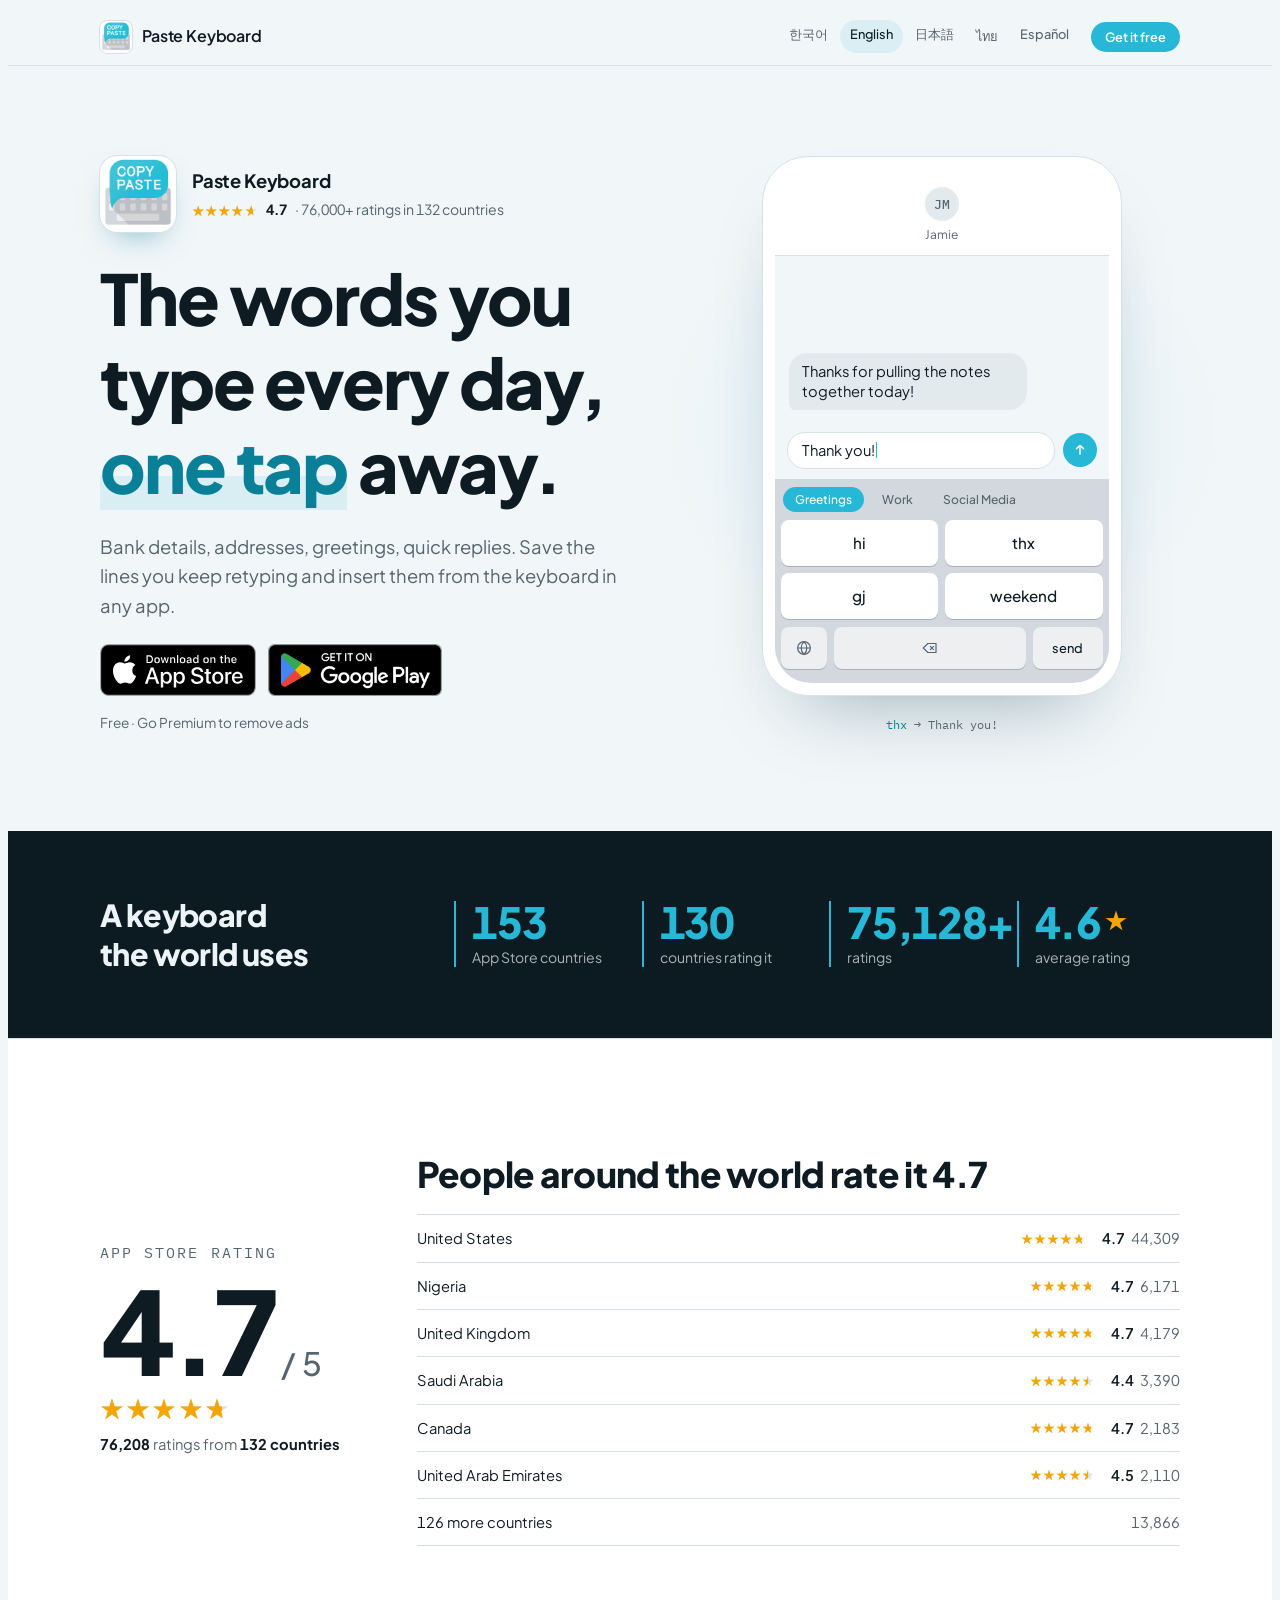
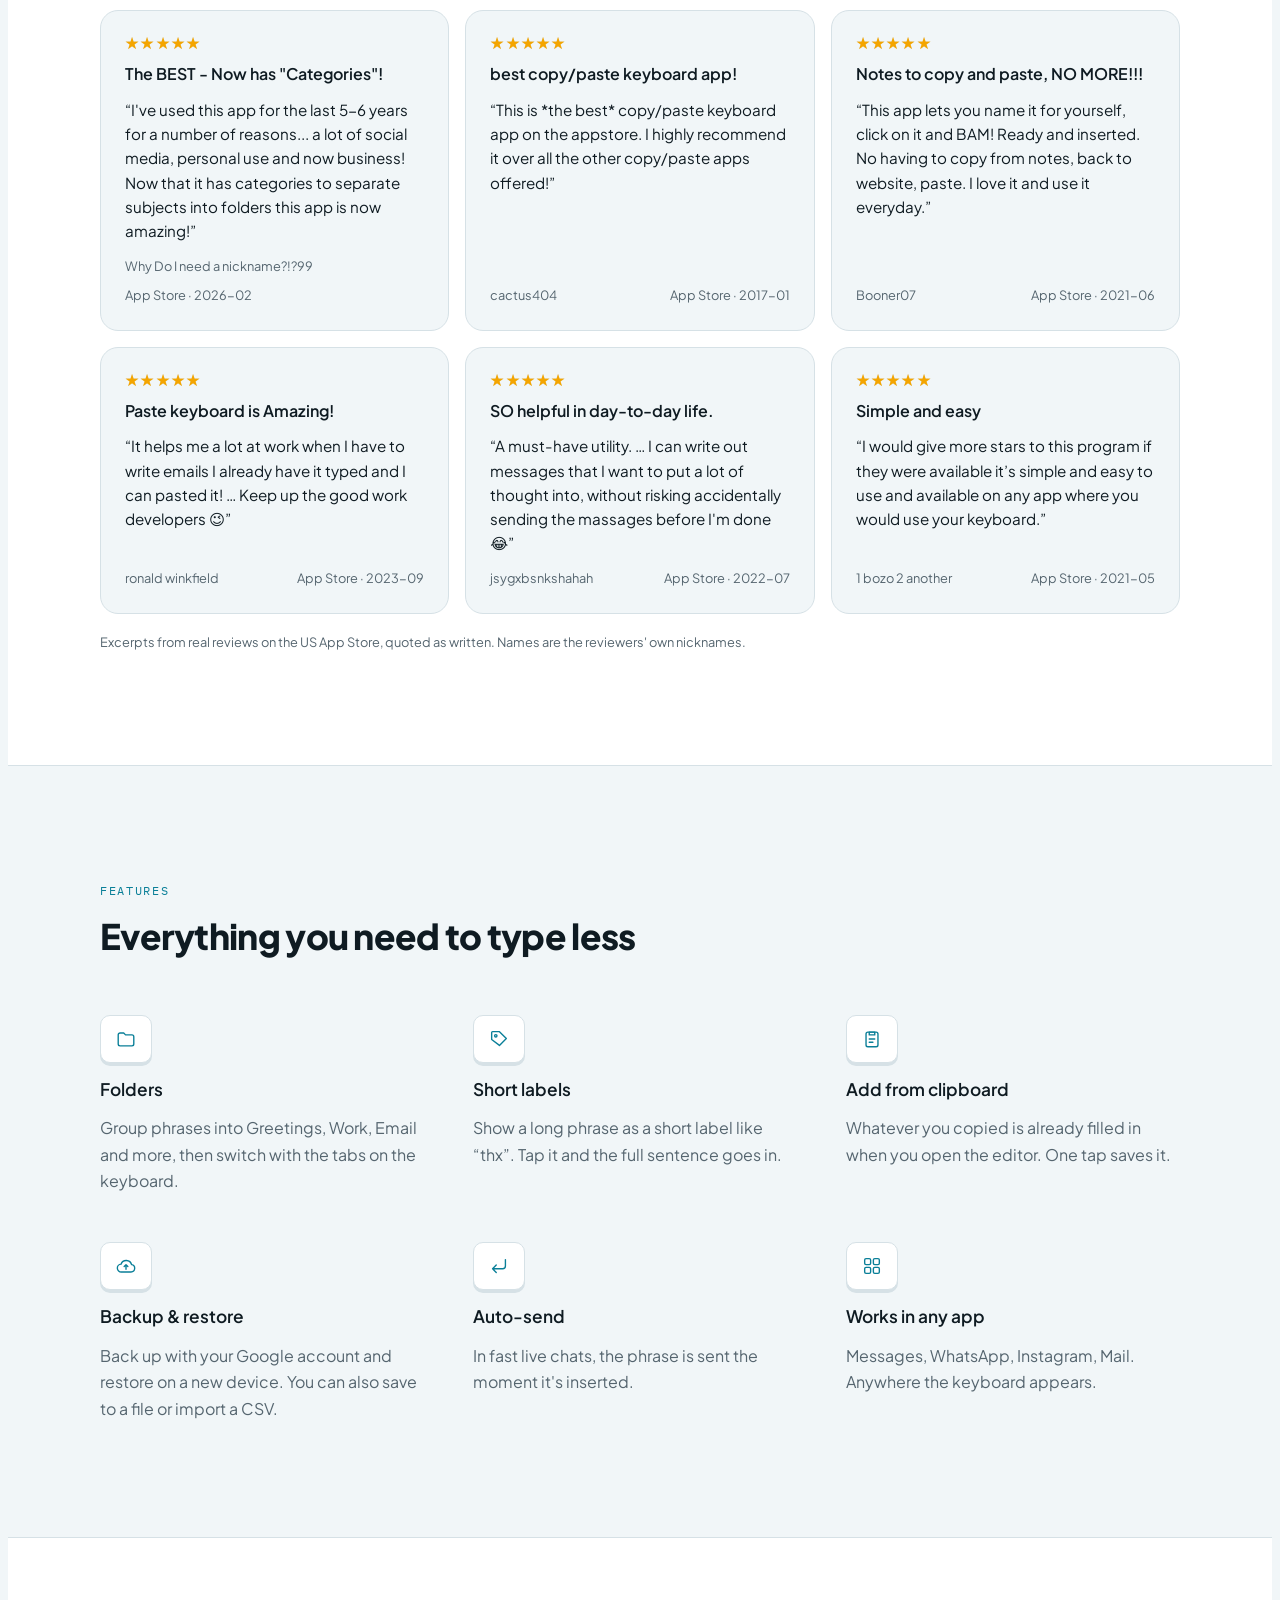
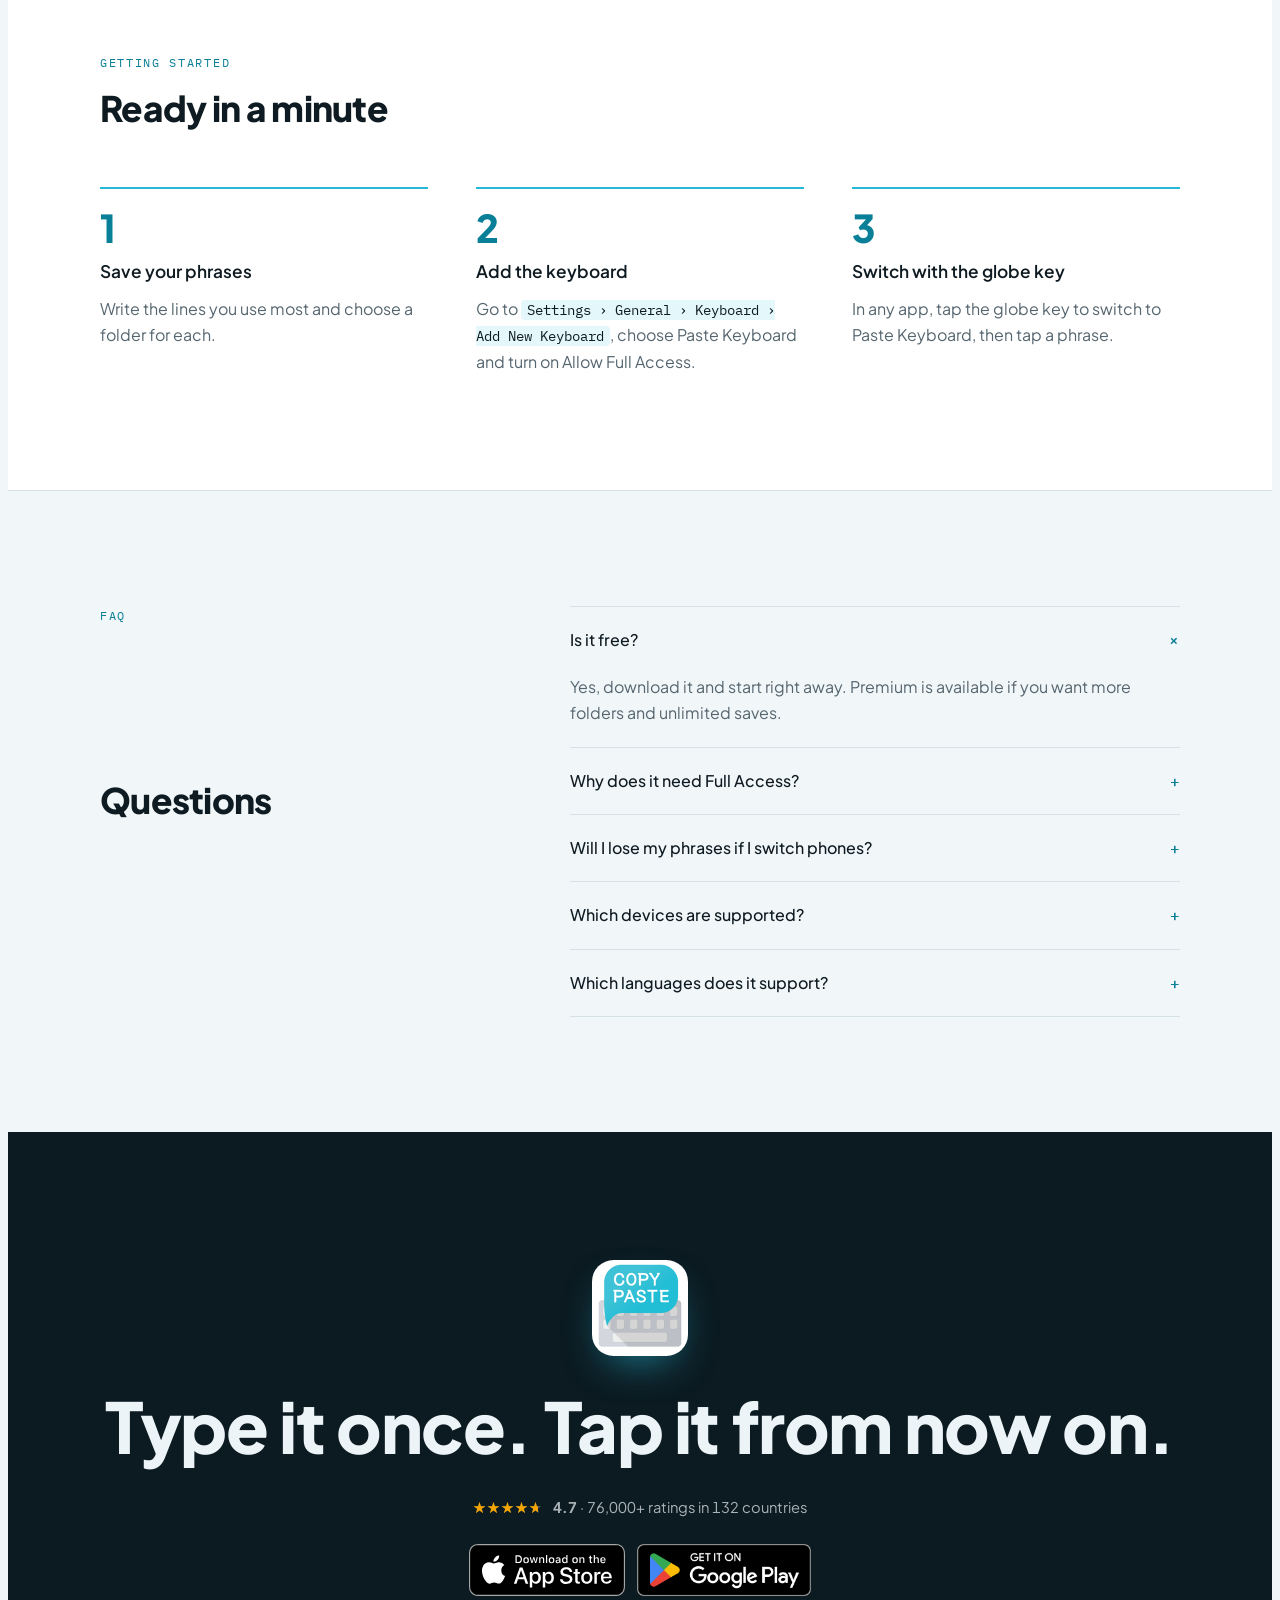
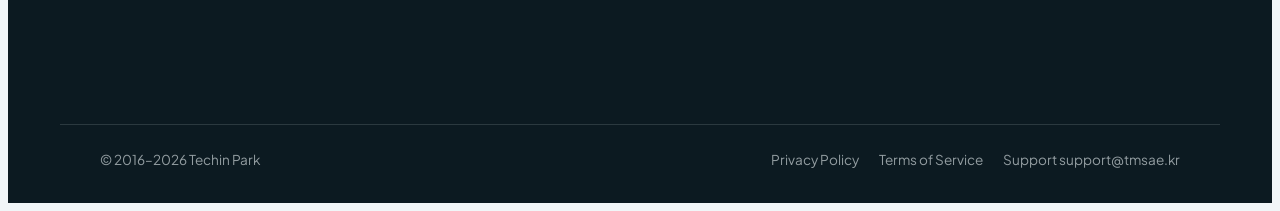
<file: index.html>
<!doctype html>
<html lang="en">
<head>
<meta charset="utf-8">
<meta name="viewport" content="width=device-width, initial-scale=1">
<title>Paste Keyboard | Insert saved phrases with one tap (iPhone &amp; Android)</title>
<meta name="description" content="Save the phrases you type every day and insert them from the keyboard in any app. Rated 4.7 from 76,000+ App Store ratings across 132 countries. Free.">
<link rel="alternate" hreflang="ko" href="https://pastekeyboard.com/ko/">
<link rel="alternate" hreflang="en" href="https://pastekeyboard.com/en/">
<link rel="alternate" hreflang="ja" href="https://pastekeyboard.com/ja/">
<link rel="alternate" hreflang="th" href="https://pastekeyboard.com/th/">
<link rel="alternate" hreflang="es" href="https://pastekeyboard.com/es/">
<link rel="alternate" hreflang="x-default" href="https://pastekeyboard.com/">
<link rel="icon" type="image/png" sizes="32x32" href="/assets/favicon-32.png">
<meta property="og:title" content="Paste Keyboard | Insert saved phrases with one tap (iPhone &amp; Android)">
<meta property="og:description" content="Save the phrases you type every day and insert them from the keyboard in any app. Rated 4.7 from 76,000+ App Store ratings across 132 countries. Free.">
<meta property="og:image" content="https://pastekeyboard.com/og/og-en.png">
<meta name="twitter:card" content="summary_large_image">
<script>
  (function () {
    var langs = ["ko","en","ja","th","es"];
    var pick = (navigator.languages || [navigator.language || "en"]).map(function (l) { return l.slice(0, 2).toLowerCase(); }).find(function (l) { return langs.indexOf(l) >= 0; });
    location.replace("/" + (pick || "en") + "/");
  })();
</script>
</head>
<body style="font-family: system-ui, sans-serif; padding: 40px 16px; text-align: center;">
<p><a href="/ko/" hreflang="ko" lang="ko">한국어</a> · <a href="/en/" hreflang="en" lang="en">English</a> · <a href="/ja/" hreflang="ja" lang="ja">日本語</a> · <a href="/th/" hreflang="th" lang="th">ไทย</a> · <a href="/es/" hreflang="es" lang="es">Español</a></p>
</body>
</html>
</file>
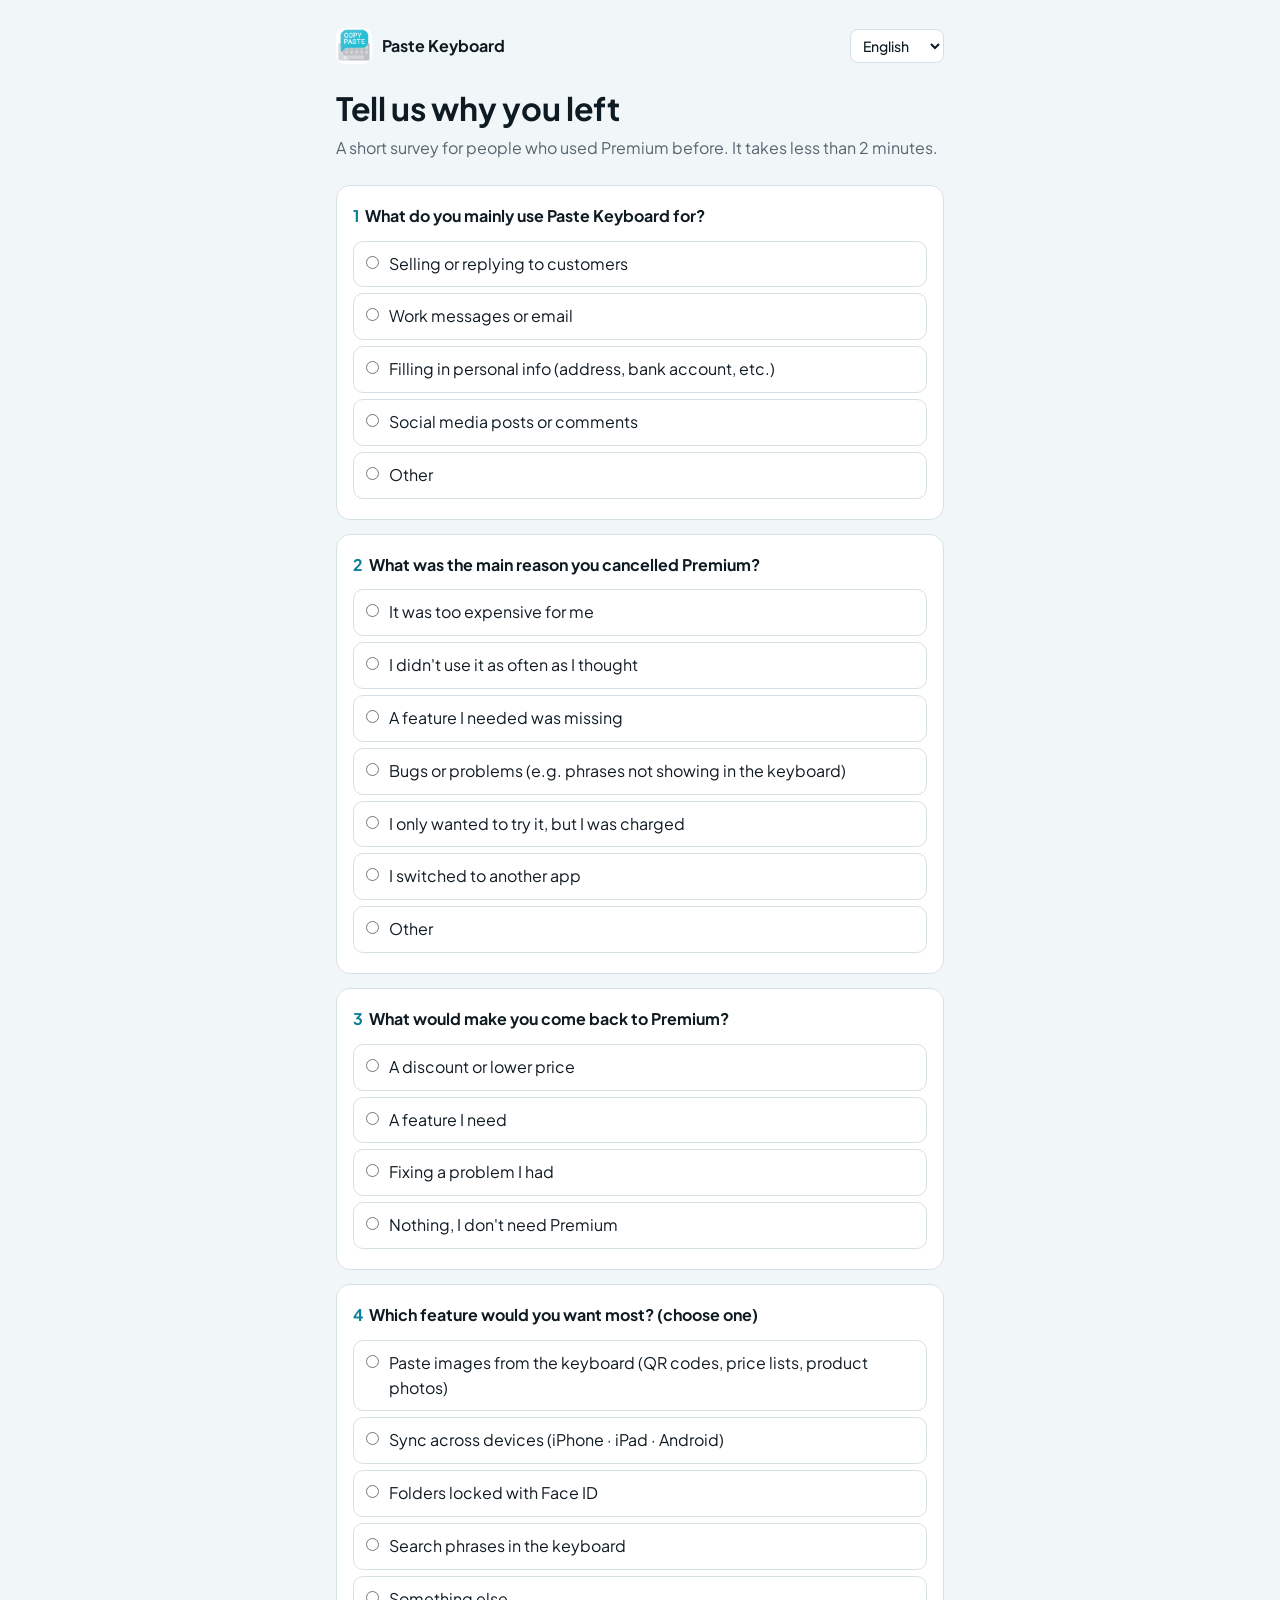
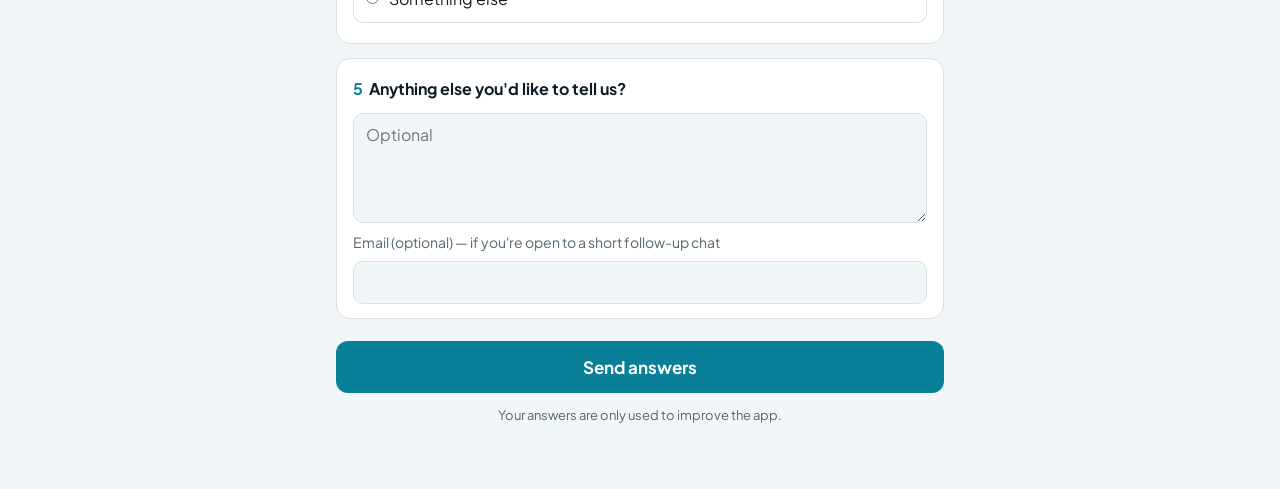
<file: churn-survey/index.html>
<!doctype html>
<html lang="en">
<head>
<meta charset="utf-8">
<meta name="viewport" content="width=device-width, initial-scale=1">
<meta name="robots" content="noindex">
<script async src="https://www.googletagmanager.com/gtag/js?id=G-1QGC8KQCWV"></script>
<script>window.dataLayer=window.dataLayer||[];function gtag(){dataLayer.push(arguments);}gtag("js",new Date());gtag("config","G-1QGC8KQCWV");</script>
<title>Paste Keyboard Survey</title>
<link rel="icon" href="/assets/favicon-32.png">
<link rel="preconnect" href="https://fonts.googleapis.com">
<link rel="preconnect" href="https://fonts.gstatic.com" crossorigin>
<link rel="stylesheet" href="https://fonts.googleapis.com/css2?family=Plus+Jakarta+Sans:wght@400;500;600;700;800&family=Noto+Sans+Thai:wght@400;500;700&display=swap">
<style>
:root {
  --paper: #F1F6F8;
  --surface: #FFFFFF;
  --ink: #0F1B22;
  --muted: #55656F;
  --line: #D6E1E6;
  --cyan: #26B8D6;
  --cyan-deep: #0A7F98;
  --cyan-wash: rgba(38, 184, 214, .12);
  --danger: #C2410C;
  --font: "Plus Jakarta Sans", "Noto Sans Thai", system-ui, -apple-system, "Apple SD Gothic Neo", "Hiragino Sans", "Segoe UI", sans-serif;
}
@media (prefers-color-scheme: dark) {
  :root:not([data-theme="light"]) {
    color-scheme: dark;
    --paper: #091217;
    --surface: #111D24;
    --ink: #E9F1F4;
    --muted: #93A6B0;
    --line: #20313A;
    --cyan: #3CC8E2;
    --cyan-deep: #62D4EA;
    --cyan-wash: rgba(60, 200, 226, .13);
    --danger: #FB923C;
  }
}
:root[data-theme="dark"] {
  color-scheme: dark;
  --paper: #091217;
  --surface: #111D24;
  --ink: #E9F1F4;
  --muted: #93A6B0;
  --line: #20313A;
  --cyan: #3CC8E2;
  --cyan-deep: #62D4EA;
  --cyan-wash: rgba(60, 200, 226, .13);
  --danger: #FB923C;
}
* { box-sizing: border-box; }
html { -webkit-text-size-adjust: 100%; }
body {
  margin: 0;
  background: var(--paper);
  color: var(--ink);
  font: 400 1rem/1.55 var(--font);
}
.wrap { max-width: 640px; margin: 0 auto; padding: 28px 16px 64px; }
header { display: flex; align-items: center; justify-content: space-between; gap: 12px; margin-bottom: 24px; }
.mark { display: flex; align-items: center; gap: 10px; font-weight: 700; }
.mark img { width: 36px; height: 36px; border-radius: 9px; }
select.lang {
  font: 500 .875rem var(--font); color: var(--ink); background: var(--surface);
  border: 1px solid var(--line); border-radius: 8px; padding: 6px 8px;
}
h1 { font-size: clamp(1.5rem, 1.2rem + 1.4vw, 2rem); line-height: 1.25; margin: 0 0 8px; letter-spacing: -.01em; }
.lead { color: var(--muted); margin: 0 0 24px; }
fieldset {
  border: 1px solid var(--line); border-radius: 14px; background: var(--surface);
  margin: 0 0 14px; padding: 18px 16px 14px;
}
legend { padding: 0; float: left; width: 100%; font-weight: 700; margin-bottom: 12px; }
legend .n { color: var(--cyan-deep); margin-right: 6px; }
legend + * { clear: both; }
.opt {
  display: flex; align-items: flex-start; gap: 10px; padding: 10px 12px; margin: 0 0 6px;
  border: 1px solid var(--line); border-radius: 10px; cursor: pointer;
}
.opt:has(input:checked) { border-color: var(--cyan); background: var(--cyan-wash); }
.opt input { margin: 4px 0 0; accent-color: var(--cyan-deep); flex: none; }
.scale { display: grid; grid-template-columns: repeat(5, 1fr); gap: 6px; }
.scale label {
  display: flex; align-items: center; justify-content: center; min-height: 44px;
  border: 1px solid var(--line); border-radius: 10px; font-weight: 700; cursor: pointer;
}
.scale label:has(input:checked) { border-color: var(--cyan); background: var(--cyan-wash); color: var(--cyan-deep); }
.scale input { position: absolute; opacity: 0; pointer-events: none; }
.scale label:has(input:focus-visible) { outline: 2px solid var(--cyan); outline-offset: 2px; }
.scale-ends { display: flex; justify-content: space-between; color: var(--muted); font-size: .8125rem; margin-top: 6px; gap: 12px; }
input[type="text"], input[type="email"], textarea {
  width: 100%; font: 400 1rem var(--font); color: var(--ink); background: var(--paper);
  border: 1px solid var(--line); border-radius: 10px; padding: 10px 12px;
}
textarea { min-height: 110px; resize: vertical; }
input:focus-visible, textarea:focus-visible, select:focus-visible, button:focus-visible { outline: 2px solid var(--cyan); outline-offset: 2px; }
.other-text { margin-top: 4px; }
.hint { color: var(--muted); font-size: .875rem; margin: 6px 0 0; }
.err { color: var(--danger); font-size: .875rem; margin: 6px 0 0; display: none; }
fieldset.invalid { border-color: var(--danger); }
fieldset.invalid .err { display: block; }
button[type="submit"] {
  width: 100%; min-height: 52px; border: 0; border-radius: 12px; cursor: pointer;
  background: var(--cyan-deep); color: #fff; font: 700 1.0625rem var(--font); margin-top: 8px;
}
:root[data-theme="dark"] button[type="submit"] { color: #062029; }
@media (prefers-color-scheme: dark) { :root:not([data-theme="light"]) button[type="submit"] { color: #062029; } }
button[disabled] { opacity: .6; cursor: default; }
.privacy { color: var(--muted); font-size: .8125rem; text-align: center; margin: 12px 0 0; }
.form-error { color: var(--danger); text-align: center; margin: 10px 0 0; display: none; }
.thanks { display: none; text-align: center; padding: 48px 8px; }
.thanks .check {
  width: 64px; height: 64px; border-radius: 50%; margin: 0 auto 16px; display: grid; place-items: center;
  background: var(--cyan-wash); color: var(--cyan-deep); font-size: 32px; font-weight: 800;
}
.hidden { display: none; }
</style>
</head>
<body>
<div class="wrap">
  <header>
    <div class="mark"><img src="/assets/icon-192.png" alt=""><span data-i18n="app">Paste Keyboard</span></div>
    <select class="lang" id="lang" aria-label="Language">
      <option value="en">English</option>
      <option value="th">ไทย</option>
      <option value="ko">한국어</option>
      <option value="ja">日本語</option>
      <option value="es">Español</option>
      <option value="zh-Hant">繁體中文</option>
    </select>
  </header>

  <main id="survey">
    <h1 data-i18n="title">Tell us why you left</h1>
    <p class="lead" data-i18n="lead">A short survey for people who used Premium before. It takes less than 2 minutes.</p>

    <form name="churn-survey" method="POST" data-netlify="true" netlify-honeypot="bot-field" novalidate>
      <input type="hidden" name="form-name" value="churn-survey">
      <input type="hidden" name="lang" value="en">
      <input type="hidden" name="src" value="">
      <p class="hidden"><label>Leave empty <input name="bot-field"></label></p>

      <fieldset data-required="usage">
        <legend><span class="n">1</span><span data-i18n="q1">What do you mainly use Paste Keyboard for?</span></legend>
        <label class="opt"><input type="radio" name="usage" value="selling"><span data-i18n="q1_selling">Selling or replying to customers</span></label>
        <label class="opt"><input type="radio" name="usage" value="work"><span data-i18n="q1_work">Work messages or email</span></label>
        <label class="opt"><input type="radio" name="usage" value="personal"><span data-i18n="q1_personal">Filling in personal info (address, bank account, etc.)</span></label>
        <label class="opt"><input type="radio" name="usage" value="social"><span data-i18n="q1_social">Social media posts or comments</span></label>
        <label class="opt"><input type="radio" name="usage" value="other"><span data-i18n="other">Other</span></label>
        <p class="err" data-i18n="required">Please answer this question.</p>
      </fieldset>

      <fieldset data-required="reason">
        <legend><span class="n">2</span><span data-i18n="q2">What was the main reason you cancelled Premium?</span></legend>
        <label class="opt"><input type="radio" name="reason" value="price"><span data-i18n="r_price">It was too expensive for me</span></label>
        <label class="opt"><input type="radio" name="reason" value="not_often"><span data-i18n="r_not_often">I didn't use it as often as I thought</span></label>
        <label class="opt"><input type="radio" name="reason" value="missing_feature"><span data-i18n="r_missing">A feature I needed was missing</span></label>
        <label class="opt"><input type="radio" name="reason" value="bug"><span data-i18n="r_bug">Bugs or problems (e.g. phrases not showing in the keyboard)</span></label>
        <label class="opt"><input type="radio" name="reason" value="trial_charge"><span data-i18n="r_trial">I only wanted to try it, but I was charged</span></label>
        <label class="opt"><input type="radio" name="reason" value="switched"><span data-i18n="r_switched">I switched to another app</span></label>
        <label class="opt"><input type="radio" name="reason" value="other"><span data-i18n="other">Other</span></label>
        <input class="other-text hidden" type="text" name="reason_other" disabled maxlength="200" data-i18n-placeholder="reason_other_ph" placeholder="What was the reason?">
        <p class="err" data-i18n="required">Please answer this question.</p>
      </fieldset>

      <fieldset data-required="comeback">
        <legend><span class="n">3</span><span data-i18n="q3c">What would make you come back to Premium?</span></legend>
        <label class="opt"><input type="radio" name="comeback" value="discount"><span data-i18n="c_discount">A discount or lower price</span></label>
        <label class="opt"><input type="radio" name="comeback" value="feature"><span data-i18n="c_feature">A feature I need</span></label>
        <label class="opt"><input type="radio" name="comeback" value="bug_fix"><span data-i18n="c_fix">Fixing a problem I had</span></label>
        <label class="opt"><input type="radio" name="comeback" value="nothing"><span data-i18n="c_nothing">Nothing, I don't need Premium</span></label>
        <p class="err" data-i18n="required">Please answer this question.</p>
      </fieldset>

      <fieldset data-required="feature">
        <legend><span class="n">4</span><span data-i18n="q3">Which feature would you want most? (choose one)</span></legend>
        <label class="opt"><input type="radio" name="feature" value="image_paste"><span data-i18n="q3_image">Paste images from the keyboard (QR codes, price lists, product photos)</span></label>
        <label class="opt"><input type="radio" name="feature" value="sync"><span data-i18n="q3_sync">Sync across devices (iPhone · iPad · Android)</span></label>
        <label class="opt"><input type="radio" name="feature" value="lock_folder"><span data-i18n="q3_lock">Folders locked with Face ID</span></label>
        <label class="opt"><input type="radio" name="feature" value="keyboard_search"><span data-i18n="q3_search">Search phrases in the keyboard</span></label>
        <label class="opt"><input type="radio" name="feature" value="other"><span data-i18n="q3_other">Something else</span></label>
        <input class="other-text hidden" type="text" name="feature_other" disabled maxlength="200" data-i18n-placeholder="q3_other_ph" placeholder="Which feature?">
        <p class="err" data-i18n="required">Please answer this question.</p>
      </fieldset>

      <fieldset>
        <legend><span class="n">5</span><span data-i18n="q5">Anything else you'd like to tell us?</span></legend>
        <textarea name="comment" maxlength="2000" data-i18n-placeholder="q5_ph" placeholder="Optional"></textarea>
        <label for="email" class="hint" data-i18n="email">Email (optional) — if you're open to a short follow-up chat</label>
        <input id="email" type="email" name="email" maxlength="200" autocomplete="email" style="margin-top:6px">
      </fieldset>

      <button type="submit" data-i18n="submit">Send answers</button>
      <p class="form-error" data-i18n="send_error">Couldn't send. Please try again.</p>
      <p class="privacy" data-i18n="privacy">Your answers are only used to improve the app.</p>
    </form>
  </main>

  <section class="thanks" id="thanks" aria-live="polite">
    <div class="check">✓</div>
    <h1 data-i18n="thanks_title">Thank you!</h1>
    <p class="lead" data-i18n="thanks_body">Your answers help us make Paste Keyboard better.</p>
  </section>
</div>

<script>
(function () {
  var T = {
    "en": {
      app: "Paste Keyboard",
      q1: "What do you mainly use Paste Keyboard for?",
      q1_selling: "Selling or replying to customers",
      q1_work: "Work messages or email",
      q1_personal: "Filling in personal info (address, bank account, etc.)",
      q1_social: "Social media posts or comments",
      other: "Other",
      q3: "Which feature would you want most? (choose one)",
      q3_image: "Paste images from the keyboard (QR codes, price lists, product photos)",
      q3_sync: "Sync across devices (iPhone · iPad · Android)",
      q3_lock: "Folders locked with Face ID",
      q3_search: "Search phrases in the keyboard",
      q3_other: "Something else",
      q3_other_ph: "Which feature?",
      q5_ph: "Optional",
      email: "Email (optional) — if you're open to a short follow-up chat",
      submit: "Send answers",
      sending: "Sending…",
      send_error: "Couldn't send. Please try again.",
      required: "Please answer this question.",
      privacy: "Your answers are only used to improve the app.",
      thanks_title: "Thank you!",
      title: "Tell us why you left",
      lead: "A short survey for people who used Premium before. It takes less than 2 minutes.",
      q2: "What was the main reason you cancelled Premium?",
      r_price: "It was too expensive for me",
      r_not_often: "I didn't use it as often as I thought",
      r_missing: "A feature I needed was missing",
      r_bug: "Bugs or problems (e.g. phrases not showing in the keyboard)",
      r_trial: "I only wanted to try it, but I was charged",
      r_switched: "I switched to another app",
      reason_other_ph: "What was the reason?",
      q3c: "What would make you come back to Premium?",
      c_discount: "A discount or lower price",
      c_feature: "A feature I need",
      c_fix: "Fixing a problem I had",
      c_nothing: "Nothing, I don't need Premium",
      q5: "Anything else you'd like to tell us?",
      thanks_body: "Your answers help us make Paste Keyboard better."
    },
    "th": {
      app: "Paste Keyboard",
      q1: "คุณใช้ Paste Keyboard ทำอะไรเป็นหลัก?",
      q1_selling: "ขายของ หรือตอบแชทลูกค้า",
      q1_work: "ข้อความหรืออีเมลเกี่ยวกับงาน",
      q1_personal: "กรอกข้อมูลส่วนตัว (ที่อยู่ เลขบัญชี ฯลฯ)",
      q1_social: "โพสต์หรือคอมเมนต์ในโซเชียล",
      other: "อื่น ๆ",
      q3: "ฟีเจอร์ไหนที่คุณอยากได้มากที่สุด? (เลือก 1 ข้อ)",
      q3_image: "วางรูปภาพจากคีย์บอร์ด (QR โค้ด ป้ายราคา รูปสินค้า)",
      q3_sync: "ซิงค์ข้ามอุปกรณ์ (iPhone · iPad · Android)",
      q3_lock: "โฟลเดอร์ที่ล็อกด้วย Face ID",
      q3_search: "ค้นหาข้อความในคีย์บอร์ด",
      q3_other: "อย่างอื่น",
      q3_other_ph: "ฟีเจอร์ที่อยากได้",
      q5_ph: "ไม่บังคับ",
      email: "อีเมล (ไม่บังคับ) หากยินดีให้เราติดต่อเพื่อพูดคุยสั้น ๆ",
      submit: "ส่งคำตอบ",
      sending: "กำลังส่ง…",
      send_error: "ส่งไม่สำเร็จ โปรดลองอีกครั้ง",
      required: "โปรดตอบคำถามนี้",
      privacy: "คำตอบของคุณจะใช้เพื่อปรับปรุงแอปเท่านั้น",
      thanks_title: "ขอบคุณมาก!",
      title: "บอกเราหน่อยว่าทำไมคุณถึงยกเลิก",
      lead: "แบบสอบถามสั้น ๆ สำหรับผู้ที่เคยใช้พรีเมียม ใช้เวลาไม่ถึง 2 นาที",
      q2: "เหตุผลหลักที่คุณยกเลิกพรีเมียมคืออะไร?",
      r_price: "ราคาแพงเกินไปสำหรับฉัน",
      r_not_often: "ไม่ได้ใช้บ่อยอย่างที่คิด",
      r_missing: "ไม่มีฟีเจอร์ที่ต้องการ",
      r_bug: "มีปัญหาหรือข้อผิดพลาด (เช่น ข้อความไม่แสดงในคีย์บอร์ด)",
      r_trial: "แค่อยากลองใช้ แต่ถูกเรียกเก็บเงิน",
      r_switched: "เปลี่ยนไปใช้แอปอื่น",
      reason_other_ph: "เหตุผลคืออะไร?",
      q3c: "อะไรจะทำให้คุณกลับมาใช้พรีเมียมอีกครั้ง?",
      c_discount: "ส่วนลดหรือราคาที่ถูกลง",
      c_feature: "ฟีเจอร์ที่ต้องการ",
      c_fix: "แก้ปัญหาที่เคยเจอ",
      c_nothing: "ไม่มี (ไม่ต้องการพรีเมียม)",
      q5: "มีอะไรอื่นที่อยากบอกเราไหม?",
      thanks_body: "คำตอบของคุณช่วยให้เราทำ Paste Keyboard ให้ดียิ่งขึ้น"
    },
    "ko": {
      app: "복붙키보드",
      q1: "복붙키보드를 주로 어디에 쓰시나요?",
      q1_selling: "판매나 고객 응대",
      q1_work: "업무 메시지나 메일",
      q1_personal: "개인 정보 입력 (주소, 계좌번호 등)",
      q1_social: "SNS 글이나 댓글",
      other: "기타",
      q3: "가장 갖고 싶은 기능 하나를 골라 주세요.",
      q3_image: "키보드에서 이미지 붙여넣기 (QR 코드, 가격표, 상품 사진)",
      q3_sync: "기기 간 동기화 (iPhone · iPad · Android)",
      q3_lock: "Face ID로 잠그는 폴더",
      q3_search: "키보드에서 문구 검색",
      q3_other: "다른 기능",
      q3_other_ph: "어떤 기능인가요?",
      q5_ph: "선택 사항",
      email: "이메일 (선택) — 짧은 인터뷰에 응해 주실 수 있다면",
      submit: "답변 보내기",
      sending: "보내는 중…",
      send_error: "보내지 못했습니다. 다시 시도해 주세요.",
      required: "이 질문에 답해 주세요.",
      privacy: "답변은 앱 개선에만 사용됩니다.",
      thanks_title: "감사합니다!",
      title: "구독을 그만두신 이유를 들려주세요",
      lead: "프리미엄을 이용해 주셨던 분들께 드리는 짧은 설문입니다. 2분이면 끝나요.",
      q2: "프리미엄 구독을 취소한 가장 큰 이유는 무엇인가요?",
      r_price: "가격이 부담돼서",
      r_not_often: "생각보다 자주 쓰지 않아서",
      r_missing: "필요한 기능이 없어서",
      r_bug: "오류나 불편 때문에 (예: 키보드에 문구가 안 보임)",
      r_trial: "무료 체험만 해보려 했는데 결제돼서",
      r_switched: "다른 앱으로 바꿔서",
      reason_other_ph: "어떤 이유인가요?",
      q3c: "무엇이 있으면 프리미엄을 다시 구독하시겠어요?",
      c_discount: "할인이나 더 낮은 가격",
      c_feature: "필요한 기능",
      c_fix: "겪었던 문제 해결",
      c_nothing: "없음 (프리미엄이 필요 없어요)",
      q5: "그 밖에 하고 싶은 말씀이 있다면 알려 주세요.",
      thanks_body: "보내 주신 답변으로 복붙키보드를 더 좋게 만들겠습니다."
    },
    "ja": {
      app: "コピペキーボード",
      q1: "コピペキーボードを主に何に使っていますか？",
      q1_selling: "販売やお客様への返信",
      q1_work: "仕事のメッセージやメール",
      q1_personal: "個人情報の入力（住所、口座番号など）",
      q1_social: "SNSの投稿やコメント",
      other: "その他",
      q3: "いちばん欲しい機能をひとつ選んでください。",
      q3_image: "キーボードから画像を貼り付け（QRコード、価格表、商品写真）",
      q3_sync: "デバイス間の同期（iPhone · iPad · Android）",
      q3_lock: "Face IDでロックできるフォルダ",
      q3_search: "キーボードで定型文を検索",
      q3_other: "その他の機能",
      q3_other_ph: "どんな機能ですか？",
      q5_ph: "任意",
      email: "メールアドレス（任意）— 短いインタビューにご協力いただける場合",
      submit: "回答を送信",
      sending: "送信中…",
      send_error: "送信できませんでした。もう一度お試しください。",
      required: "この質問に回答してください。",
      privacy: "回答はアプリの改善にのみ使用します。",
      thanks_title: "ありがとうございました！",
      title: "解約の理由を教えてください",
      lead: "以前プレミアムをご利用いただいた方への短いアンケートです。2分で終わります。",
      q2: "プレミアムを解約したいちばんの理由は？",
      r_price: "料金が高いと感じた",
      r_not_often: "思ったより使わなかった",
      r_missing: "必要な機能がなかった",
      r_bug: "不具合や使いにくさ（例：キーボードに定型文が表示されない）",
      r_trial: "お試しのつもりだったのに課金された",
      r_switched: "別のアプリに乗り換えた",
      reason_other_ph: "どんな理由ですか？",
      q3c: "何があればプレミアムを再開したいと思いますか？",
      c_discount: "割引やもっと安い料金",
      c_feature: "必要な機能",
      c_fix: "困っていた問題の解決",
      c_nothing: "特にない（プレミアムは必要ない）",
      q5: "そのほか、伝えたいことがあれば教えてください。",
      thanks_body: "いただいた回答をもとに、コピペキーボードをもっと良くしていきます。"
    },
    "es": {
      app: "Teclado de Pegar",
      q1: "¿Para qué usas principalmente Teclado de Pegar?",
      q1_selling: "Vender o responder a clientes",
      q1_work: "Mensajes o correos de trabajo",
      q1_personal: "Escribir datos personales (dirección, cuenta bancaria, etc.)",
      q1_social: "Publicaciones o comentarios en redes sociales",
      other: "Otro",
      q3: "¿Qué función te gustaría más? (elige una)",
      q3_image: "Pegar imágenes desde el teclado (códigos QR, listas de precios, fotos de productos)",
      q3_sync: "Sincronizar entre dispositivos (iPhone · iPad · Android)",
      q3_lock: "Carpetas bloqueadas con Face ID",
      q3_search: "Buscar frases desde el teclado",
      q3_other: "Otra cosa",
      q3_other_ph: "¿Qué función?",
      q5_ph: "Opcional",
      email: "Correo (opcional): si te parece bien una charla breve",
      submit: "Enviar respuestas",
      sending: "Enviando…",
      send_error: "No se pudo enviar. Inténtalo de nuevo.",
      required: "Responde esta pregunta.",
      privacy: "Tus respuestas solo se usan para mejorar la app.",
      thanks_title: "¡Gracias!",
      title: "Cuéntanos por qué te fuiste",
      lead: "Una encuesta breve para quienes usaron Premium. Toma menos de 2 minutos.",
      q2: "¿Cuál fue la razón principal para cancelar Premium?",
      r_price: "Era demasiado caro para mí",
      r_not_often: "No lo usaba tanto como pensaba",
      r_missing: "Faltaba una función que necesitaba",
      r_bug: "Errores o problemas (p. ej., las frases no aparecían en el teclado)",
      r_trial: "Solo quería probarlo, pero me cobraron",
      r_switched: "Me cambié a otra app",
      reason_other_ph: "¿Cuál fue la razón?",
      q3c: "¿Qué te haría volver a Premium?",
      c_discount: "Un descuento o un precio más bajo",
      c_feature: "Una función que necesito",
      c_fix: "Que se solucione un problema que tuve",
      c_nothing: "Nada, no necesito Premium",
      q5: "¿Hay algo más que quieras contarnos?",
      thanks_body: "Tus respuestas nos ayudan a mejorar Teclado de Pegar."
    },
    "zh-Hant": {
      app: "複製貼上鍵盤",
      title: "告訴我們您取消的原因",
      lead: "這是給曾經使用 Premium 的用戶的簡短問卷，不到 2 分鐘就能完成。",
      q1: "您主要用複製貼上鍵盤做什麼？",
      q1_selling: "銷售或回覆客人",
      q1_work: "工作訊息或電子郵件",
      q1_personal: "輸入個人資料（地址、銀行帳號等）",
      q1_social: "社群貼文或留言",
      other: "其他",
      q2: "您取消 Premium 的主要原因是什麼？",
      r_price: "價格對我來說太貴",
      r_not_often: "沒有想像中那麼常用",
      r_missing: "缺少我需要的功能",
      r_bug: "有錯誤或不便（例如：鍵盤裡沒有顯示常用語）",
      r_trial: "只想試用，卻被收費了",
      r_switched: "改用其他 App",
      reason_other_ph: "是什麼原因呢？",
      q3c: "有什麼能讓您重新訂閱 Premium？",
      c_discount: "折扣或更低的價格",
      c_feature: "我需要的功能",
      c_fix: "解決我遇到的問題",
      c_nothing: "沒有（我不需要 Premium）",
      q3: "您最想要哪個功能？（選一個）",
      q3_image: "從鍵盤貼上圖片（QR Code、價目表、商品照片）",
      q3_sync: "跨裝置同步（iPhone · iPad · Android）",
      q3_lock: "用 Face ID 鎖定的資料夾",
      q3_search: "在鍵盤中搜尋常用語",
      q3_other: "其他功能",
      q3_other_ph: "是什麼功能呢？",
      q5: "還有其他想告訴我們的嗎？",
      q5_ph: "選填",
      email: "電子郵件（選填）— 如果您願意接受簡短訪談",
      submit: "送出回答",
      sending: "傳送中…",
      send_error: "無法送出，請再試一次。",
      required: "請回答這個問題。",
      privacy: "您的回答僅用於改善 App。",
      thanks_title: "謝謝您！",
      thanks_body: "您的回答能幫助我們讓複製貼上鍵盤變得更好。"
    }
  };

  var params = new URLSearchParams(location.search);
  var form = document.querySelector("form");
  var select = document.getElementById("lang");

  // zh-TW·zh-HK·zh-Hant 는 번체, 간체(zh-CN·zh-Hans 등)는 영어
  function normalize(code) {
    code = String(code || "").toLowerCase();
    if (code.indexOf("zh") === 0) return /hant|tw|hk|mo/.test(code) ? "zh-Hant" : "";
    code = code.split("-")[0];
    return T[code] ? code : "";
  }

  function pickLang() {
    var q = normalize(params.get("lang"));
    if (q) return q;
    var langs = navigator.languages || [navigator.language || "en"];
    for (var i = 0; i < langs.length; i++) {
      var code = normalize(langs[i]);
      if (code) return code;
    }
    return "en";
  }

  function apply(lang) {
    var t = T[lang];
    document.documentElement.lang = lang;
    document.querySelectorAll("[data-i18n]").forEach(function (el) {
      var key = el.getAttribute("data-i18n");
      if (t[key]) el.textContent = t[key];
    });
    document.querySelectorAll("[data-i18n-placeholder]").forEach(function (el) {
      var key = el.getAttribute("data-i18n-placeholder");
      if (t[key]) el.placeholder = t[key];
    });
    document.title = t.title;
    form.elements.lang.value = lang;
    select.value = lang;
  }

  var current = pickLang();
  apply(current);
  form.elements.src.value = (params.get("src") || "").slice(0, 60);

  select.addEventListener("change", function () {
    current = select.value;
    apply(current);
  });

  // "기타"를 고르면 직접 입력란을 보여 줌 (질문 이름 → 입력란 이름)
  var OTHER_TEXT = { reason: "reason_other", feature: "feature_other" };
  form.addEventListener("change", function (e) {
    var textName = OTHER_TEXT[e.target.name];
    if (textName) {
      var otherText = form.elements[textName];
      var isOther = e.target.value === "other";
      otherText.classList.toggle("hidden", !isOther);
      // 숨긴 입력도 FormData 에 들어가므로 비우고 비활성화 (disabled 는 제출되지 않음)
      otherText.disabled = !isOther;
      if (isOther) {
        otherText.focus();
      } else {
        otherText.value = "";
      }
    }
    var fs = e.target.closest("fieldset");
    if (fs) fs.classList.remove("invalid");
  });

  form.addEventListener("submit", function (e) {
    e.preventDefault();
    var firstInvalid = null;
    form.querySelectorAll("fieldset[data-required]").forEach(function (fs) {
      var name = fs.getAttribute("data-required");
      var ok = !!form.querySelector('input[name="' + name + '"]:checked');
      fs.classList.toggle("invalid", !ok);
      if (!ok && !firstInvalid) firstInvalid = fs;
    });
    if (firstInvalid) {
      firstInvalid.scrollIntoView({ behavior: "smooth", block: "center" });
      return;
    }

    var button = form.querySelector('button[type="submit"]');
    var errorLine = form.querySelector(".form-error");
    button.disabled = true;
    button.textContent = T[current].sending;
    errorLine.style.display = "none";

    fetch("/churn-survey/", {
      method: "POST",
      headers: { "Content-Type": "application/x-www-form-urlencoded" },
      body: new URLSearchParams(new FormData(form)).toString()
    }).then(function (res) {
      if (!res.ok) throw new Error(String(res.status));
      if (typeof gtag === "function") gtag("event", "churn_survey_submitted", { lang: current });
      document.getElementById("survey").style.display = "none";
      var thanks = document.getElementById("thanks");
      thanks.style.display = "block";
      window.scrollTo(0, 0);
    }).catch(function () {
      button.disabled = false;
      button.textContent = T[current].submit;
      errorLine.style.display = "block";
    });
  });
})();
</script>
</body>
</html>
</file>
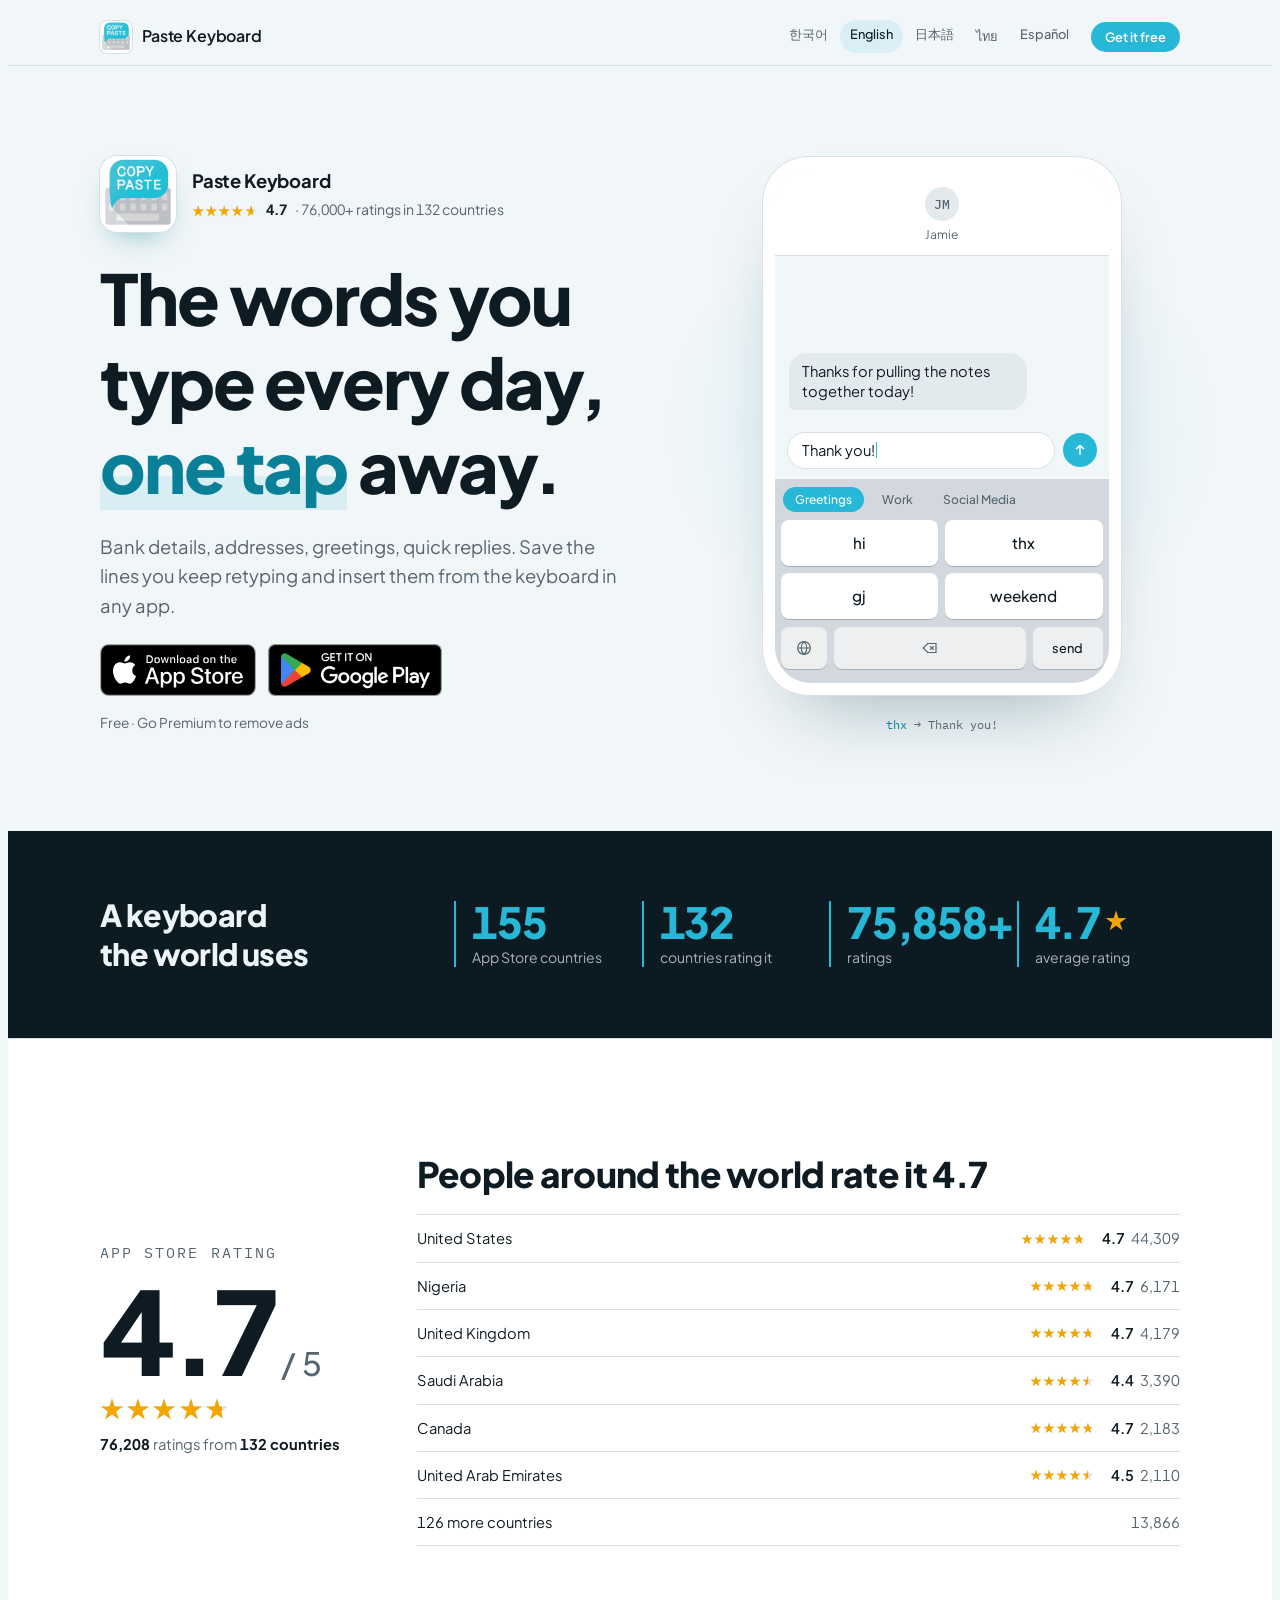
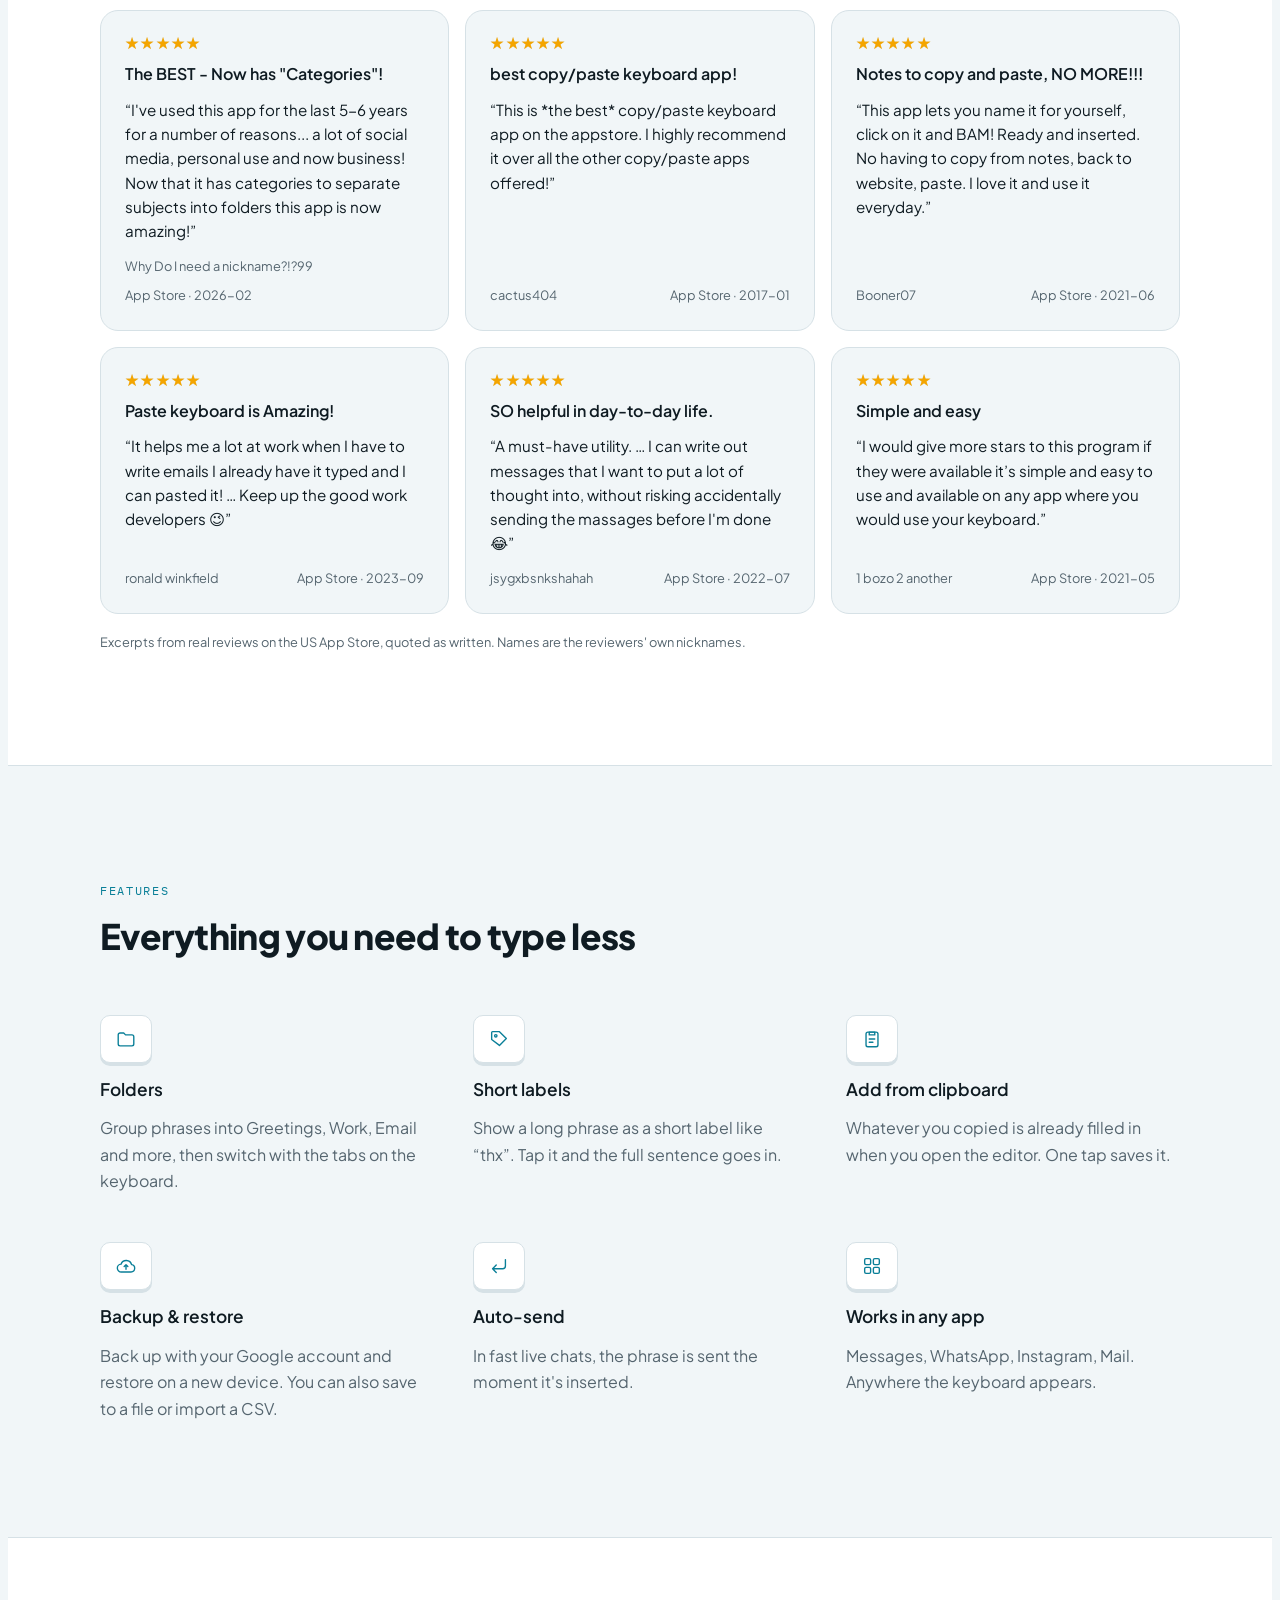
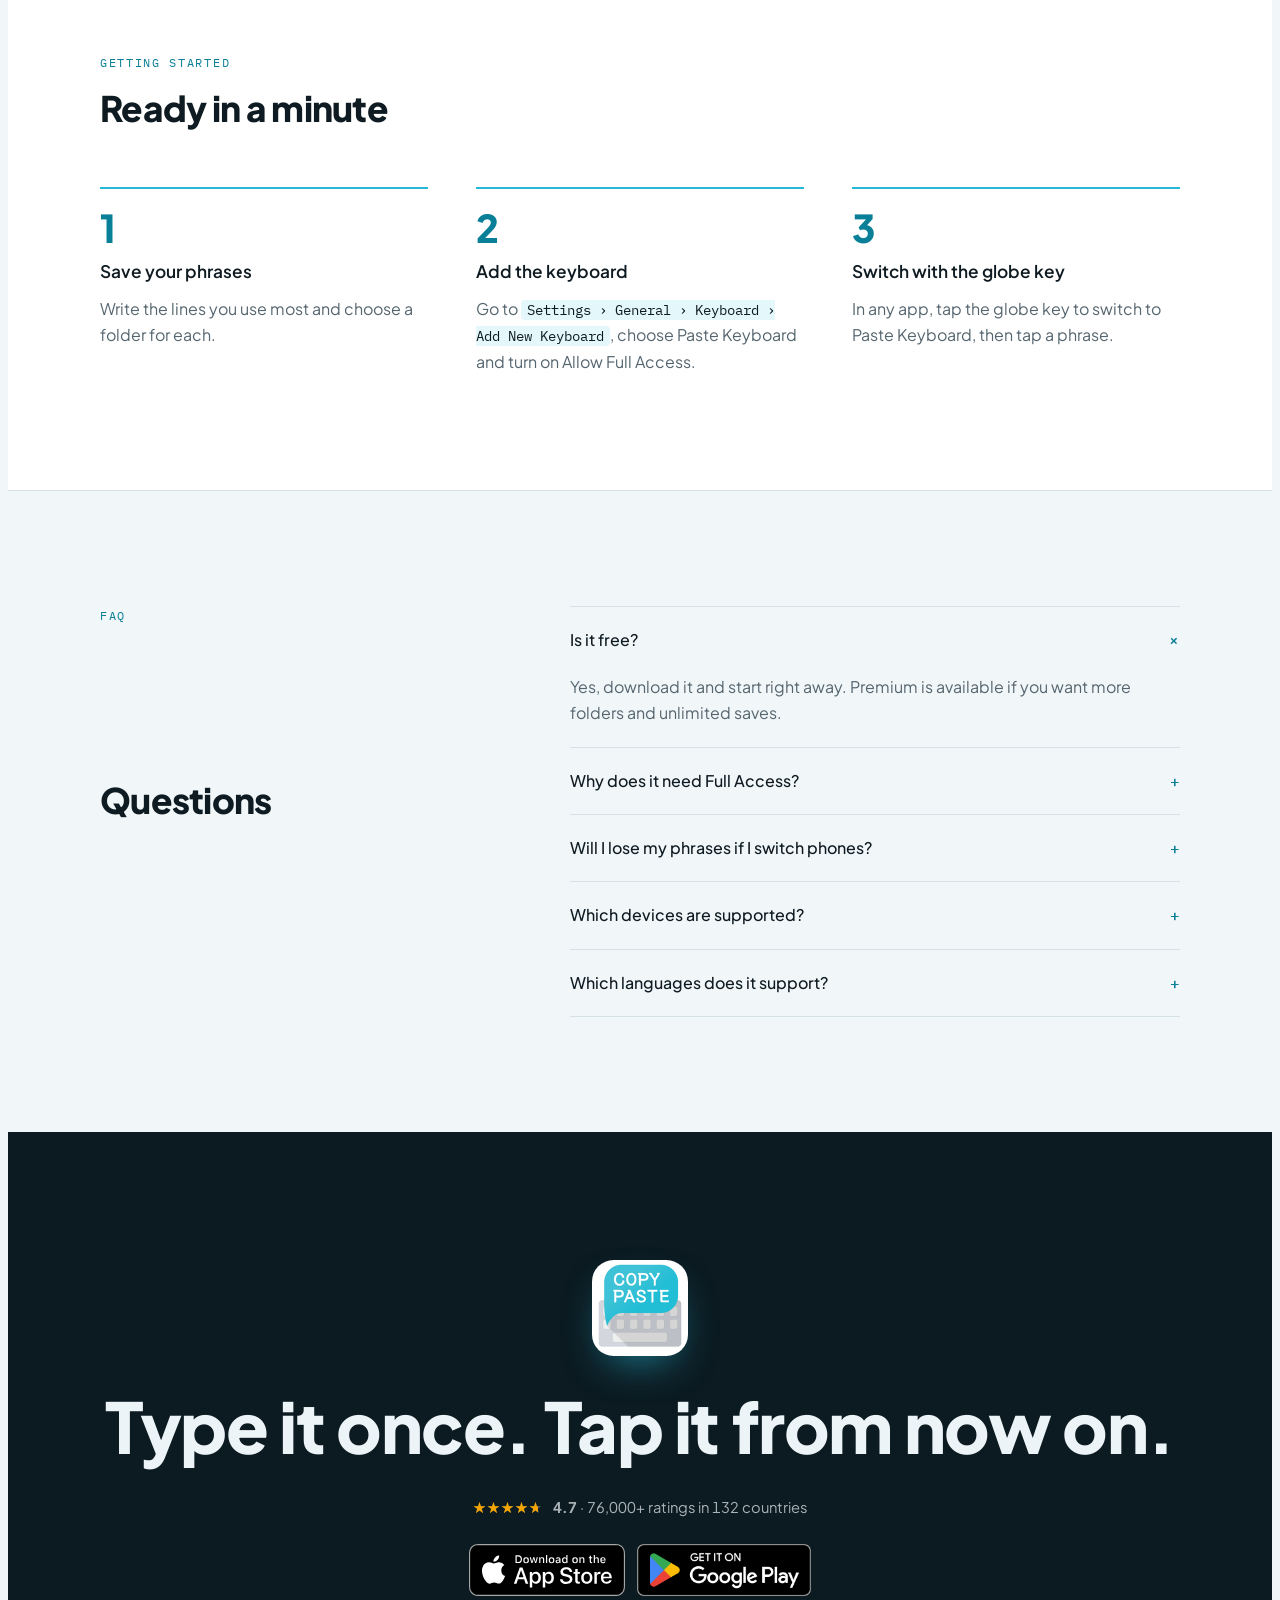
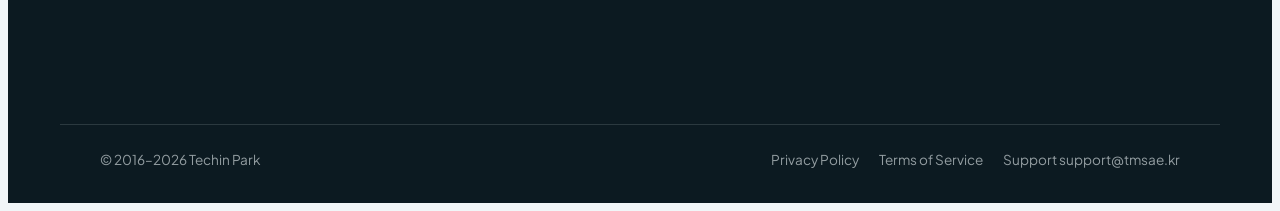
<file: en/index.html>
<!doctype html>
<html lang="en">
<head>
<meta charset="utf-8">
<meta name="viewport" content="width=device-width, initial-scale=1, viewport-fit=cover">
<title>Paste Keyboard | Insert saved phrases with one tap (iPhone &amp; Android)</title>
<meta name="description" content="Save the phrases you type every day and insert them from the keyboard in any app. Rated 4.7 from 76,000+ App Store ratings across 132 countries. Free.">
<link rel="canonical" href="https://pastekeyboard.com/en/">
<link rel="alternate" hreflang="ko" href="https://pastekeyboard.com/ko/">
<link rel="alternate" hreflang="en" href="https://pastekeyboard.com/en/">
<link rel="alternate" hreflang="ja" href="https://pastekeyboard.com/ja/">
<link rel="alternate" hreflang="th" href="https://pastekeyboard.com/th/">
<link rel="alternate" hreflang="es" href="https://pastekeyboard.com/es/">
<link rel="alternate" hreflang="x-default" href="https://pastekeyboard.com/">
<meta name="theme-color" content="#F1F6F8" media="(prefers-color-scheme: light)">
<meta name="theme-color" content="#091217" media="(prefers-color-scheme: dark)">
<meta name="apple-itunes-app" content="app-id=1066723174">
<link rel="icon" type="image/png" sizes="32x32" href="/assets/favicon-32.png">
<link rel="apple-touch-icon" href="/assets/apple-touch-icon.png">
<meta property="og:type" content="website">
<meta property="og:site_name" content="Paste Keyboard">
<meta property="og:title" content="Paste Keyboard | Insert saved phrases with one tap (iPhone &amp; Android)">
<meta property="og:description" content="Save the phrases you type every day and insert them from the keyboard in any app. Rated 4.7 from 76,000+ App Store ratings across 132 countries. Free.">
<meta property="og:url" content="https://pastekeyboard.com/en/">
<meta property="og:image" content="https://pastekeyboard.com/og/og-en.png">
<meta property="og:image:type" content="image/png">
<meta property="og:image:width" content="1200">
<meta property="og:image:height" content="630">
<meta property="og:image:alt" content="Paste Keyboard · The words you type every day, one tap away.">
<meta property="og:locale" content="en_US">
<meta property="og:locale:alternate" content="ko_KR">
<meta property="og:locale:alternate" content="ja_JP">
<meta property="og:locale:alternate" content="th_TH">
<meta property="og:locale:alternate" content="es_ES">
<meta name="twitter:card" content="summary_large_image">
<meta name="twitter:title" content="Paste Keyboard | Insert saved phrases with one tap (iPhone &amp; Android)">
<meta name="twitter:description" content="Save the phrases you type every day and insert them from the keyboard in any app. Rated 4.7 from 76,000+ App Store ratings across 132 countries. Free.">
<meta name="twitter:image" content="https://pastekeyboard.com/og/og-en.png">
<link rel="preconnect" href="https://fonts.googleapis.com">
<link rel="preconnect" href="https://fonts.gstatic.com" crossorigin>
<link rel="stylesheet" href="https://fonts.googleapis.com/css2?family=IBM+Plex+Mono:wght@500&family=Plus+Jakarta+Sans:wght@400;500;600;700;800&display=swap">
<link rel="stylesheet" href="/assets/site.css">
<script type="application/ld+json">{"@context":"https://schema.org","@type":"MobileApplication","name":"Paste Keyboard","alternateName":["복붙키보드","コピペキーボード","Teclado de Pegar"],"description":"Save the phrases you type every day and insert them from the keyboard in any app. Rated 4.7 from 76,000+ App Store ratings across 132 countries. Free.","url":"https://pastekeyboard.com/en/","image":"https://pastekeyboard.com/assets/icon-512.png","operatingSystem":"iOS 15.0+, Android","applicationCategory":"UtilitiesApplication","inLanguage":"en","offers":{"@type":"Offer","price":"0","priceCurrency":"USD"},"aggregateRating":{"@type":"AggregateRating","ratingValue":"4.7","ratingCount":"76208","bestRating":"5"},"installUrl":"https://apps.apple.com/us/app/id1066723174","sameAs":["https://apps.apple.com/app/id1066723174","https://play.google.com/store/apps/details?id=com.tmsaeapp.copypastekeyboard&hl=en"],"author":{"@type":"Person","name":"Techin Park"}}</script>
<script type="application/ld+json">{"@context":"https://schema.org","@type":"FAQPage","mainEntity":[{"@type":"Question","name":"Is it free?","acceptedAnswer":{"@type":"Answer","text":"Yes, download it and start right away. Premium is available if you want more folders and unlimited saves."}},{"@type":"Question","name":"Why does it need Full Access?","acceptedAnswer":{"@type":"Answer","text":"Full Access lets the keyboard load the phrases you saved in the app and paste them. Paste Keyboard has no letter keys, so it never receives what you type in other apps."}},{"@type":"Question","name":"Will I lose my phrases if I switch phones?","acceptedAnswer":{"@type":"Answer","text":"Back up with your Google account and sign in on the new device to restore them. You can also move them with a file."}},{"@type":"Question","name":"Which devices are supported?","acceptedAnswer":{"@type":"Answer","text":"iPhone and iPad with iOS 15.0 or later on the App Store, and Android phones on Google Play."}},{"@type":"Question","name":"Which languages does it support?","acceptedAnswer":{"@type":"Answer","text":"English, Korean, Japanese, Thai and Spanish."}}]}</script>
<script async src="https://www.googletagmanager.com/gtag/js?id=G-1QGC8KQCWV"></script>
<script>window.dataLayer=window.dataLayer||[];function gtag(){dataLayer.push(arguments);}gtag("js",new Date());gtag("config","G-1QGC8KQCWV");</script>
</head>
<body>
<header class="top">
  <div class="wrap">
    <a class="mark" href="/en/"><span class="appicon" aria-hidden="true"></span><span>Paste Keyboard</span></a>
    <div class="top-right">
      <nav class="langs" aria-label="Language"><a href="/ko/" hreflang="ko" lang="ko">한국어</a><a href="/en/" hreflang="en" lang="en" aria-current="page">English</a><a href="/ja/" hreflang="ja" lang="ja">日本語</a><a href="/th/" hreflang="th" lang="th">ไทย</a><a href="/es/" hreflang="es" lang="es">Español</a></nav>
      <a class="mini-cta" data-best href="https://apps.apple.com/us/app/id1066723174">Get it free</a>
    </div>
  </div>
</header>

<main id="top">
  <section class="hero">
    <div class="wrap">
      <div class="hero-copy">
        <div class="app-id">
          <img class="appicon" src="/assets/icon-192.png" alt="Paste Keyboard app icon" width="76" height="76">
          <div>
            <strong>Paste Keyboard</strong>
            <span class="rating-line"><span class="stars" style="--fill:93%" aria-hidden="true"></span><b>4.7</b><span>· 76,000+ ratings in 132 countries</span></span>
          </div>
        </div>
        <h1>The words you type every day,<br><em>one tap</em> away.</h1>
        <p class="lede">Bank details, addresses, greetings, quick replies. Save the lines you keep retyping and insert them from the keyboard in any app.</p>
        <div class="stores">
          <a class="badge badge-ios" href="https://apps.apple.com/us/app/id1066723174" rel="noopener"><img src="/assets/badges/app-store.svg" alt="Download on the App Store" width="156" height="52"></a>
          <a class="badge badge-play" href="https://play.google.com/store/apps/details?id=com.tmsaeapp.copypastekeyboard&hl=en" rel="noopener"><img src="/assets/badges/google-play-en.png" alt="Get it on Google Play" width="175" height="52"></a>
        </div>
        <p class="free">Free · Go Premium to remove ads</p>
      </div>

      <div class="stage">
        <div class="phone" aria-label="Keyboard demo">
          <div class="screen">
            <div class="chat-head"><span class="avatar" aria-hidden="true">JM</span><span class="chat-name">Jamie</span></div>
            <div class="thread" id="thread"><div class="bubble in">Thanks for pulling the notes together today!</div></div>
            <div class="composer">
              <div class="field" id="field" aria-live="polite" data-placeholder="Message"></div>
              <button class="send" type="button" id="send" aria-label="Send"><svg viewBox="0 0 24 24"><path d="M12 19V5m0 0-6 6m6-6 6 6"/></svg></button>
            </div>
            <div class="kb">
              <div class="tabs" id="tabs" role="group"></div>
              <div class="keys" id="keys"></div>
              <div class="fnrow">
                <button class="fn" type="button" id="globe" aria-label="Next keyboard"><svg viewBox="0 0 24 24"><circle cx="12" cy="12" r="8.5"/><path d="M3.5 12h17M12 3.5c2.6 2.4 3.8 5.2 3.8 8.5s-1.2 6.1-3.8 8.5c-2.6-2.4-3.8-5.2-3.8-8.5S9.4 5.9 12 3.5"/></svg></button>
                <button class="fn" type="button" id="del" aria-label="Delete"><svg viewBox="0 0 24 24"><path d="M9 6h11v12H9l-6-6z"/><path d="m12 9.5 5 5m0-5-5 5"/></svg></button>
                <button class="fn ret" type="button" id="ret">send</button>
              </div>
            </div>
          </div>
        </div>
        <p class="note" id="note">Tap a key</p>
      </div>
    </div>
  </section>

  <section class="globe" aria-labelledby="g-title">
    <div class="wrap">
      <h2 id="g-title">A keyboard the world uses</h2>
      <dl class="gstats"><div><dt>App Store countries</dt><dd>155</dd></div><div><dt>countries rating it</dt><dd>132</dd></div><div><dt>ratings</dt><dd>76,000+</dd></div><div><dt>average rating</dt><dd>4.7</dd></div></dl>
    </div>
  </section>

  <section class="proofsec" id="reviews">
    <div class="wrap">
      <div class="score">
        <div class="big-score">
          <p class="eyebrow">App Store rating</p>
          <div class="num">4.7<small>/ 5</small></div>
          <span class="stars" style="--fill:93%" aria-hidden="true"></span>
          <p><b>76,208</b> ratings from <b>132 countries</b></p>
        </div>
        <div class="score-side">
          <h2>People around the world rate it 4.7</h2>
          <ul class="markets">
          <li><span>United States</span><span class="stars" style="--fill:94.0%" aria-hidden="true"></span><span class="val"><b>4.7</b>44,309</span></li>
          <li><span>Nigeria</span><span class="stars" style="--fill:93.2%" aria-hidden="true"></span><span class="val"><b>4.7</b>6,171</span></li>
          <li><span>United Kingdom</span><span class="stars" style="--fill:93.8%" aria-hidden="true"></span><span class="val"><b>4.7</b>4,179</span></li>
          <li><span>Saudi Arabia</span><span class="stars" style="--fill:88.6%" aria-hidden="true"></span><span class="val"><b>4.4</b>3,390</span></li>
          <li><span>Canada</span><span class="stars" style="--fill:93.2%" aria-hidden="true"></span><span class="val"><b>4.7</b>2,183</span></li>
          <li><span>United Arab Emirates</span><span class="stars" style="--fill:89.2%" aria-hidden="true"></span><span class="val"><b>4.5</b>2,110</span></li>
          <li><span>126 more countries</span><span></span><span class="val">13,866</span></li>
          </ul>
        </div>
      </div>
      <div class="reviews">
        <figure class="review">
          <span class="stars" role="img" aria-label="5/5"></span>
          <h3 lang="en">The BEST - Now has &quot;Categories&quot;!</h3>
          <blockquote lang="en">“I've used this app for the last 5-6 years for a number of reasons... a lot of social media, personal use and now business! Now that it has categories to separate subjects into folders this app is now amazing!”</blockquote>
          <figcaption><span>Why Do I need a nickname?!?99</span><span>App Store · 2026-02</span></figcaption>
        </figure>
        <figure class="review">
          <span class="stars" role="img" aria-label="5/5"></span>
          <h3 lang="en">best copy/paste keyboard app!</h3>
          <blockquote lang="en">“This is *the best* copy/paste keyboard app on the appstore. I highly recommend it over all the other copy/paste apps offered!”</blockquote>
          <figcaption><span>cactus404</span><span>App Store · 2017-01</span></figcaption>
        </figure>
        <figure class="review">
          <span class="stars" role="img" aria-label="5/5"></span>
          <h3 lang="en">Notes to copy and paste, NO MORE!!!</h3>
          <blockquote lang="en">“This app lets you name it for yourself, click on it and BAM! Ready and inserted. No having to copy from notes, back to website, paste. I love it and use it everyday.”</blockquote>
          <figcaption><span>Booner07</span><span>App Store · 2021-06</span></figcaption>
        </figure>
        <figure class="review">
          <span class="stars" role="img" aria-label="5/5"></span>
          <h3 lang="en">Paste keyboard is Amazing!</h3>
          <blockquote lang="en">“It helps me a lot at work when I have to write emails I already have it typed and I can pasted it! … Keep up the good work developers 😉”</blockquote>
          <figcaption><span>ronald winkfield</span><span>App Store · 2023-09</span></figcaption>
        </figure>
        <figure class="review">
          <span class="stars" role="img" aria-label="5/5"></span>
          <h3 lang="en">SO helpful in day-to-day life.</h3>
          <blockquote lang="en">“A must-have utility. … I can write out messages that I want to put a lot of thought into, without risking accidentally sending the massages before I'm done😂”</blockquote>
          <figcaption><span>jsygxbsnkshahah</span><span>App Store · 2022-07</span></figcaption>
        </figure>
        <figure class="review">
          <span class="stars" role="img" aria-label="5/5"></span>
          <h3 lang="en">Simple and easy</h3>
          <blockquote lang="en">“I would give more stars to this program if they were available it’s simple and easy to use and available on any app where you would use your keyboard.”</blockquote>
          <figcaption><span>1 bozo 2 another</span><span>App Store · 2021-05</span></figcaption>
        </figure>
      </div>
      <p class="reviews-note">Excerpts from real reviews on the US App Store, quoted as written. Names are the reviewers' own nicknames.</p>
    </div>
  </section>

  <section class="features">
    <div class="wrap">
      <div class="sec-head">
        <p class="eyebrow">Features</p>
        <h2>Everything you need to type less</h2>
      </div>
      <div class="grid">
        <article class="feat">
          <span class="cap"><svg viewBox="0 0 24 24" aria-hidden="true"><path d="M3.5 7.5a2 2 0 0 1 2-2h4l2 2h7a2 2 0 0 1 2 2v8a2 2 0 0 1-2 2h-13a2 2 0 0 1-2-2z"/></svg></span>
          <h3>Folders</h3><p>Group phrases into Greetings, Work, Email and more, then switch with the tabs on the keyboard.</p>
        </article>
        <article class="feat">
          <span class="cap"><svg viewBox="0 0 24 24" aria-hidden="true"><path d="M4 12.5V5a1 1 0 0 1 1-1h7.5L20 11.5 12.5 19z"/><circle cx="8.5" cy="8.5" r="1.3"/></svg></span>
          <h3>Short labels</h3><p>Show a long phrase as a short label like “thx”. Tap it and the full sentence goes in.</p>
        </article>
        <article class="feat">
          <span class="cap"><svg viewBox="0 0 24 24" aria-hidden="true"><rect x="5.5" y="4.5" width="13" height="16" rx="2"/><path d="M9 4.5h6v3H9zM9 12h6M9 15.5h4"/></svg></span>
          <h3>Add from clipboard</h3><p>Whatever you copied is already filled in when you open the editor. One tap saves it.</p>
        </article>
        <article class="feat">
          <span class="cap"><svg viewBox="0 0 24 24" aria-hidden="true"><path d="M7 18.5h10.5a4 4 0 0 0 .6-7.95A6 6 0 0 0 6.6 10 4.25 4.25 0 0 0 7 18.5z"/><path d="M12 15.5v-5m0 0-2 2m2-2 2 2"/></svg></span>
          <h3>Backup &amp; restore</h3><p>Back up with your Google account and restore on a new device. You can also save to a file or import a CSV.</p>
        </article>
        <article class="feat">
          <span class="cap"><svg viewBox="0 0 24 24" aria-hidden="true"><path d="M19 5v7a3 3 0 0 1-3 3H5m0 0 4-4m-4 4 4 4"/></svg></span>
          <h3>Auto-send</h3><p>In fast live chats, the phrase is sent the moment it's inserted.</p>
        </article>
        <article class="feat">
          <span class="cap"><svg viewBox="0 0 24 24" aria-hidden="true"><rect x="4" y="4" width="6.5" height="6.5" rx="1.5"/><rect x="13.5" y="4" width="6.5" height="6.5" rx="1.5"/><rect x="4" y="13.5" width="6.5" height="6.5" rx="1.5"/><rect x="13.5" y="13.5" width="6.5" height="6.5" rx="1.5"/></svg></span>
          <h3>Works in any app</h3><p>Messages, WhatsApp, Instagram, Mail. Anywhere the keyboard appears.</p>
        </article>
      </div>
    </div>
  </section>

  <section class="setup">
    <div class="wrap">
      <div class="sec-head">
        <p class="eyebrow">Getting started</p>
        <h2>Ready in a minute</h2>
      </div>
      <ol class="steps">
        <li><h3>Save your phrases</h3><p>Write the lines you use most and choose a folder for each.</p></li>
        <li><h3>Add the keyboard</h3><p>Go to <span class="path">Settings › General › Keyboard › Add New Keyboard</span>, choose Paste Keyboard and turn on Allow Full Access.</p></li>
        <li><h3>Switch with the globe key</h3><p>In any app, tap the globe key to switch to Paste Keyboard, then tap a phrase.</p></li>
      </ol>
    </div>
  </section>

  <section class="faq">
    <div class="wrap">
      <div class="sec-head">
        <p class="eyebrow">FAQ</p>
        <h2>Questions</h2>
      </div>
      <div>
        <details open><summary>Is it free?</summary><p>Yes, download it and start right away. Premium is available if you want more folders and unlimited saves.</p></details>
        <details><summary>Why does it need Full Access?</summary><p>Full Access lets the keyboard load the phrases you saved in the app and paste them. Paste Keyboard has no letter keys, so it never receives what you type in other apps.</p></details>
        <details><summary>Will I lose my phrases if I switch phones?</summary><p>Back up with your Google account and sign in on the new device to restore them. You can also move them with a file.</p></details>
        <details><summary>Which devices are supported?</summary><p>iPhone and iPad with iOS 15.0 or later on the App Store, and Android phones on Google Play.</p></details>
        <details><summary>Which languages does it support?</summary><p>English, Korean, Japanese, Thai and Spanish.</p></details>
      </div>
    </div>
  </section>

  <section class="end">
    <div class="wrap">
      <img class="appicon" src="/assets/icon-192.png" alt="Paste Keyboard app icon" width="96" height="96">
      <h2>Type it once. Tap it from now on.</h2>
      <div class="end-rating"><span class="stars" style="--fill:93%" aria-hidden="true"></span><span><b>4.7</b> · 76,000+ ratings in 132 countries</span></div>
      <div class="stores">
          <a class="badge badge-ios" href="https://apps.apple.com/us/app/id1066723174" rel="noopener"><img src="/assets/badges/app-store.svg" alt="Download on the App Store" width="156" height="52"></a>
          <a class="badge badge-play" href="https://play.google.com/store/apps/details?id=com.tmsaeapp.copypastekeyboard&hl=en" rel="noopener"><img src="/assets/badges/google-play-en.png" alt="Get it on Google Play" width="175" height="52"></a>
        </div>
    </div>
  </section>
</main>

<footer>
  <div class="wrap">
    <span>© 2016–2026 Techin Park</span>
    <nav>
      <a href="/privacy.html">Privacy Policy</a>
      <a href="https://bit.ly/46kz9p6">Terms of Service</a>
      <span>Support support@tmsae.kr</span>
    </nav>
  </div>
</footer>

<div class="install-bar">
  <span class="appicon" aria-hidden="true"></span>
  <div><strong>Paste Keyboard</strong><small><span class="stars" style="--fill:93%" aria-hidden="true"></span>4.7 · Free</small></div>
  <a data-best href="https://apps.apple.com/us/app/id1066723174">Get it free</a>
</div>

<script type="application/json" id="demo-data">{"cats":[["Greetings",[["hi","Hello!"],["thx","Thank you!"],["gj","Great job!"],["weekend","Have a great weekend!"]]],["Work",[["review","Please review the attached document"],["meeting","Let's schedule a meeting to discuss this"],["getback","I'll get back to you shortly"],["cooperation","Thank you for your cooperation"]]],["Social Media",[["looksgreat","Looks great! 👍"],["sharing","Thanks for sharing! 🙏"],["congrats","Congratulations! 🎉"],["dm","Check your DM please"]]]],"play":"https://play.google.com/store/apps/details?id=com.tmsaeapp.copypastekeyboard&hl=en"}</script>
<script src="/assets/site.js" defer></script>
</body>
</html>
</file>
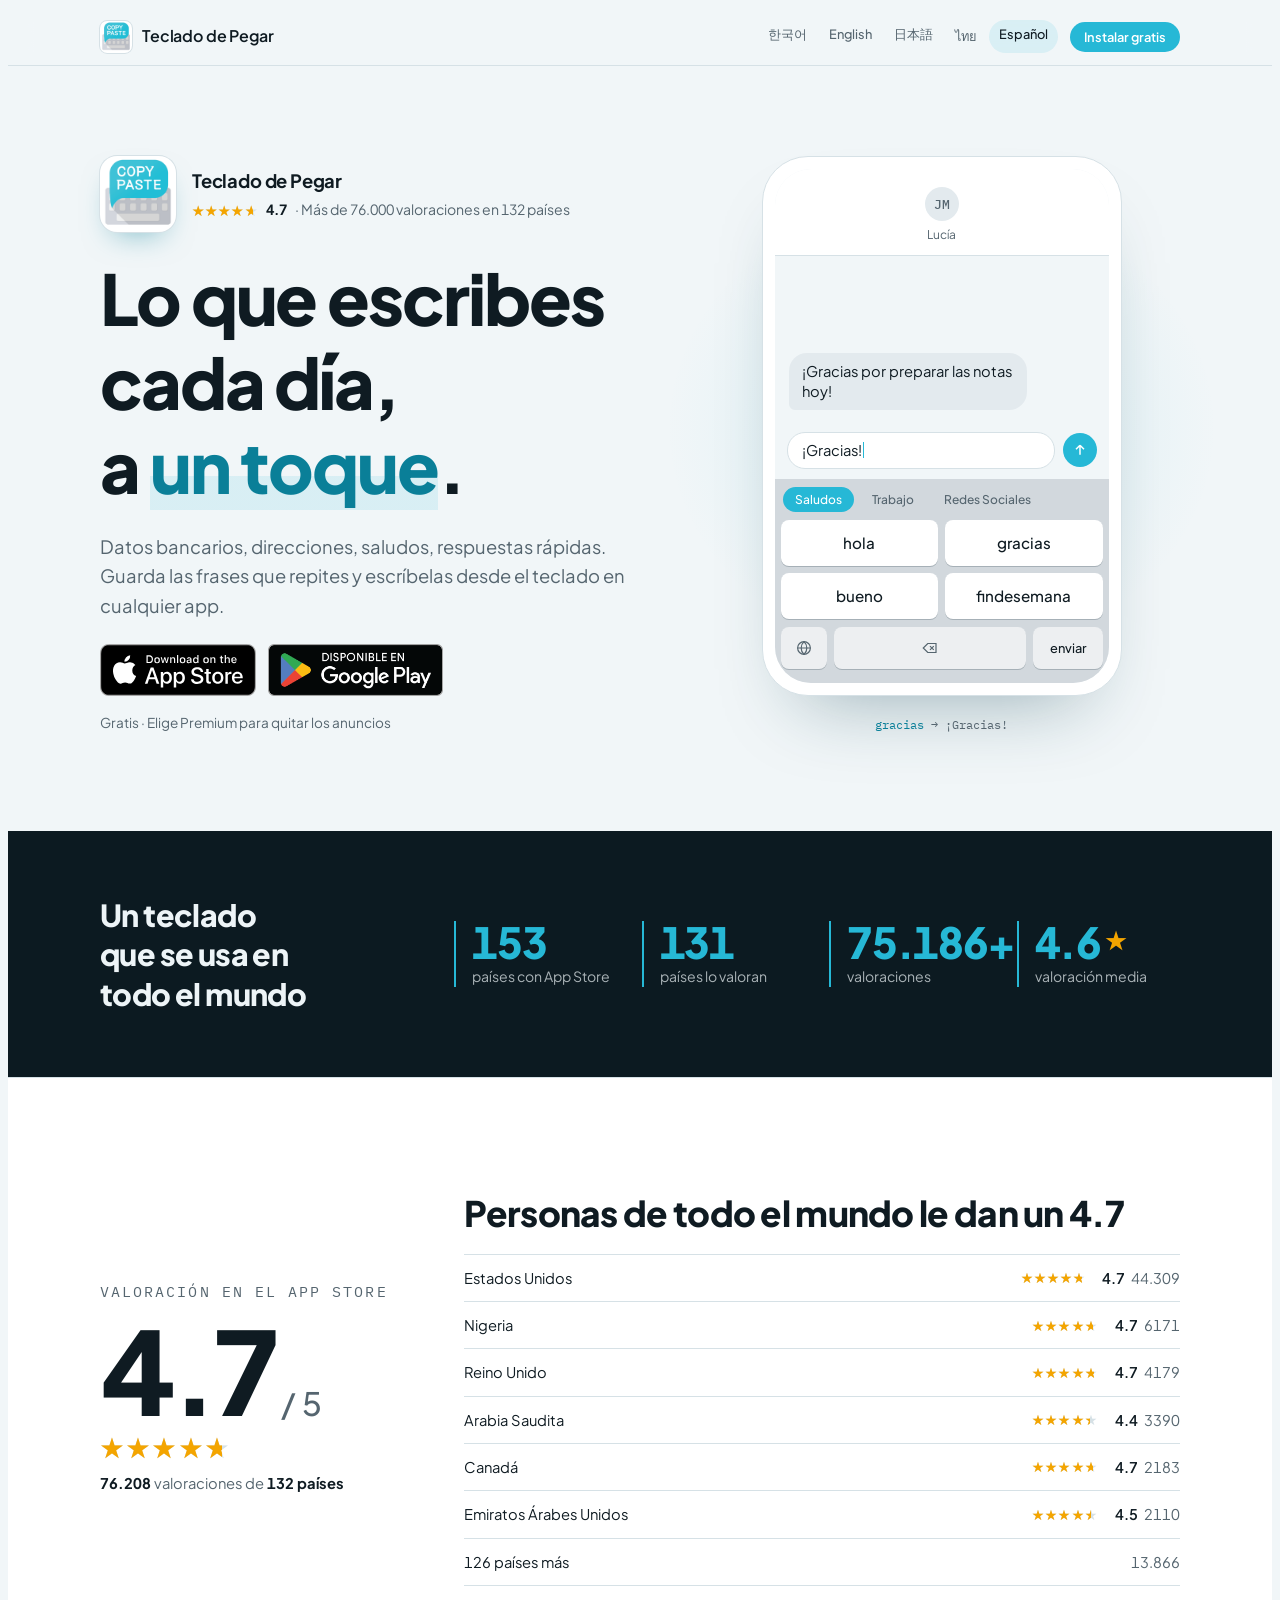
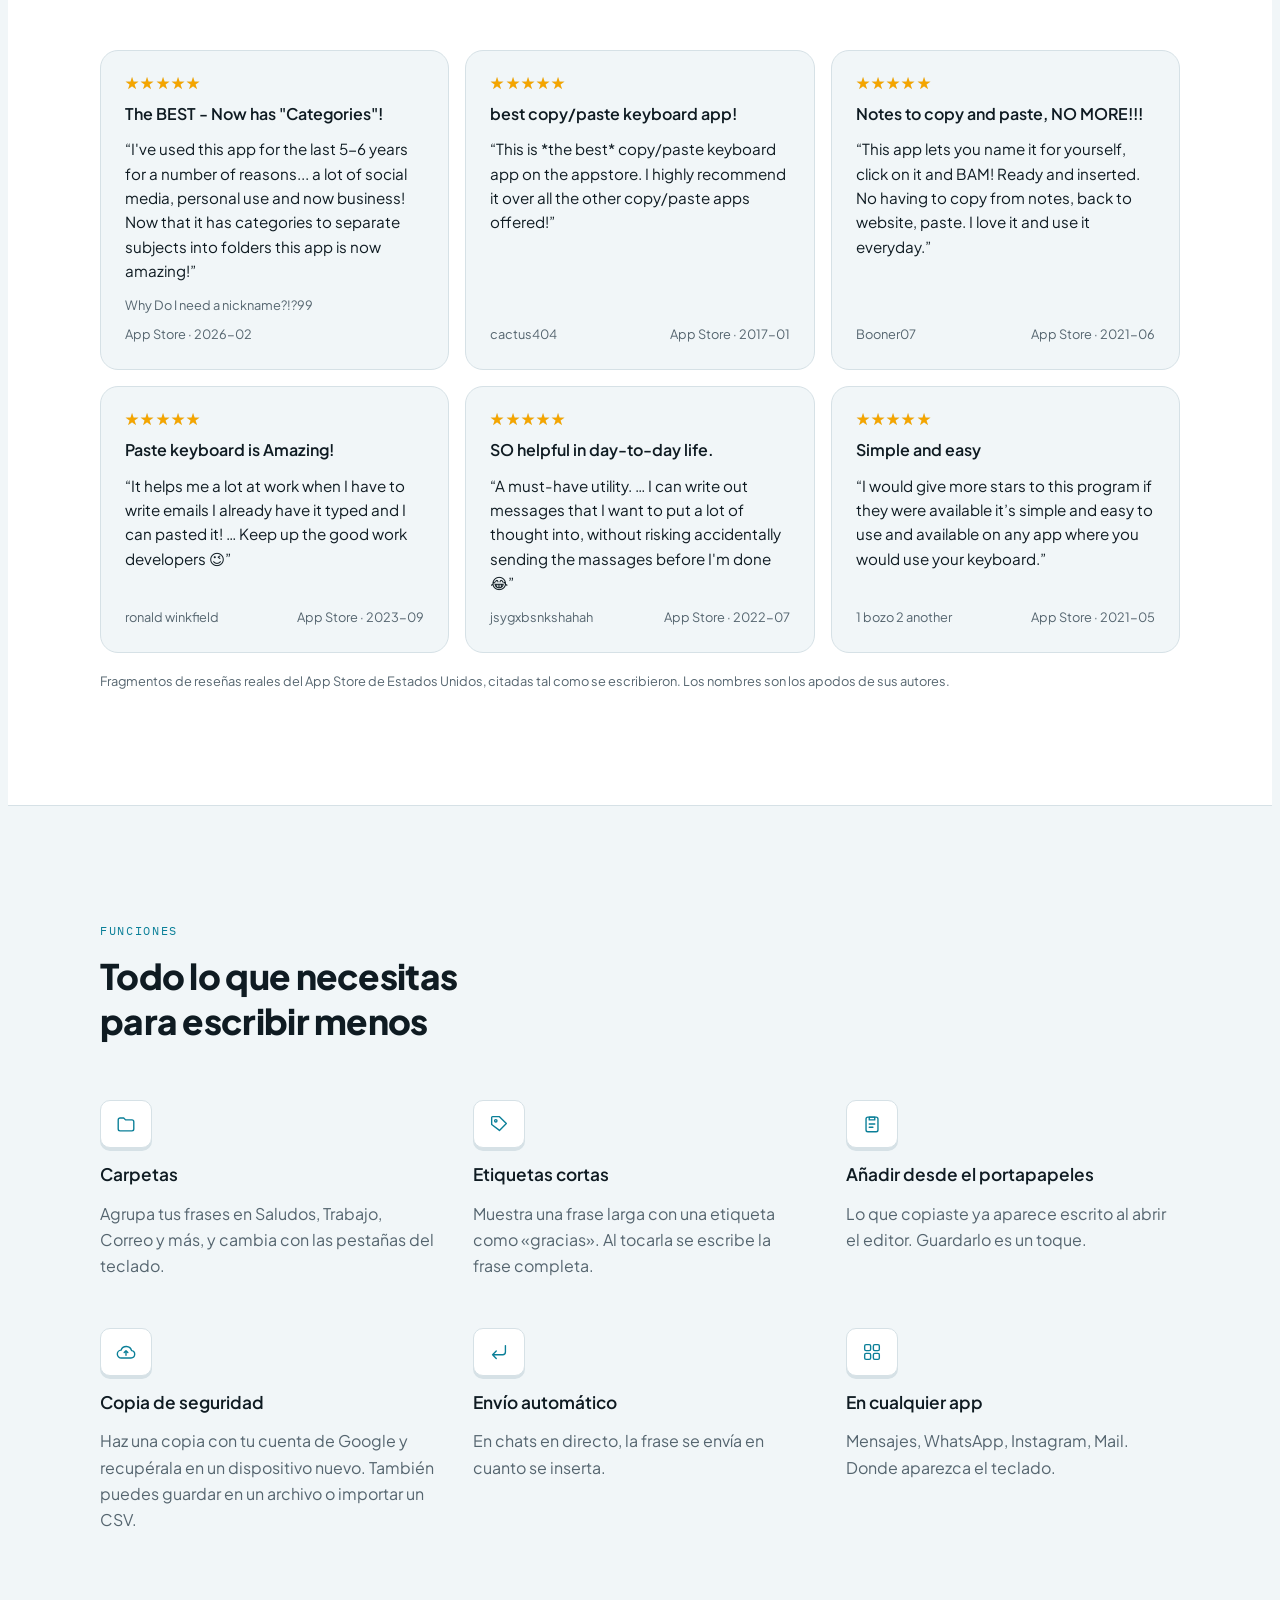
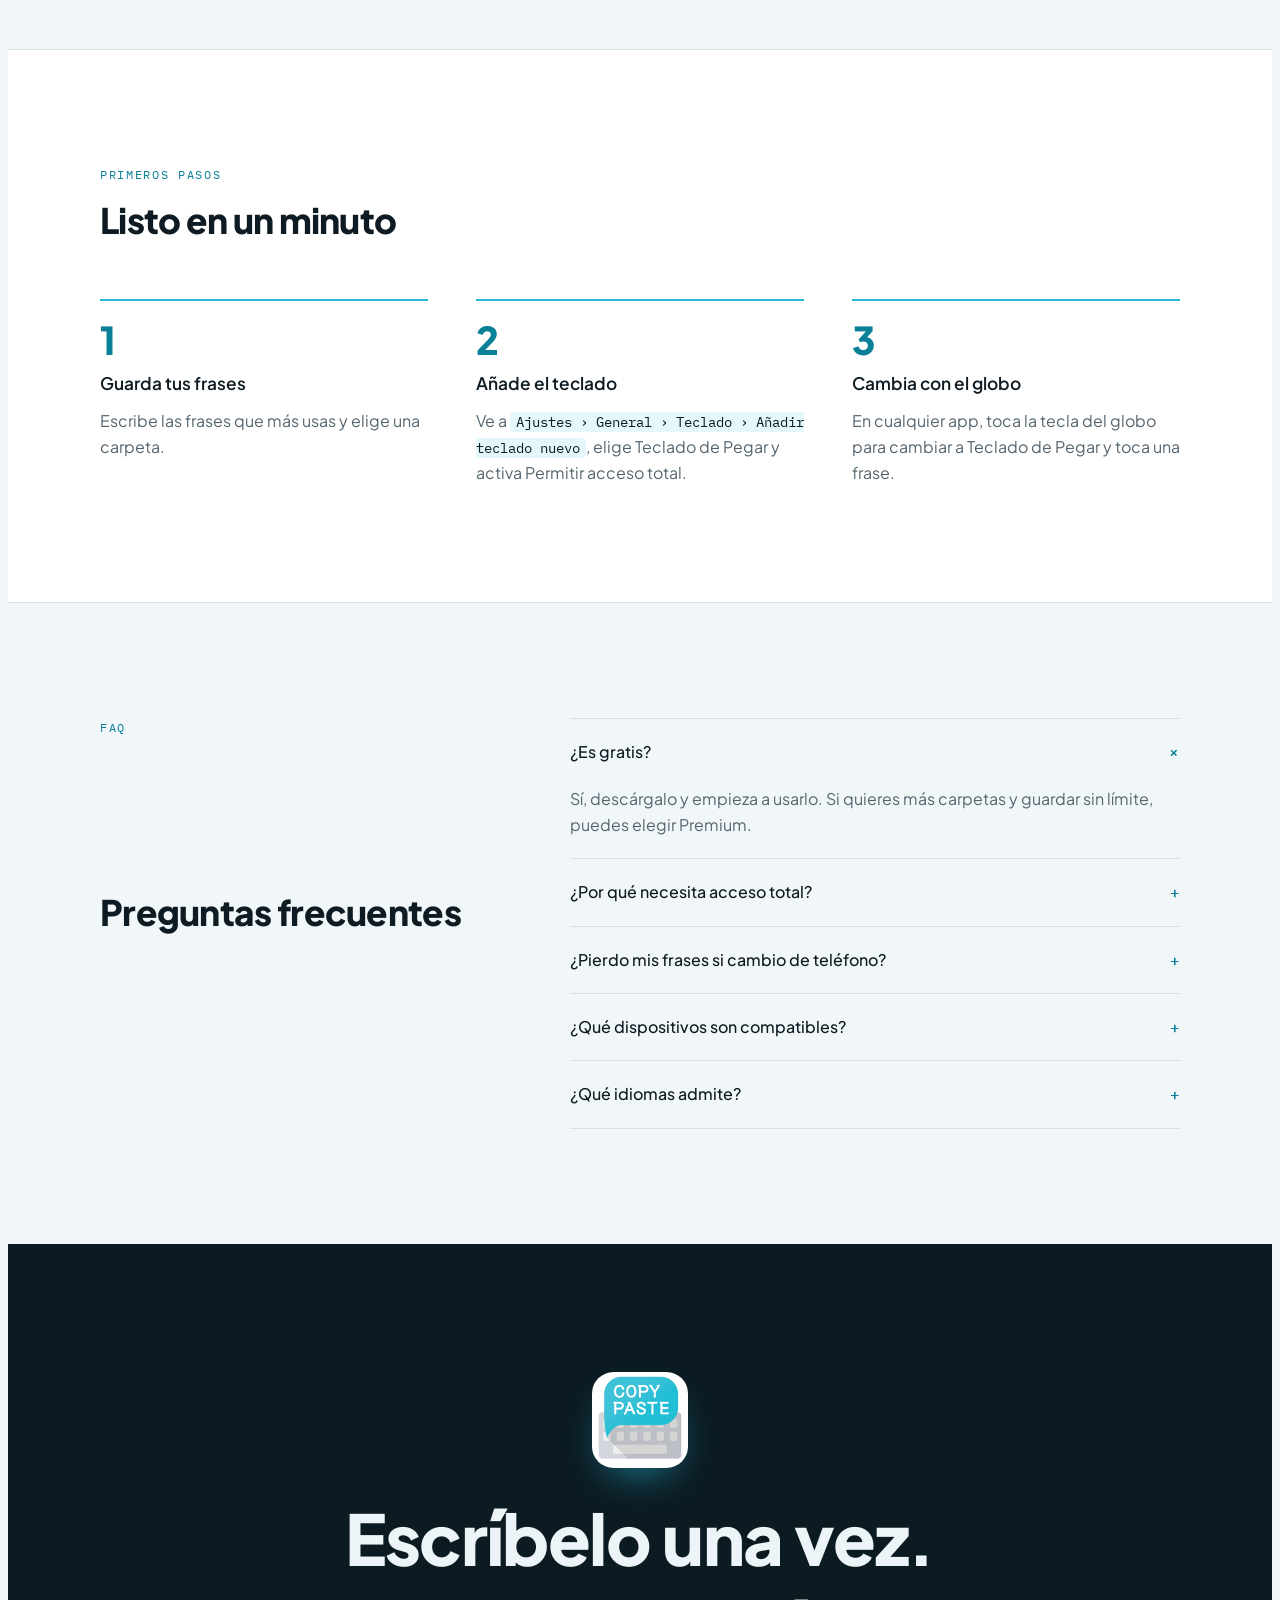
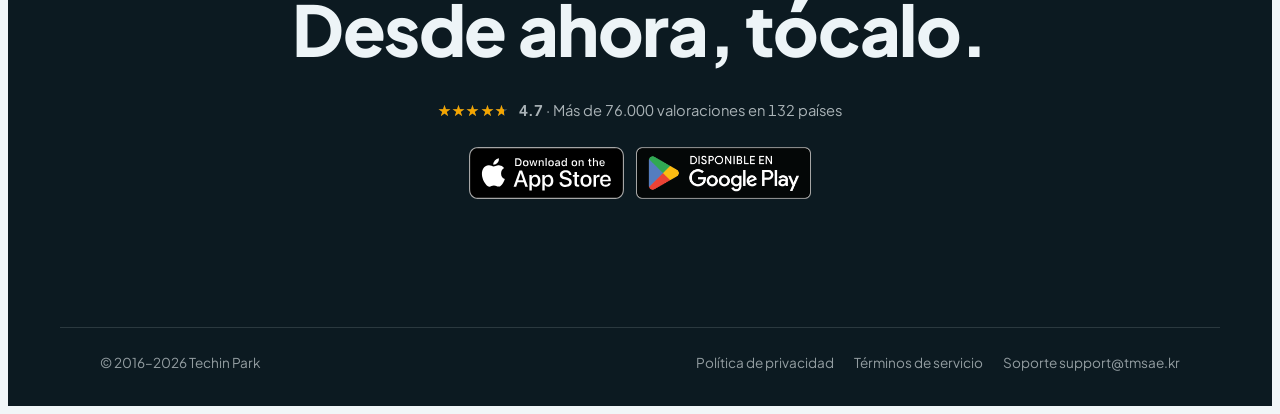
<file: es/index.html>
<!doctype html>
<html lang="es">
<head>
<meta charset="utf-8">
<meta name="viewport" content="width=device-width, initial-scale=1, viewport-fit=cover">
<title>Teclado de Pegar | Tus frases guardadas con un toque (iPhone y Android)</title>
<meta name="description" content="Guarda las frases que escribes cada día e insértalas desde el teclado en cualquier app. Un 4.7 con más de 76.000 valoraciones en 132 países. Gratis.">
<link rel="canonical" href="https://pastekeyboard.com/es/">
<link rel="alternate" hreflang="ko" href="https://pastekeyboard.com/ko/">
<link rel="alternate" hreflang="en" href="https://pastekeyboard.com/en/">
<link rel="alternate" hreflang="ja" href="https://pastekeyboard.com/ja/">
<link rel="alternate" hreflang="th" href="https://pastekeyboard.com/th/">
<link rel="alternate" hreflang="es" href="https://pastekeyboard.com/es/">
<link rel="alternate" hreflang="x-default" href="https://pastekeyboard.com/">
<meta name="theme-color" content="#F1F6F8" media="(prefers-color-scheme: light)">
<meta name="theme-color" content="#091217" media="(prefers-color-scheme: dark)">
<meta name="apple-itunes-app" content="app-id=1066723174">
<link rel="icon" type="image/png" sizes="32x32" href="/assets/favicon-32.png">
<link rel="apple-touch-icon" href="/assets/apple-touch-icon.png">
<meta property="og:type" content="website">
<meta property="og:site_name" content="Teclado de Pegar">
<meta property="og:title" content="Teclado de Pegar | Tus frases guardadas con un toque (iPhone y Android)">
<meta property="og:description" content="Guarda las frases que escribes cada día e insértalas desde el teclado en cualquier app. Un 4.7 con más de 76.000 valoraciones en 132 países. Gratis.">
<meta property="og:url" content="https://pastekeyboard.com/es/">
<meta property="og:image" content="https://pastekeyboard.com/og/og-es.png">
<meta property="og:image:type" content="image/png">
<meta property="og:image:width" content="1200">
<meta property="og:image:height" content="630">
<meta property="og:image:alt" content="Teclado de Pegar · Lo que escribes cada día, a un toque.">
<meta property="og:locale" content="es_ES">
<meta property="og:locale:alternate" content="ko_KR">
<meta property="og:locale:alternate" content="en_US">
<meta property="og:locale:alternate" content="ja_JP">
<meta property="og:locale:alternate" content="th_TH">
<meta name="twitter:card" content="summary_large_image">
<meta name="twitter:title" content="Teclado de Pegar | Tus frases guardadas con un toque (iPhone y Android)">
<meta name="twitter:description" content="Guarda las frases que escribes cada día e insértalas desde el teclado en cualquier app. Un 4.7 con más de 76.000 valoraciones en 132 países. Gratis.">
<meta name="twitter:image" content="https://pastekeyboard.com/og/og-es.png">
<link rel="preconnect" href="https://fonts.googleapis.com">
<link rel="preconnect" href="https://fonts.gstatic.com" crossorigin>
<link rel="stylesheet" href="https://fonts.googleapis.com/css2?family=IBM+Plex+Mono:wght@500&family=Plus+Jakarta+Sans:wght@400;500;600;700;800&display=swap">
<link rel="stylesheet" href="/assets/site.css">
<script type="application/ld+json">{"@context":"https://schema.org","@type":"MobileApplication","name":"Teclado de Pegar","alternateName":["복붙키보드","Paste Keyboard","コピペキーボード"],"description":"Guarda las frases que escribes cada día e insértalas desde el teclado en cualquier app. Un 4.7 con más de 76.000 valoraciones en 132 países. Gratis.","url":"https://pastekeyboard.com/es/","image":"https://pastekeyboard.com/assets/icon-512.png","operatingSystem":"iOS 15.0+, Android","applicationCategory":"UtilitiesApplication","inLanguage":"es","offers":{"@type":"Offer","price":"0","priceCurrency":"USD"},"aggregateRating":{"@type":"AggregateRating","ratingValue":"4.7","ratingCount":"76208","bestRating":"5"},"installUrl":"https://apps.apple.com/es/app/id1066723174","sameAs":["https://apps.apple.com/app/id1066723174","https://play.google.com/store/apps/details?id=com.tmsaeapp.copypastekeyboard&hl=es"],"author":{"@type":"Person","name":"Techin Park"}}</script>
<script type="application/ld+json">{"@context":"https://schema.org","@type":"FAQPage","mainEntity":[{"@type":"Question","name":"¿Es gratis?","acceptedAnswer":{"@type":"Answer","text":"Sí, descárgalo y empieza a usarlo. Si quieres más carpetas y guardar sin límite, puedes elegir Premium."}},{"@type":"Question","name":"¿Por qué necesita acceso total?","acceptedAnswer":{"@type":"Answer","text":"Para que el teclado cargue las frases que guardaste en la app y las pegue. Teclado de Pegar no tiene teclas de letras, así que no recibe lo que escribes en otras apps."}},{"@type":"Question","name":"¿Pierdo mis frases si cambio de teléfono?","acceptedAnswer":{"@type":"Answer","text":"Haz una copia con tu cuenta de Google e inicia sesión en el nuevo dispositivo para recuperarlas. También puedes moverlas con un archivo."}},{"@type":"Question","name":"¿Qué dispositivos son compatibles?","acceptedAnswer":{"@type":"Answer","text":"iPhone y iPad con iOS 15.0 o posterior desde el App Store, y teléfonos Android desde Google Play."}},{"@type":"Question","name":"¿Qué idiomas admite?","acceptedAnswer":{"@type":"Answer","text":"Español, inglés, coreano, japonés y tailandés."}}]}</script>
<script async src="https://www.googletagmanager.com/gtag/js?id=G-1QGC8KQCWV"></script>
<script>window.dataLayer=window.dataLayer||[];function gtag(){dataLayer.push(arguments);}gtag("js",new Date());gtag("config","G-1QGC8KQCWV");</script>
</head>
<body>
<header class="top">
  <div class="wrap">
    <a class="mark" href="/es/"><span class="appicon" aria-hidden="true"></span><span>Teclado de Pegar</span></a>
    <div class="top-right">
      <nav class="langs" aria-label="Language"><a href="/ko/" hreflang="ko" lang="ko">한국어</a><a href="/en/" hreflang="en" lang="en">English</a><a href="/ja/" hreflang="ja" lang="ja">日本語</a><a href="/th/" hreflang="th" lang="th">ไทย</a><a href="/es/" hreflang="es" lang="es" aria-current="page">Español</a></nav>
      <a class="mini-cta" data-best href="https://apps.apple.com/es/app/id1066723174">Instalar gratis</a>
    </div>
  </div>
</header>

<main id="top">
  <section class="hero">
    <div class="wrap">
      <div class="hero-copy">
        <div class="app-id">
          <img class="appicon" src="/assets/icon-192.png" alt="Icono de la app Teclado de Pegar" width="76" height="76">
          <div>
            <strong>Teclado de Pegar</strong>
            <span class="rating-line"><span class="stars" style="--fill:93%" aria-hidden="true"></span><b>4.7</b><span>· Más de 76.000 valoraciones en 132 países</span></span>
          </div>
        </div>
        <h1>Lo que escribes cada día,<br>a <em>un toque</em>.</h1>
        <p class="lede">Datos bancarios, direcciones, saludos, respuestas rápidas. Guarda las frases que repites y escríbelas desde el teclado en cualquier app.</p>
        <div class="stores">
          <a class="badge badge-ios" href="https://apps.apple.com/es/app/id1066723174" rel="noopener"><img src="/assets/badges/app-store.svg" alt="Descárgalo en el App Store" width="156" height="52"></a>
          <a class="badge badge-play" href="https://play.google.com/store/apps/details?id=com.tmsaeapp.copypastekeyboard&hl=es" rel="noopener"><img src="/assets/badges/google-play-es.png" alt="Disponible en Google Play" width="175" height="52"></a>
        </div>
        <p class="free">Gratis · Elige Premium para quitar los anuncios</p>
      </div>

      <div class="stage">
        <div class="phone" aria-label="Keyboard demo">
          <div class="screen">
            <div class="chat-head"><span class="avatar" aria-hidden="true">JM</span><span class="chat-name">Lucía</span></div>
            <div class="thread" id="thread"><div class="bubble in">¡Gracias por preparar las notas hoy!</div></div>
            <div class="composer">
              <div class="field" id="field" aria-live="polite" data-placeholder="Mensaje"></div>
              <button class="send" type="button" id="send" aria-label="Send"><svg viewBox="0 0 24 24"><path d="M12 19V5m0 0-6 6m6-6 6 6"/></svg></button>
            </div>
            <div class="kb">
              <div class="tabs" id="tabs" role="group"></div>
              <div class="keys" id="keys"></div>
              <div class="fnrow">
                <button class="fn" type="button" id="globe" aria-label="Next keyboard"><svg viewBox="0 0 24 24"><circle cx="12" cy="12" r="8.5"/><path d="M3.5 12h17M12 3.5c2.6 2.4 3.8 5.2 3.8 8.5s-1.2 6.1-3.8 8.5c-2.6-2.4-3.8-5.2-3.8-8.5S9.4 5.9 12 3.5"/></svg></button>
                <button class="fn" type="button" id="del" aria-label="Delete"><svg viewBox="0 0 24 24"><path d="M9 6h11v12H9l-6-6z"/><path d="m12 9.5 5 5m0-5-5 5"/></svg></button>
                <button class="fn ret" type="button" id="ret">enviar</button>
              </div>
            </div>
          </div>
        </div>
        <p class="note" id="note">Toca una tecla</p>
      </div>
    </div>
  </section>

  <section class="globe" aria-labelledby="g-title">
    <div class="wrap">
      <h2 id="g-title">Un teclado que se usa en todo el mundo</h2>
      <dl class="gstats"><div><dt>países con App Store</dt><dd>155</dd></div><div><dt>países lo valoran</dt><dd>132</dd></div><div><dt>valoraciones</dt><dd>76.000+</dd></div><div><dt>valoración media</dt><dd>4.7</dd></div></dl>
    </div>
  </section>

  <section class="proofsec" id="reviews">
    <div class="wrap">
      <div class="score">
        <div class="big-score">
          <p class="eyebrow">Valoración en el App Store</p>
          <div class="num">4.7<small>/ 5</small></div>
          <span class="stars" style="--fill:93%" aria-hidden="true"></span>
          <p><b>76.208</b> valoraciones de <b>132 países</b></p>
        </div>
        <div class="score-side">
          <h2>Personas de todo el mundo le dan un 4.7</h2>
          <ul class="markets">
          <li><span>Estados Unidos</span><span class="stars" style="--fill:94.0%" aria-hidden="true"></span><span class="val"><b>4.7</b>44.309</span></li>
          <li><span>Nigeria</span><span class="stars" style="--fill:93.2%" aria-hidden="true"></span><span class="val"><b>4.7</b>6171</span></li>
          <li><span>Reino Unido</span><span class="stars" style="--fill:93.8%" aria-hidden="true"></span><span class="val"><b>4.7</b>4179</span></li>
          <li><span>Arabia Saudita</span><span class="stars" style="--fill:88.6%" aria-hidden="true"></span><span class="val"><b>4.4</b>3390</span></li>
          <li><span>Canadá</span><span class="stars" style="--fill:93.2%" aria-hidden="true"></span><span class="val"><b>4.7</b>2183</span></li>
          <li><span>Emiratos Árabes Unidos</span><span class="stars" style="--fill:89.2%" aria-hidden="true"></span><span class="val"><b>4.5</b>2110</span></li>
          <li><span>126 países más</span><span></span><span class="val">13.866</span></li>
          </ul>
        </div>
      </div>
      <div class="reviews">
        <figure class="review">
          <span class="stars" role="img" aria-label="5/5"></span>
          <h3 lang="en">The BEST - Now has &quot;Categories&quot;!</h3>
          <blockquote lang="en">“I've used this app for the last 5-6 years for a number of reasons... a lot of social media, personal use and now business! Now that it has categories to separate subjects into folders this app is now amazing!”</blockquote>
          <figcaption><span>Why Do I need a nickname?!?99</span><span>App Store · 2026-02</span></figcaption>
        </figure>
        <figure class="review">
          <span class="stars" role="img" aria-label="5/5"></span>
          <h3 lang="en">best copy/paste keyboard app!</h3>
          <blockquote lang="en">“This is *the best* copy/paste keyboard app on the appstore. I highly recommend it over all the other copy/paste apps offered!”</blockquote>
          <figcaption><span>cactus404</span><span>App Store · 2017-01</span></figcaption>
        </figure>
        <figure class="review">
          <span class="stars" role="img" aria-label="5/5"></span>
          <h3 lang="en">Notes to copy and paste, NO MORE!!!</h3>
          <blockquote lang="en">“This app lets you name it for yourself, click on it and BAM! Ready and inserted. No having to copy from notes, back to website, paste. I love it and use it everyday.”</blockquote>
          <figcaption><span>Booner07</span><span>App Store · 2021-06</span></figcaption>
        </figure>
        <figure class="review">
          <span class="stars" role="img" aria-label="5/5"></span>
          <h3 lang="en">Paste keyboard is Amazing!</h3>
          <blockquote lang="en">“It helps me a lot at work when I have to write emails I already have it typed and I can pasted it! … Keep up the good work developers 😉”</blockquote>
          <figcaption><span>ronald winkfield</span><span>App Store · 2023-09</span></figcaption>
        </figure>
        <figure class="review">
          <span class="stars" role="img" aria-label="5/5"></span>
          <h3 lang="en">SO helpful in day-to-day life.</h3>
          <blockquote lang="en">“A must-have utility. … I can write out messages that I want to put a lot of thought into, without risking accidentally sending the massages before I'm done😂”</blockquote>
          <figcaption><span>jsygxbsnkshahah</span><span>App Store · 2022-07</span></figcaption>
        </figure>
        <figure class="review">
          <span class="stars" role="img" aria-label="5/5"></span>
          <h3 lang="en">Simple and easy</h3>
          <blockquote lang="en">“I would give more stars to this program if they were available it’s simple and easy to use and available on any app where you would use your keyboard.”</blockquote>
          <figcaption><span>1 bozo 2 another</span><span>App Store · 2021-05</span></figcaption>
        </figure>
      </div>
      <p class="reviews-note">Fragmentos de reseñas reales del App Store de Estados Unidos, citadas tal como se escribieron. Los nombres son los apodos de sus autores.</p>
    </div>
  </section>

  <section class="features">
    <div class="wrap">
      <div class="sec-head">
        <p class="eyebrow">Funciones</p>
        <h2>Todo lo que necesitas para escribir menos</h2>
      </div>
      <div class="grid">
        <article class="feat">
          <span class="cap"><svg viewBox="0 0 24 24" aria-hidden="true"><path d="M3.5 7.5a2 2 0 0 1 2-2h4l2 2h7a2 2 0 0 1 2 2v8a2 2 0 0 1-2 2h-13a2 2 0 0 1-2-2z"/></svg></span>
          <h3>Carpetas</h3><p>Agrupa tus frases en Saludos, Trabajo, Correo y más, y cambia con las pestañas del teclado.</p>
        </article>
        <article class="feat">
          <span class="cap"><svg viewBox="0 0 24 24" aria-hidden="true"><path d="M4 12.5V5a1 1 0 0 1 1-1h7.5L20 11.5 12.5 19z"/><circle cx="8.5" cy="8.5" r="1.3"/></svg></span>
          <h3>Etiquetas cortas</h3><p>Muestra una frase larga con una etiqueta como «gracias». Al tocarla se escribe la frase completa.</p>
        </article>
        <article class="feat">
          <span class="cap"><svg viewBox="0 0 24 24" aria-hidden="true"><rect x="5.5" y="4.5" width="13" height="16" rx="2"/><path d="M9 4.5h6v3H9zM9 12h6M9 15.5h4"/></svg></span>
          <h3>Añadir desde el portapapeles</h3><p>Lo que copiaste ya aparece escrito al abrir el editor. Guardarlo es un toque.</p>
        </article>
        <article class="feat">
          <span class="cap"><svg viewBox="0 0 24 24" aria-hidden="true"><path d="M7 18.5h10.5a4 4 0 0 0 .6-7.95A6 6 0 0 0 6.6 10 4.25 4.25 0 0 0 7 18.5z"/><path d="M12 15.5v-5m0 0-2 2m2-2 2 2"/></svg></span>
          <h3>Copia de seguridad</h3><p>Haz una copia con tu cuenta de Google y recupérala en un dispositivo nuevo. También puedes guardar en un archivo o importar un CSV.</p>
        </article>
        <article class="feat">
          <span class="cap"><svg viewBox="0 0 24 24" aria-hidden="true"><path d="M19 5v7a3 3 0 0 1-3 3H5m0 0 4-4m-4 4 4 4"/></svg></span>
          <h3>Envío automático</h3><p>En chats en directo, la frase se envía en cuanto se inserta.</p>
        </article>
        <article class="feat">
          <span class="cap"><svg viewBox="0 0 24 24" aria-hidden="true"><rect x="4" y="4" width="6.5" height="6.5" rx="1.5"/><rect x="13.5" y="4" width="6.5" height="6.5" rx="1.5"/><rect x="4" y="13.5" width="6.5" height="6.5" rx="1.5"/><rect x="13.5" y="13.5" width="6.5" height="6.5" rx="1.5"/></svg></span>
          <h3>En cualquier app</h3><p>Mensajes, WhatsApp, Instagram, Mail. Donde aparezca el teclado.</p>
        </article>
      </div>
    </div>
  </section>

  <section class="setup">
    <div class="wrap">
      <div class="sec-head">
        <p class="eyebrow">Primeros pasos</p>
        <h2>Listo en un minuto</h2>
      </div>
      <ol class="steps">
        <li><h3>Guarda tus frases</h3><p>Escribe las frases que más usas y elige una carpeta.</p></li>
        <li><h3>Añade el teclado</h3><p>Ve a <span class="path">Ajustes › General › Teclado › Añadir teclado nuevo</span>, elige Teclado de Pegar y activa Permitir acceso total.</p></li>
        <li><h3>Cambia con el globo</h3><p>En cualquier app, toca la tecla del globo para cambiar a Teclado de Pegar y toca una frase.</p></li>
      </ol>
    </div>
  </section>

  <section class="faq">
    <div class="wrap">
      <div class="sec-head">
        <p class="eyebrow">FAQ</p>
        <h2>Preguntas frecuentes</h2>
      </div>
      <div>
        <details open><summary>¿Es gratis?</summary><p>Sí, descárgalo y empieza a usarlo. Si quieres más carpetas y guardar sin límite, puedes elegir Premium.</p></details>
        <details><summary>¿Por qué necesita acceso total?</summary><p>Para que el teclado cargue las frases que guardaste en la app y las pegue. Teclado de Pegar no tiene teclas de letras, así que no recibe lo que escribes en otras apps.</p></details>
        <details><summary>¿Pierdo mis frases si cambio de teléfono?</summary><p>Haz una copia con tu cuenta de Google e inicia sesión en el nuevo dispositivo para recuperarlas. También puedes moverlas con un archivo.</p></details>
        <details><summary>¿Qué dispositivos son compatibles?</summary><p>iPhone y iPad con iOS 15.0 o posterior desde el App Store, y teléfonos Android desde Google Play.</p></details>
        <details><summary>¿Qué idiomas admite?</summary><p>Español, inglés, coreano, japonés y tailandés.</p></details>
      </div>
    </div>
  </section>

  <section class="end">
    <div class="wrap">
      <img class="appicon" src="/assets/icon-192.png" alt="Icono de la app Teclado de Pegar" width="96" height="96">
      <h2>Escríbelo una vez. Desde ahora, tócalo.</h2>
      <div class="end-rating"><span class="stars" style="--fill:93%" aria-hidden="true"></span><span><b>4.7</b> · Más de 76.000 valoraciones en 132 países</span></div>
      <div class="stores">
          <a class="badge badge-ios" href="https://apps.apple.com/es/app/id1066723174" rel="noopener"><img src="/assets/badges/app-store.svg" alt="Descárgalo en el App Store" width="156" height="52"></a>
          <a class="badge badge-play" href="https://play.google.com/store/apps/details?id=com.tmsaeapp.copypastekeyboard&hl=es" rel="noopener"><img src="/assets/badges/google-play-es.png" alt="Disponible en Google Play" width="175" height="52"></a>
        </div>
    </div>
  </section>
</main>

<footer>
  <div class="wrap">
    <span>© 2016–2026 Techin Park</span>
    <nav>
      <a href="/privacy.html">Política de privacidad</a>
      <a href="https://bit.ly/46kz9p6">Términos de servicio</a>
      <span>Soporte support@tmsae.kr</span>
    </nav>
  </div>
</footer>

<div class="install-bar">
  <span class="appicon" aria-hidden="true"></span>
  <div><strong>Teclado de Pegar</strong><small><span class="stars" style="--fill:93%" aria-hidden="true"></span>4.7 · Gratis</small></div>
  <a data-best href="https://apps.apple.com/es/app/id1066723174">Instalar gratis</a>
</div>

<script type="application/json" id="demo-data">{"cats":[["Saludos",[["hola","¡Hola!"],["gracias","¡Gracias!"],["bueno","¡Buen trabajo!"],["findesemana","¡Feliz fin de semana!"]]],["Trabajo",[["revisar","Por favor, revise el documento adjunto"],["reunion","Programemos una reunión para discutir esto"],["responder","Te responderé en breve"],["colaboracion","Gracias por tu colaboración"]]],["Redes Sociales",[["genial","¡Se ve genial! 👍"],["compartir","¡Gracias por compartir! 🙏"],["felicidades","¡Felicidades! 🎉"],["dm","Revisa tu DM por favor"]]]],"play":"https://play.google.com/store/apps/details?id=com.tmsaeapp.copypastekeyboard&hl=es"}</script>
<script src="/assets/site.js" defer></script>
</body>
</html>
</file>
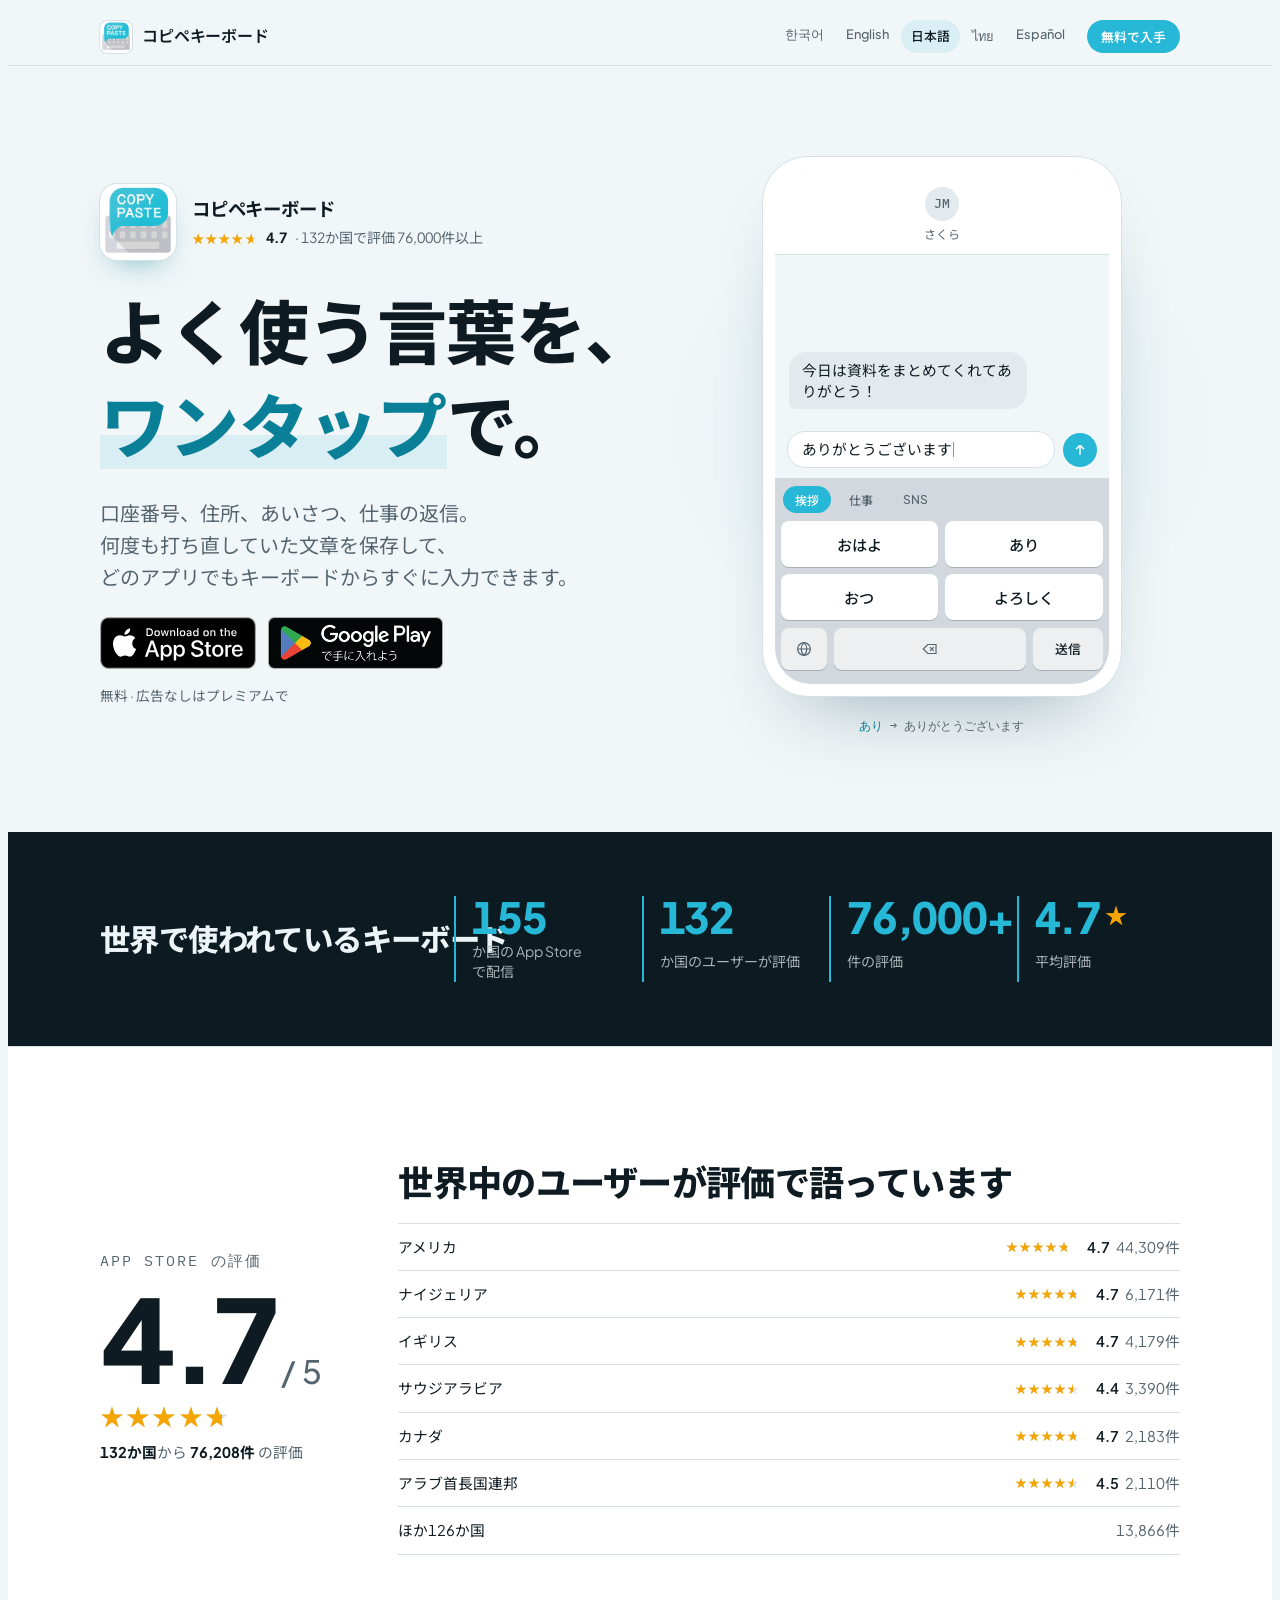
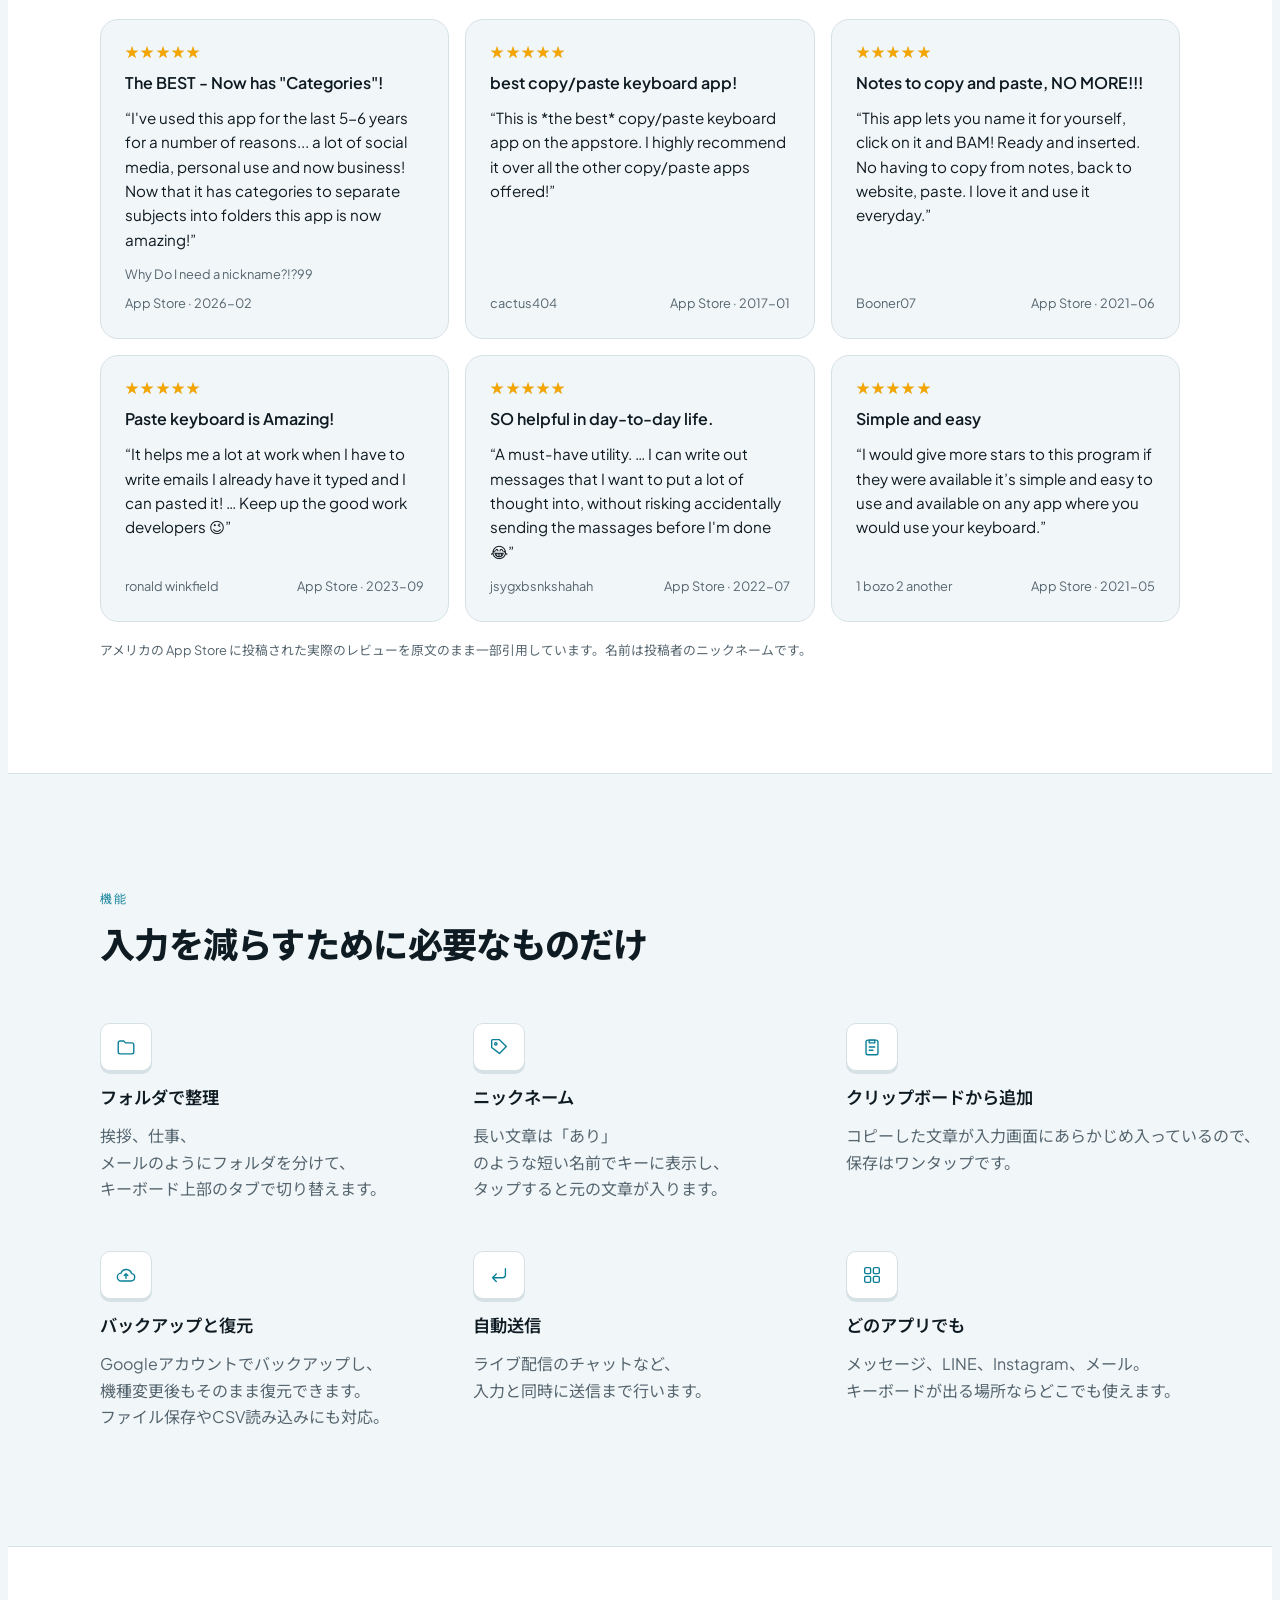
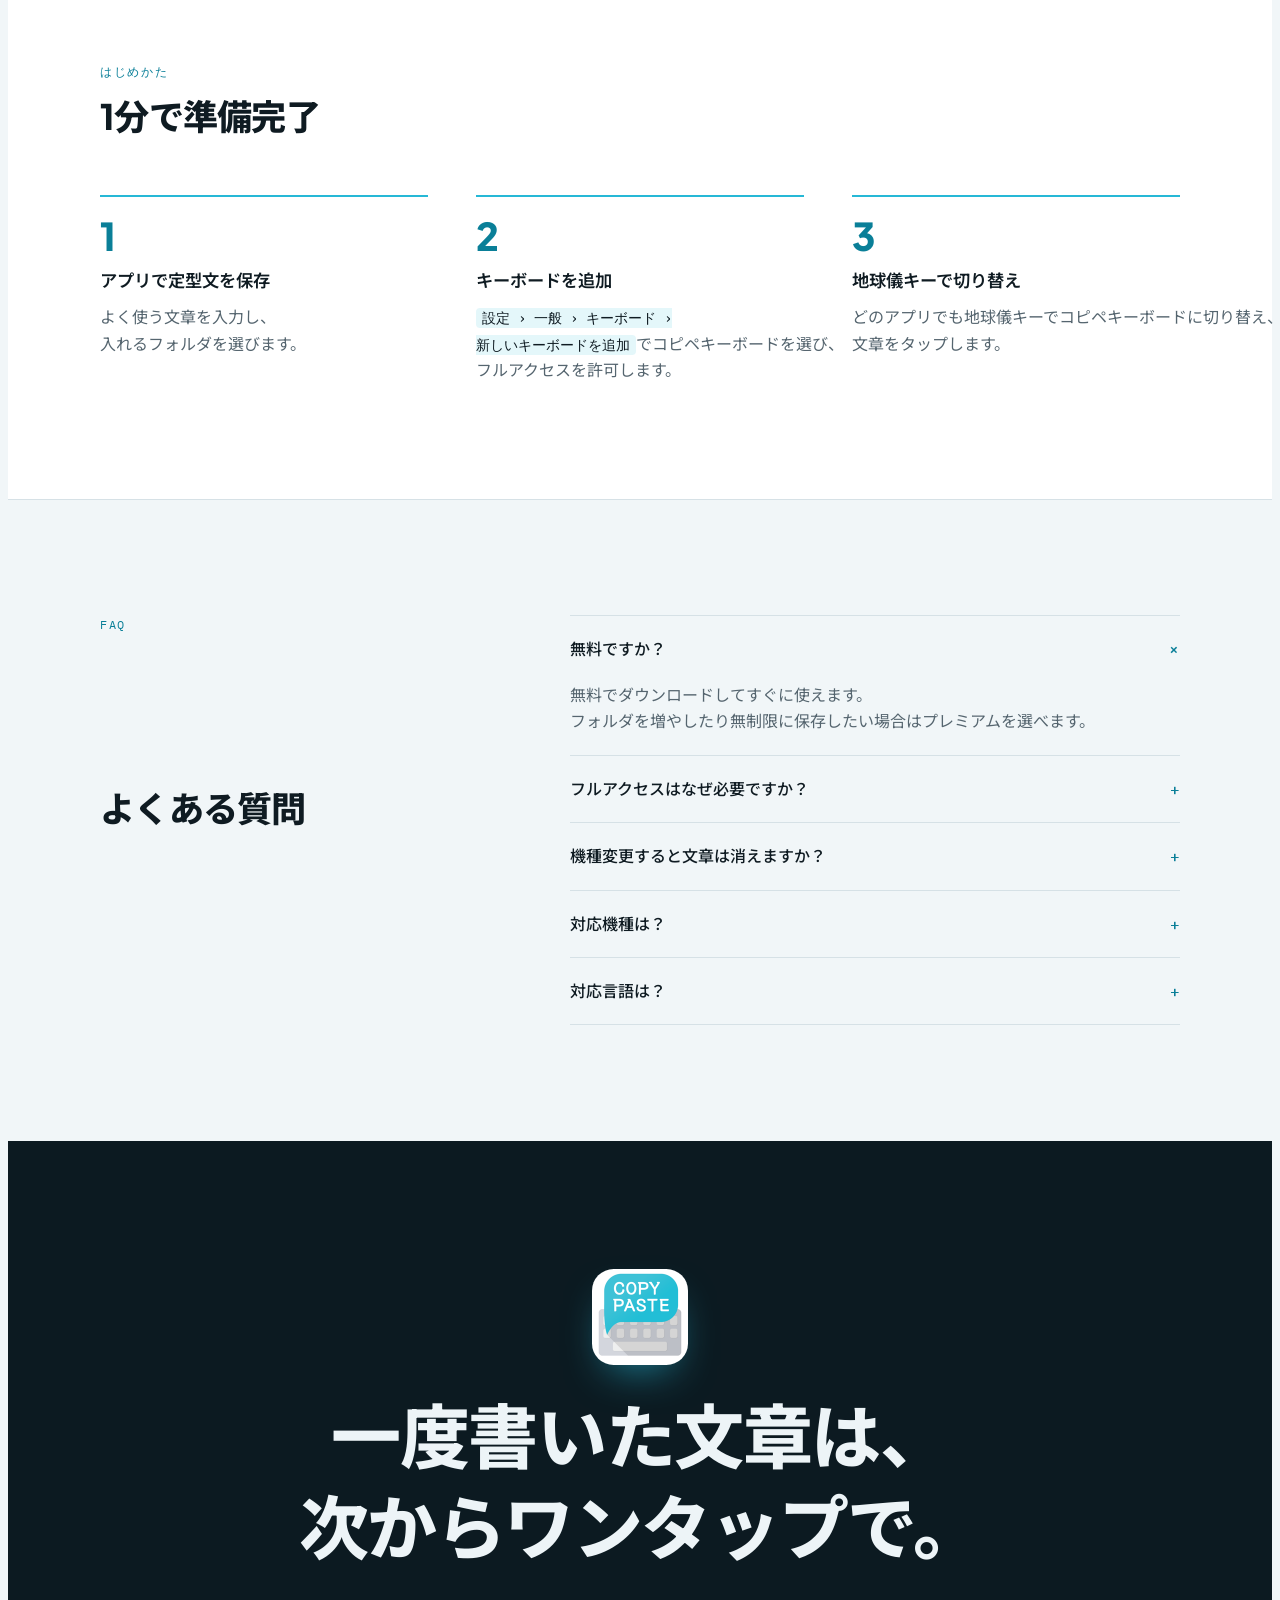
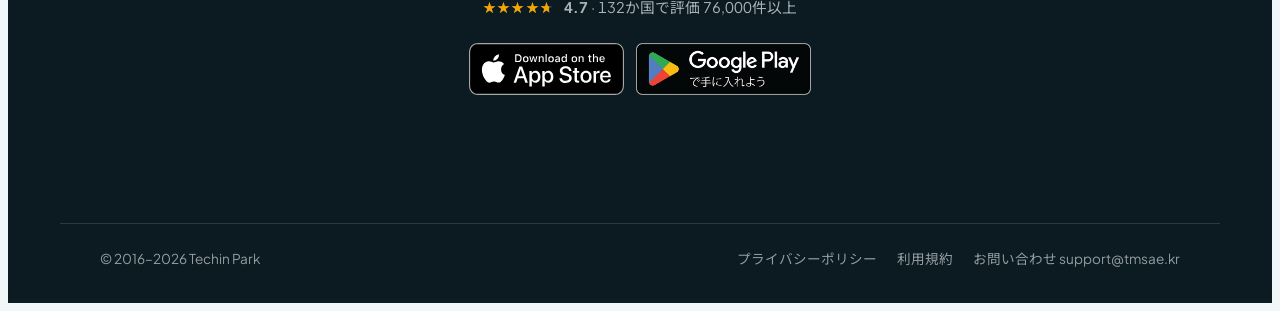
<file: ja/index.html>
<!doctype html>
<html lang="ja">
<head>
<meta charset="utf-8">
<meta name="viewport" content="width=device-width, initial-scale=1, viewport-fit=cover">
<title>コピペキーボード | よく使う定型文をワンタップで入力（iPhone・Android）</title>
<meta name="description" content="口座番号や住所、あいさつなどよく使う文章を保存して、どのアプリでもキーボードからワンタップで入力。世界132か国で76,000件以上の評価、平均4.7。無料。">
<link rel="canonical" href="https://pastekeyboard.com/ja/">
<link rel="alternate" hreflang="ko" href="https://pastekeyboard.com/ko/">
<link rel="alternate" hreflang="en" href="https://pastekeyboard.com/en/">
<link rel="alternate" hreflang="ja" href="https://pastekeyboard.com/ja/">
<link rel="alternate" hreflang="th" href="https://pastekeyboard.com/th/">
<link rel="alternate" hreflang="es" href="https://pastekeyboard.com/es/">
<link rel="alternate" hreflang="x-default" href="https://pastekeyboard.com/">
<meta name="theme-color" content="#F1F6F8" media="(prefers-color-scheme: light)">
<meta name="theme-color" content="#091217" media="(prefers-color-scheme: dark)">
<meta name="apple-itunes-app" content="app-id=1066723174">
<link rel="icon" type="image/png" sizes="32x32" href="/assets/favicon-32.png">
<link rel="apple-touch-icon" href="/assets/apple-touch-icon.png">
<meta property="og:type" content="website">
<meta property="og:site_name" content="コピペキーボード">
<meta property="og:title" content="コピペキーボード | よく使う定型文をワンタップで入力（iPhone・Android）">
<meta property="og:description" content="口座番号や住所、あいさつなどよく使う文章を保存して、どのアプリでもキーボードからワンタップで入力。世界132か国で76,000件以上の評価、平均4.7。無料。">
<meta property="og:url" content="https://pastekeyboard.com/ja/">
<meta property="og:image" content="https://pastekeyboard.com/og/og-ja.png">
<meta property="og:image:type" content="image/png">
<meta property="og:image:width" content="1200">
<meta property="og:image:height" content="630">
<meta property="og:image:alt" content="コピペキーボード · よく使う言葉を、 ワンタップで。">
<meta property="og:locale" content="ja_JP">
<meta property="og:locale:alternate" content="ko_KR">
<meta property="og:locale:alternate" content="en_US">
<meta property="og:locale:alternate" content="th_TH">
<meta property="og:locale:alternate" content="es_ES">
<meta name="twitter:card" content="summary_large_image">
<meta name="twitter:title" content="コピペキーボード | よく使う定型文をワンタップで入力（iPhone・Android）">
<meta name="twitter:description" content="口座番号や住所、あいさつなどよく使う文章を保存して、どのアプリでもキーボードからワンタップで入力。世界132か国で76,000件以上の評価、平均4.7。無料。">
<meta name="twitter:image" content="https://pastekeyboard.com/og/og-ja.png">
<link rel="preconnect" href="https://fonts.googleapis.com">
<link rel="preconnect" href="https://fonts.gstatic.com" crossorigin>
<link rel="stylesheet" href="https://fonts.googleapis.com/css2?family=IBM+Plex+Mono:wght@500&family=Plus+Jakarta+Sans:wght@400;500;600;700;800&family=Noto+Sans+JP:wght@400;500;700;800&display=swap">
<link rel="stylesheet" href="/assets/site.css">
<script type="application/ld+json">{"@context":"https://schema.org","@type":"MobileApplication","name":"コピペキーボード","alternateName":["복붙키보드","Paste Keyboard","Teclado de Pegar"],"description":"口座番号や住所、あいさつなどよく使う文章を保存して、どのアプリでもキーボードからワンタップで入力。世界132か国で76,000件以上の評価、平均4.7。無料。","url":"https://pastekeyboard.com/ja/","image":"https://pastekeyboard.com/assets/icon-512.png","operatingSystem":"iOS 15.0+, Android","applicationCategory":"UtilitiesApplication","inLanguage":"ja","offers":{"@type":"Offer","price":"0","priceCurrency":"USD"},"aggregateRating":{"@type":"AggregateRating","ratingValue":"4.7","ratingCount":"76208","bestRating":"5"},"installUrl":"https://apps.apple.com/jp/app/id1066723174","sameAs":["https://apps.apple.com/app/id1066723174","https://play.google.com/store/apps/details?id=com.tmsaeapp.copypastekeyboard&hl=ja"],"author":{"@type":"Person","name":"Techin Park"}}</script>
<script type="application/ld+json">{"@context":"https://schema.org","@type":"FAQPage","mainEntity":[{"@type":"Question","name":"無料ですか？","acceptedAnswer":{"@type":"Answer","text":"無料でダウンロードしてすぐに使えます。フォルダを増やしたり無制限に保存したい場合はプレミアムを選べます。"}},{"@type":"Question","name":"フルアクセスはなぜ必要ですか？","acceptedAnswer":{"@type":"Answer","text":"アプリに保存した文章をキーボードで読み込み、貼り付けるために必要です。コピペキーボードには文字キーがないため、他のアプリで入力した内容を受け取りません。"}},{"@type":"Question","name":"機種変更すると文章は消えますか？","acceptedAnswer":{"@type":"Answer","text":"Googleアカウントでバックアップしておけば、新しい端末でログインしてそのまま復元できます。ファイルで移すこともできます。"}},{"@type":"Question","name":"対応機種は？","acceptedAnswer":{"@type":"Answer","text":"iOS 15.0以降のiPhone・iPadはApp Storeから、AndroidスマートフォンはGoogle Playから入手できます。"}},{"@type":"Question","name":"対応言語は？","acceptedAnswer":{"@type":"Answer","text":"日本語、英語、韓国語、タイ語、スペイン語に対応しています。"}}]}</script>
<script async src="https://www.googletagmanager.com/gtag/js?id=G-1QGC8KQCWV"></script>
<script>window.dataLayer=window.dataLayer||[];function gtag(){dataLayer.push(arguments);}gtag("js",new Date());gtag("config","G-1QGC8KQCWV");</script>
</head>
<body>
<header class="top">
  <div class="wrap">
    <a class="mark" href="/ja/"><span class="appicon" aria-hidden="true"></span><span>コピペキーボード</span></a>
    <div class="top-right">
      <nav class="langs" aria-label="Language"><a href="/ko/" hreflang="ko" lang="ko">한국어</a><a href="/en/" hreflang="en" lang="en">English</a><a href="/ja/" hreflang="ja" lang="ja" aria-current="page">日本語</a><a href="/th/" hreflang="th" lang="th">ไทย</a><a href="/es/" hreflang="es" lang="es">Español</a></nav>
      <a class="mini-cta" data-best href="https://apps.apple.com/jp/app/id1066723174">無料で入手</a>
    </div>
  </div>
</header>

<main id="top">
  <section class="hero">
    <div class="wrap">
      <div class="hero-copy">
        <div class="app-id">
          <img class="appicon" src="/assets/icon-192.png" alt="コピペキーボードのアプリアイコン" width="76" height="76">
          <div>
            <strong>コピペキーボード</strong>
            <span class="rating-line"><span class="stars" style="--fill:93%" aria-hidden="true"></span><b>4.7</b><span>· 132か国で評価 76,000件以上</span></span>
          </div>
        </div>
        <h1>よく使う言葉を、<br><em>ワンタップ</em>で。</h1>
        <p class="lede">口座番号、住所、あいさつ、仕事の返信。何度も打ち直していた文章を保存して、どのアプリでもキーボードからすぐに入力できます。</p>
        <div class="stores">
          <a class="badge badge-ios" href="https://apps.apple.com/jp/app/id1066723174" rel="noopener"><img src="/assets/badges/app-store.svg" alt="ダウンロード App Store" width="156" height="52"></a>
          <a class="badge badge-play" href="https://play.google.com/store/apps/details?id=com.tmsaeapp.copypastekeyboard&hl=ja" rel="noopener"><img src="/assets/badges/google-play-ja.png" alt="ダウンロード Google Play" width="175" height="52"></a>
        </div>
        <p class="free">無料 · 広告なしはプレミアムで</p>
      </div>

      <div class="stage">
        <div class="phone" aria-label="Keyboard demo">
          <div class="screen">
            <div class="chat-head"><span class="avatar" aria-hidden="true">JM</span><span class="chat-name">さくら</span></div>
            <div class="thread" id="thread"><div class="bubble in">今日は資料をまとめてくれてありがとう！</div></div>
            <div class="composer">
              <div class="field" id="field" aria-live="polite" data-placeholder="メッセージ"></div>
              <button class="send" type="button" id="send" aria-label="Send"><svg viewBox="0 0 24 24"><path d="M12 19V5m0 0-6 6m6-6 6 6"/></svg></button>
            </div>
            <div class="kb">
              <div class="tabs" id="tabs" role="group"></div>
              <div class="keys" id="keys"></div>
              <div class="fnrow">
                <button class="fn" type="button" id="globe" aria-label="Next keyboard"><svg viewBox="0 0 24 24"><circle cx="12" cy="12" r="8.5"/><path d="M3.5 12h17M12 3.5c2.6 2.4 3.8 5.2 3.8 8.5s-1.2 6.1-3.8 8.5c-2.6-2.4-3.8-5.2-3.8-8.5S9.4 5.9 12 3.5"/></svg></button>
                <button class="fn" type="button" id="del" aria-label="Delete"><svg viewBox="0 0 24 24"><path d="M9 6h11v12H9l-6-6z"/><path d="m12 9.5 5 5m0-5-5 5"/></svg></button>
                <button class="fn ret" type="button" id="ret">送信</button>
              </div>
            </div>
          </div>
        </div>
        <p class="note" id="note">キーをタップしてみてください</p>
      </div>
    </div>
  </section>

  <section class="globe" aria-labelledby="g-title">
    <div class="wrap">
      <h2 id="g-title">世界で使われているキーボード</h2>
      <dl class="gstats"><div><dt>か国の App Store で配信</dt><dd>155</dd></div><div><dt>か国のユーザーが評価</dt><dd>132</dd></div><div><dt>件の評価</dt><dd>76,000+</dd></div><div><dt>平均評価</dt><dd>4.7</dd></div></dl>
    </div>
  </section>

  <section class="proofsec" id="reviews">
    <div class="wrap">
      <div class="score">
        <div class="big-score">
          <p class="eyebrow">App Store の評価</p>
          <div class="num">4.7<small>/ 5</small></div>
          <span class="stars" style="--fill:93%" aria-hidden="true"></span>
          <p><b>132か国</b>から <b>76,208件</b> の評価</p>
        </div>
        <div class="score-side">
          <h2>世界中のユーザーが評価で語っています</h2>
          <ul class="markets">
          <li><span>アメリカ</span><span class="stars" style="--fill:94.0%" aria-hidden="true"></span><span class="val"><b>4.7</b>44,309件</span></li>
          <li><span>ナイジェリア</span><span class="stars" style="--fill:93.2%" aria-hidden="true"></span><span class="val"><b>4.7</b>6,171件</span></li>
          <li><span>イギリス</span><span class="stars" style="--fill:93.8%" aria-hidden="true"></span><span class="val"><b>4.7</b>4,179件</span></li>
          <li><span>サウジアラビア</span><span class="stars" style="--fill:88.6%" aria-hidden="true"></span><span class="val"><b>4.4</b>3,390件</span></li>
          <li><span>カナダ</span><span class="stars" style="--fill:93.2%" aria-hidden="true"></span><span class="val"><b>4.7</b>2,183件</span></li>
          <li><span>アラブ首長国連邦</span><span class="stars" style="--fill:89.2%" aria-hidden="true"></span><span class="val"><b>4.5</b>2,110件</span></li>
          <li><span>ほか126か国</span><span></span><span class="val">13,866件</span></li>
          </ul>
        </div>
      </div>
      <div class="reviews">
        <figure class="review">
          <span class="stars" role="img" aria-label="5/5"></span>
          <h3 lang="en">The BEST - Now has &quot;Categories&quot;!</h3>
          <blockquote lang="en">“I've used this app for the last 5-6 years for a number of reasons... a lot of social media, personal use and now business! Now that it has categories to separate subjects into folders this app is now amazing!”</blockquote>
          <figcaption><span>Why Do I need a nickname?!?99</span><span>App Store · 2026-02</span></figcaption>
        </figure>
        <figure class="review">
          <span class="stars" role="img" aria-label="5/5"></span>
          <h3 lang="en">best copy/paste keyboard app!</h3>
          <blockquote lang="en">“This is *the best* copy/paste keyboard app on the appstore. I highly recommend it over all the other copy/paste apps offered!”</blockquote>
          <figcaption><span>cactus404</span><span>App Store · 2017-01</span></figcaption>
        </figure>
        <figure class="review">
          <span class="stars" role="img" aria-label="5/5"></span>
          <h3 lang="en">Notes to copy and paste, NO MORE!!!</h3>
          <blockquote lang="en">“This app lets you name it for yourself, click on it and BAM! Ready and inserted. No having to copy from notes, back to website, paste. I love it and use it everyday.”</blockquote>
          <figcaption><span>Booner07</span><span>App Store · 2021-06</span></figcaption>
        </figure>
        <figure class="review">
          <span class="stars" role="img" aria-label="5/5"></span>
          <h3 lang="en">Paste keyboard is Amazing!</h3>
          <blockquote lang="en">“It helps me a lot at work when I have to write emails I already have it typed and I can pasted it! … Keep up the good work developers 😉”</blockquote>
          <figcaption><span>ronald winkfield</span><span>App Store · 2023-09</span></figcaption>
        </figure>
        <figure class="review">
          <span class="stars" role="img" aria-label="5/5"></span>
          <h3 lang="en">SO helpful in day-to-day life.</h3>
          <blockquote lang="en">“A must-have utility. … I can write out messages that I want to put a lot of thought into, without risking accidentally sending the massages before I'm done😂”</blockquote>
          <figcaption><span>jsygxbsnkshahah</span><span>App Store · 2022-07</span></figcaption>
        </figure>
        <figure class="review">
          <span class="stars" role="img" aria-label="5/5"></span>
          <h3 lang="en">Simple and easy</h3>
          <blockquote lang="en">“I would give more stars to this program if they were available it’s simple and easy to use and available on any app where you would use your keyboard.”</blockquote>
          <figcaption><span>1 bozo 2 another</span><span>App Store · 2021-05</span></figcaption>
        </figure>
      </div>
      <p class="reviews-note">アメリカの App Store に投稿された実際のレビューを原文のまま一部引用しています。名前は投稿者のニックネームです。</p>
    </div>
  </section>

  <section class="features">
    <div class="wrap">
      <div class="sec-head">
        <p class="eyebrow">機能</p>
        <h2>入力を減らすために必要なものだけ</h2>
      </div>
      <div class="grid">
        <article class="feat">
          <span class="cap"><svg viewBox="0 0 24 24" aria-hidden="true"><path d="M3.5 7.5a2 2 0 0 1 2-2h4l2 2h7a2 2 0 0 1 2 2v8a2 2 0 0 1-2 2h-13a2 2 0 0 1-2-2z"/></svg></span>
          <h3>フォルダで整理</h3><p>挨拶、仕事、メールのようにフォルダを分けて、キーボード上部のタブで切り替えます。</p>
        </article>
        <article class="feat">
          <span class="cap"><svg viewBox="0 0 24 24" aria-hidden="true"><path d="M4 12.5V5a1 1 0 0 1 1-1h7.5L20 11.5 12.5 19z"/><circle cx="8.5" cy="8.5" r="1.3"/></svg></span>
          <h3>ニックネーム</h3><p>長い文章は「あり」のような短い名前でキーに表示し、タップすると元の文章が入ります。</p>
        </article>
        <article class="feat">
          <span class="cap"><svg viewBox="0 0 24 24" aria-hidden="true"><rect x="5.5" y="4.5" width="13" height="16" rx="2"/><path d="M9 4.5h6v3H9zM9 12h6M9 15.5h4"/></svg></span>
          <h3>クリップボードから追加</h3><p>コピーした文章が入力画面にあらかじめ入っているので、保存はワンタップです。</p>
        </article>
        <article class="feat">
          <span class="cap"><svg viewBox="0 0 24 24" aria-hidden="true"><path d="M7 18.5h10.5a4 4 0 0 0 .6-7.95A6 6 0 0 0 6.6 10 4.25 4.25 0 0 0 7 18.5z"/><path d="M12 15.5v-5m0 0-2 2m2-2 2 2"/></svg></span>
          <h3>バックアップと復元</h3><p>Googleアカウントでバックアップし、機種変更後もそのまま復元できます。ファイル保存やCSV読み込みにも対応。</p>
        </article>
        <article class="feat">
          <span class="cap"><svg viewBox="0 0 24 24" aria-hidden="true"><path d="M19 5v7a3 3 0 0 1-3 3H5m0 0 4-4m-4 4 4 4"/></svg></span>
          <h3>自動送信</h3><p>ライブ配信のチャットなど、入力と同時に送信まで行います。</p>
        </article>
        <article class="feat">
          <span class="cap"><svg viewBox="0 0 24 24" aria-hidden="true"><rect x="4" y="4" width="6.5" height="6.5" rx="1.5"/><rect x="13.5" y="4" width="6.5" height="6.5" rx="1.5"/><rect x="4" y="13.5" width="6.5" height="6.5" rx="1.5"/><rect x="13.5" y="13.5" width="6.5" height="6.5" rx="1.5"/></svg></span>
          <h3>どのアプリでも</h3><p>メッセージ、LINE、Instagram、メール。キーボードが出る場所ならどこでも使えます。</p>
        </article>
      </div>
    </div>
  </section>

  <section class="setup">
    <div class="wrap">
      <div class="sec-head">
        <p class="eyebrow">はじめかた</p>
        <h2>1分で準備完了</h2>
      </div>
      <ol class="steps">
        <li><h3>アプリで定型文を保存</h3><p>よく使う文章を入力し、入れるフォルダを選びます。</p></li>
        <li><h3>キーボードを追加</h3><p><span class="path">設定 › 一般 › キーボード › 新しいキーボードを追加</span>でコピペキーボードを選び、フルアクセスを許可します。</p></li>
        <li><h3>地球儀キーで切り替え</h3><p>どのアプリでも地球儀キーでコピペキーボードに切り替え、文章をタップします。</p></li>
      </ol>
    </div>
  </section>

  <section class="faq">
    <div class="wrap">
      <div class="sec-head">
        <p class="eyebrow">FAQ</p>
        <h2>よくある質問</h2>
      </div>
      <div>
        <details open><summary>無料ですか？</summary><p>無料でダウンロードしてすぐに使えます。フォルダを増やしたり無制限に保存したい場合はプレミアムを選べます。</p></details>
        <details><summary>フルアクセスはなぜ必要ですか？</summary><p>アプリに保存した文章をキーボードで読み込み、貼り付けるために必要です。コピペキーボードには文字キーがないため、他のアプリで入力した内容を受け取りません。</p></details>
        <details><summary>機種変更すると文章は消えますか？</summary><p>Googleアカウントでバックアップしておけば、新しい端末でログインしてそのまま復元できます。ファイルで移すこともできます。</p></details>
        <details><summary>対応機種は？</summary><p>iOS 15.0以降のiPhone・iPadはApp Storeから、AndroidスマートフォンはGoogle Playから入手できます。</p></details>
        <details><summary>対応言語は？</summary><p>日本語、英語、韓国語、タイ語、スペイン語に対応しています。</p></details>
      </div>
    </div>
  </section>

  <section class="end">
    <div class="wrap">
      <img class="appicon" src="/assets/icon-192.png" alt="コピペキーボードのアプリアイコン" width="96" height="96">
      <h2>一度書いた文章は、次からワンタップで。</h2>
      <div class="end-rating"><span class="stars" style="--fill:93%" aria-hidden="true"></span><span><b>4.7</b> · 132か国で評価 76,000件以上</span></div>
      <div class="stores">
          <a class="badge badge-ios" href="https://apps.apple.com/jp/app/id1066723174" rel="noopener"><img src="/assets/badges/app-store.svg" alt="ダウンロード App Store" width="156" height="52"></a>
          <a class="badge badge-play" href="https://play.google.com/store/apps/details?id=com.tmsaeapp.copypastekeyboard&hl=ja" rel="noopener"><img src="/assets/badges/google-play-ja.png" alt="ダウンロード Google Play" width="175" height="52"></a>
        </div>
    </div>
  </section>
</main>

<footer>
  <div class="wrap">
    <span>© 2016–2026 Techin Park</span>
    <nav>
      <a href="/privacy.html">プライバシーポリシー</a>
      <a href="https://bit.ly/46kz9p6">利用規約</a>
      <span>お問い合わせ support@tmsae.kr</span>
    </nav>
  </div>
</footer>

<div class="install-bar">
  <span class="appicon" aria-hidden="true"></span>
  <div><strong>コピペキーボード</strong><small><span class="stars" style="--fill:93%" aria-hidden="true"></span>4.7 · 無料</small></div>
  <a data-best href="https://apps.apple.com/jp/app/id1066723174">無料で入手</a>
</div>

<script type="application/json" id="demo-data">{"cats":[["挨拶",[["おはよ","おはようございます"],["あり","ありがとうございます"],["おつ","お疲れ様でした"],["よろしく","よろしくお願いいたします"]]],["仕事",[["会議確認","会議の日程をご確認ください"],["確認返信","ご確認の上、ご返信ください"],["添付確認","添付ファイルをご確認ください"],["協力感謝","ご協力ありがとうございます"]]],["SNS",[["いいね","いいね！ 👍"],["シェア感謝","シェアありがとうございます 🙏"],["おめでとう","おめでとうございます！ 🎉"],["DM確認","DMをご確認ください"]]]],"play":"https://play.google.com/store/apps/details?id=com.tmsaeapp.copypastekeyboard&hl=ja"}</script>
<script src="/assets/site.js" defer></script>
</body>
</html>
</file>
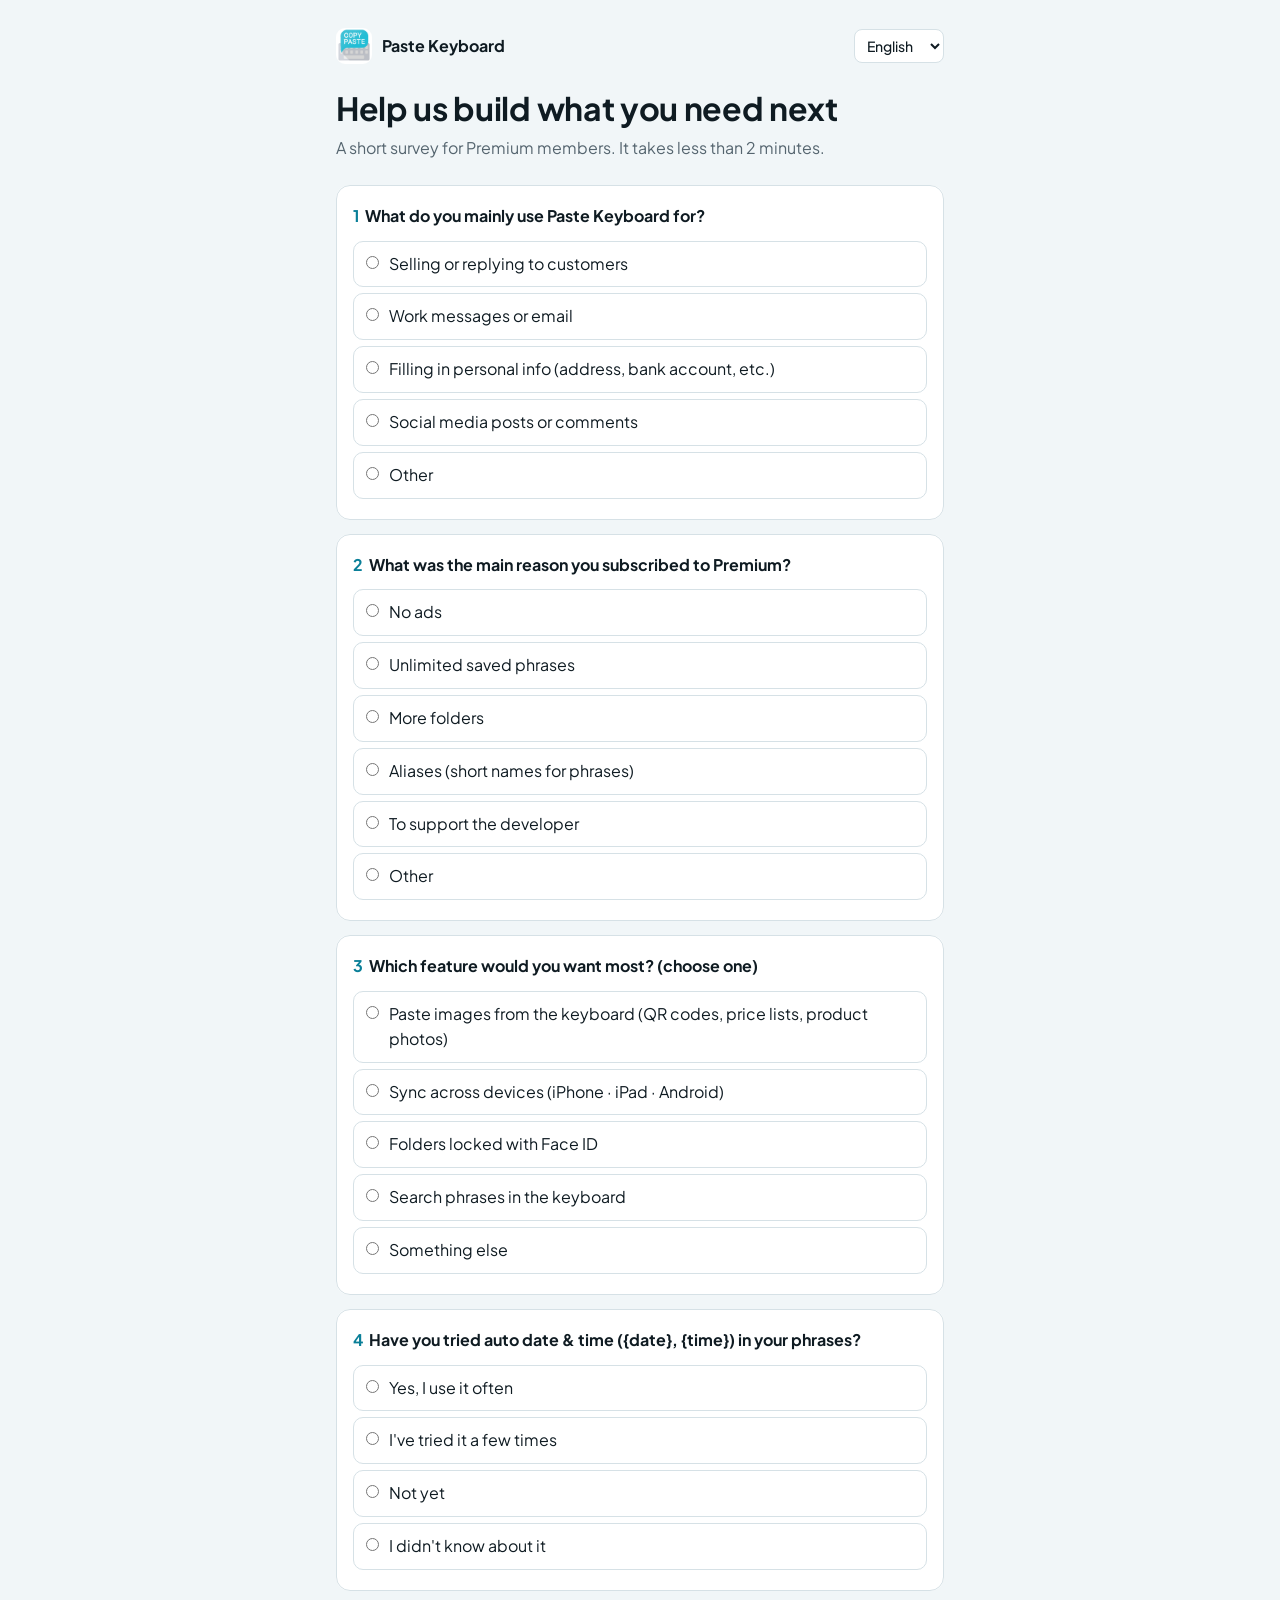
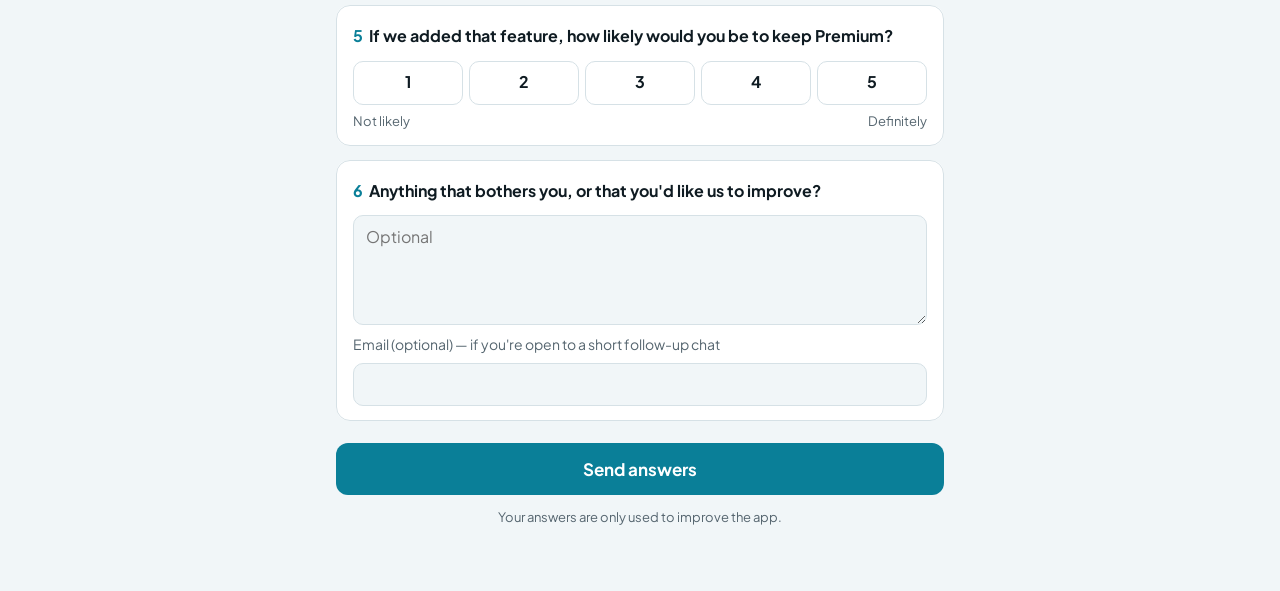
<file: survey/index.html>
<!doctype html>
<html lang="en">
<head>
<meta charset="utf-8">
<meta name="viewport" content="width=device-width, initial-scale=1">
<meta name="robots" content="noindex">
<script async src="https://www.googletagmanager.com/gtag/js?id=G-1QGC8KQCWV"></script>
<script>window.dataLayer=window.dataLayer||[];function gtag(){dataLayer.push(arguments);}gtag("js",new Date());gtag("config","G-1QGC8KQCWV");</script>
<title>Paste Keyboard Survey</title>
<link rel="icon" href="/assets/favicon-32.png">
<link rel="preconnect" href="https://fonts.googleapis.com">
<link rel="preconnect" href="https://fonts.gstatic.com" crossorigin>
<link rel="stylesheet" href="https://fonts.googleapis.com/css2?family=Plus+Jakarta+Sans:wght@400;500;600;700;800&family=Noto+Sans+Thai:wght@400;500;700&display=swap">
<style>
:root {
  --paper: #F1F6F8;
  --surface: #FFFFFF;
  --ink: #0F1B22;
  --muted: #55656F;
  --line: #D6E1E6;
  --cyan: #26B8D6;
  --cyan-deep: #0A7F98;
  --cyan-wash: rgba(38, 184, 214, .12);
  --danger: #C2410C;
  --font: "Plus Jakarta Sans", "Noto Sans Thai", system-ui, -apple-system, "Apple SD Gothic Neo", "Hiragino Sans", "Segoe UI", sans-serif;
}
@media (prefers-color-scheme: dark) {
  :root:not([data-theme="light"]) {
    color-scheme: dark;
    --paper: #091217;
    --surface: #111D24;
    --ink: #E9F1F4;
    --muted: #93A6B0;
    --line: #20313A;
    --cyan: #3CC8E2;
    --cyan-deep: #62D4EA;
    --cyan-wash: rgba(60, 200, 226, .13);
    --danger: #FB923C;
  }
}
:root[data-theme="dark"] {
  color-scheme: dark;
  --paper: #091217;
  --surface: #111D24;
  --ink: #E9F1F4;
  --muted: #93A6B0;
  --line: #20313A;
  --cyan: #3CC8E2;
  --cyan-deep: #62D4EA;
  --cyan-wash: rgba(60, 200, 226, .13);
  --danger: #FB923C;
}
* { box-sizing: border-box; }
html { -webkit-text-size-adjust: 100%; }
body {
  margin: 0;
  background: var(--paper);
  color: var(--ink);
  font: 400 1rem/1.55 var(--font);
}
.wrap { max-width: 640px; margin: 0 auto; padding: 28px 16px 64px; }
header { display: flex; align-items: center; justify-content: space-between; gap: 12px; margin-bottom: 24px; }
.mark { display: flex; align-items: center; gap: 10px; font-weight: 700; }
.mark img { width: 36px; height: 36px; border-radius: 9px; }
select.lang {
  font: 500 .875rem var(--font); color: var(--ink); background: var(--surface);
  border: 1px solid var(--line); border-radius: 8px; padding: 6px 8px;
}
h1 { font-size: clamp(1.5rem, 1.2rem + 1.4vw, 2rem); line-height: 1.25; margin: 0 0 8px; letter-spacing: -.01em; }
.lead { color: var(--muted); margin: 0 0 24px; }
fieldset {
  border: 1px solid var(--line); border-radius: 14px; background: var(--surface);
  margin: 0 0 14px; padding: 18px 16px 14px;
}
legend { padding: 0; float: left; width: 100%; font-weight: 700; margin-bottom: 12px; }
legend .n { color: var(--cyan-deep); margin-right: 6px; }
legend + * { clear: both; }
.opt {
  display: flex; align-items: flex-start; gap: 10px; padding: 10px 12px; margin: 0 0 6px;
  border: 1px solid var(--line); border-radius: 10px; cursor: pointer;
}
.opt:has(input:checked) { border-color: var(--cyan); background: var(--cyan-wash); }
.opt input { margin: 4px 0 0; accent-color: var(--cyan-deep); flex: none; }
.scale { display: grid; grid-template-columns: repeat(5, 1fr); gap: 6px; }
.scale label {
  display: flex; align-items: center; justify-content: center; min-height: 44px;
  border: 1px solid var(--line); border-radius: 10px; font-weight: 700; cursor: pointer;
}
.scale label:has(input:checked) { border-color: var(--cyan); background: var(--cyan-wash); color: var(--cyan-deep); }
.scale input { position: absolute; opacity: 0; pointer-events: none; }
.scale label:has(input:focus-visible) { outline: 2px solid var(--cyan); outline-offset: 2px; }
.scale-ends { display: flex; justify-content: space-between; color: var(--muted); font-size: .8125rem; margin-top: 6px; gap: 12px; }
input[type="text"], input[type="email"], textarea {
  width: 100%; font: 400 1rem var(--font); color: var(--ink); background: var(--paper);
  border: 1px solid var(--line); border-radius: 10px; padding: 10px 12px;
}
textarea { min-height: 110px; resize: vertical; }
input:focus-visible, textarea:focus-visible, select:focus-visible, button:focus-visible { outline: 2px solid var(--cyan); outline-offset: 2px; }
.other-text { margin-top: 4px; }
.hint { color: var(--muted); font-size: .875rem; margin: 6px 0 0; }
.err { color: var(--danger); font-size: .875rem; margin: 6px 0 0; display: none; }
fieldset.invalid { border-color: var(--danger); }
fieldset.invalid .err { display: block; }
button[type="submit"] {
  width: 100%; min-height: 52px; border: 0; border-radius: 12px; cursor: pointer;
  background: var(--cyan-deep); color: #fff; font: 700 1.0625rem var(--font); margin-top: 8px;
}
:root[data-theme="dark"] button[type="submit"] { color: #062029; }
@media (prefers-color-scheme: dark) { :root:not([data-theme="light"]) button[type="submit"] { color: #062029; } }
button[disabled] { opacity: .6; cursor: default; }
.privacy { color: var(--muted); font-size: .8125rem; text-align: center; margin: 12px 0 0; }
.form-error { color: var(--danger); text-align: center; margin: 10px 0 0; display: none; }
.thanks { display: none; text-align: center; padding: 48px 8px; }
.thanks .check {
  width: 64px; height: 64px; border-radius: 50%; margin: 0 auto 16px; display: grid; place-items: center;
  background: var(--cyan-wash); color: var(--cyan-deep); font-size: 32px; font-weight: 800;
}
.hidden { display: none; }
</style>
</head>
<body>
<div class="wrap">
  <header>
    <div class="mark"><img src="/assets/icon-192.png" alt=""><span data-i18n="app">Paste Keyboard</span></div>
    <select class="lang" id="lang" aria-label="Language">
      <option value="en">English</option>
      <option value="th">ไทย</option>
      <option value="ko">한국어</option>
      <option value="ja">日本語</option>
      <option value="es">Español</option>
    </select>
  </header>

  <main id="survey">
    <h1 data-i18n="title">Help us build what you need next</h1>
    <p class="lead" data-i18n="lead">A short survey for Premium members. It takes less than 2 minutes.</p>

    <form name="premium-survey" method="POST" data-netlify="true" netlify-honeypot="bot-field" novalidate>
      <input type="hidden" name="form-name" value="premium-survey">
      <input type="hidden" name="lang" value="en">
      <input type="hidden" name="src" value="">
      <p class="hidden"><label>Leave empty <input name="bot-field"></label></p>

      <fieldset data-required="usage">
        <legend><span class="n">1</span><span data-i18n="q1">What do you mainly use Paste Keyboard for?</span></legend>
        <label class="opt"><input type="radio" name="usage" value="selling"><span data-i18n="q1_selling">Selling or replying to customers</span></label>
        <label class="opt"><input type="radio" name="usage" value="work"><span data-i18n="q1_work">Work messages or email</span></label>
        <label class="opt"><input type="radio" name="usage" value="personal"><span data-i18n="q1_personal">Filling in personal info (address, bank account, etc.)</span></label>
        <label class="opt"><input type="radio" name="usage" value="social"><span data-i18n="q1_social">Social media posts or comments</span></label>
        <label class="opt"><input type="radio" name="usage" value="other"><span data-i18n="other">Other</span></label>
        <p class="err" data-i18n="required">Please answer this question.</p>
      </fieldset>

      <fieldset data-required="reason">
        <legend><span class="n">2</span><span data-i18n="q2">What was the main reason you subscribed to Premium?</span></legend>
        <label class="opt"><input type="radio" name="reason" value="no_ads"><span data-i18n="q2_no_ads">No ads</span></label>
        <label class="opt"><input type="radio" name="reason" value="unlimited"><span data-i18n="q2_unlimited">Unlimited saved phrases</span></label>
        <label class="opt"><input type="radio" name="reason" value="folders"><span data-i18n="q2_folders">More folders</span></label>
        <label class="opt"><input type="radio" name="reason" value="alias"><span data-i18n="q2_alias">Aliases (short names for phrases)</span></label>
        <label class="opt"><input type="radio" name="reason" value="support_dev"><span data-i18n="q2_support">To support the developer</span></label>
        <label class="opt"><input type="radio" name="reason" value="other"><span data-i18n="other">Other</span></label>
        <p class="err" data-i18n="required">Please answer this question.</p>
      </fieldset>

      <fieldset data-required="feature">
        <legend><span class="n">3</span><span data-i18n="q3">Which feature would you want most? (choose one)</span></legend>
        <label class="opt"><input type="radio" name="feature" value="image_paste"><span data-i18n="q3_image">Paste images from the keyboard (QR codes, price lists, product photos)</span></label>
        <label class="opt"><input type="radio" name="feature" value="sync"><span data-i18n="q3_sync">Sync across devices (iPhone · iPad · Android)</span></label>
        <label class="opt"><input type="radio" name="feature" value="lock_folder"><span data-i18n="q3_lock">Folders locked with Face ID</span></label>
        <label class="opt"><input type="radio" name="feature" value="keyboard_search"><span data-i18n="q3_search">Search phrases in the keyboard</span></label>
        <label class="opt"><input type="radio" name="feature" value="other"><span data-i18n="q3_other">Something else</span></label>
        <input class="other-text hidden" type="text" name="feature_other" disabled maxlength="200" data-i18n-placeholder="q3_other_ph" placeholder="Which feature?">
        <p class="err" data-i18n="required">Please answer this question.</p>
      </fieldset>

      <fieldset data-required="date_feature">
        <legend><span class="n">4</span><span data-i18n="q_date">Have you tried auto date &amp; time ({date}, {time}) in your phrases?</span></legend>
        <label class="opt"><input type="radio" name="date_feature" value="often"><span data-i18n="q_date_often">Yes, I use it often</span></label>
        <label class="opt"><input type="radio" name="date_feature" value="tried"><span data-i18n="q_date_tried">I've tried it a few times</span></label>
        <label class="opt"><input type="radio" name="date_feature" value="not_yet"><span data-i18n="q_date_not_yet">Not yet</span></label>
        <label class="opt"><input type="radio" name="date_feature" value="unaware"><span data-i18n="q_date_unaware">I didn't know about it</span></label>
        <p class="err" data-i18n="required">Please answer this question.</p>
      </fieldset>

      <fieldset data-required="keep">
        <legend><span class="n">5</span><span data-i18n="q4">If we added that feature, how likely would you be to keep Premium?</span></legend>
        <div class="scale">
          <label><input type="radio" name="keep" value="1">1</label>
          <label><input type="radio" name="keep" value="2">2</label>
          <label><input type="radio" name="keep" value="3">3</label>
          <label><input type="radio" name="keep" value="4">4</label>
          <label><input type="radio" name="keep" value="5">5</label>
        </div>
        <div class="scale-ends"><span data-i18n="q4_low">Not likely</span><span data-i18n="q4_high">Definitely</span></div>
        <p class="err" data-i18n="required">Please answer this question.</p>
      </fieldset>

      <fieldset>
        <legend><span class="n">6</span><span data-i18n="q5">Anything that bothers you, or that you'd like us to improve?</span></legend>
        <textarea name="comment" maxlength="2000" data-i18n-placeholder="q5_ph" placeholder="Optional"></textarea>
        <label for="email" class="hint" data-i18n="email">Email (optional) — if you're open to a short follow-up chat</label>
        <input id="email" type="email" name="email" maxlength="200" autocomplete="email" style="margin-top:6px">
      </fieldset>

      <button type="submit" data-i18n="submit">Send answers</button>
      <p class="form-error" data-i18n="send_error">Couldn't send. Please try again.</p>
      <p class="privacy" data-i18n="privacy">Your answers are only used to improve the app.</p>
    </form>
  </main>

  <section class="thanks" id="thanks" aria-live="polite">
    <div class="check">✓</div>
    <h1 data-i18n="thanks_title">Thank you!</h1>
    <p class="lead" data-i18n="thanks_body">Your answers help us decide what to build next.</p>
  </section>
</div>

<script>
(function () {
  var T = {
    en: {
      app: "Paste Keyboard",
      title: "Help us build what you need next",
      lead: "A short survey for Premium members. It takes less than 2 minutes.",
      q1: "What do you mainly use Paste Keyboard for?",
      q1_selling: "Selling or replying to customers",
      q1_work: "Work messages or email",
      q1_personal: "Filling in personal info (address, bank account, etc.)",
      q1_social: "Social media posts or comments",
      other: "Other",
      q2: "What was the main reason you subscribed to Premium?",
      q2_no_ads: "No ads",
      q2_unlimited: "Unlimited saved phrases",
      q2_folders: "More folders",
      q2_alias: "Aliases (short names for phrases)",
      q2_support: "To support the developer",
      q3: "Which feature would you want most? (choose one)",
      q3_image: "Paste images from the keyboard (QR codes, price lists, product photos)",
      q3_sync: "Sync across devices (iPhone · iPad · Android)",
      q3_lock: "Folders locked with Face ID",
      q_date: "Have you tried auto date & time ({date}, {time}) in your phrases?",
      q_date_often: "Yes, I use it often",
      q_date_tried: "I've tried it a few times",
      q_date_not_yet: "Not yet",
      q_date_unaware: "I didn't know about it",
      q3_search: "Search phrases in the keyboard",
      q3_other: "Something else",
      q3_other_ph: "Which feature?",
      q4: "If we added that feature, how likely would you be to keep Premium?",
      q4_low: "Not likely",
      q4_high: "Definitely",
      q5: "Anything that bothers you, or that you'd like us to improve?",
      q5_ph: "Optional",
      email: "Email (optional) — if you're open to a short follow-up chat",
      submit: "Send answers",
      sending: "Sending…",
      send_error: "Couldn't send. Please try again.",
      required: "Please answer this question.",
      privacy: "Your answers are only used to improve the app.",
      thanks_title: "Thank you!",
      thanks_body: "Your answers help us decide what to build next."
    },
    th: {
      app: "Paste Keyboard",
      title: "ช่วยเราเลือกฟีเจอร์ถัดไปที่คุณต้องการ",
      lead: "แบบสอบถามสั้น ๆ สำหรับสมาชิกพรีเมียม ใช้เวลาไม่ถึง 2 นาที",
      q1: "คุณใช้ Paste Keyboard ทำอะไรเป็นหลัก?",
      q1_selling: "ขายของ หรือตอบแชทลูกค้า",
      q1_work: "ข้อความหรืออีเมลเกี่ยวกับงาน",
      q1_personal: "กรอกข้อมูลส่วนตัว (ที่อยู่ เลขบัญชี ฯลฯ)",
      q1_social: "โพสต์หรือคอมเมนต์ในโซเชียล",
      other: "อื่น ๆ",
      q2: "เหตุผลหลักที่คุณสมัครพรีเมียมคืออะไร?",
      q2_no_ads: "ไม่มีโฆษณา",
      q2_unlimited: "บันทึกข้อความได้ไม่จำกัด",
      q2_folders: "สร้างโฟลเดอร์ได้มากขึ้น",
      q2_alias: "ชื่อย่อ (ตั้งชื่อสั้น ๆ ให้ข้อความ)",
      q2_support: "อยากสนับสนุนผู้พัฒนา",
      q3: "ฟีเจอร์ไหนที่คุณอยากได้มากที่สุด? (เลือก 1 ข้อ)",
      q3_image: "วางรูปภาพจากคีย์บอร์ด (QR โค้ด ป้ายราคา รูปสินค้า)",
      q3_sync: "ซิงค์ข้ามอุปกรณ์ (iPhone · iPad · Android)",
      q3_lock: "โฟลเดอร์ที่ล็อกด้วย Face ID",
      q_date: "คุณเคยลองใช้ฟีเจอร์ใส่วันที่และเวลาอัตโนมัติ ({date}, {time}) ในข้อความไหม?",
      q_date_often: "ใช้บ่อย",
      q_date_tried: "เคยลองใช้ไม่กี่ครั้ง",
      q_date_not_yet: "ยังไม่เคยใช้",
      q_date_unaware: "ไม่รู้ว่ามีฟีเจอร์นี้",
      q3_search: "ค้นหาข้อความในคีย์บอร์ด",
      q3_other: "อย่างอื่น",
      q3_other_ph: "ฟีเจอร์ที่อยากได้",
      q4: "ถ้าเราเพิ่มฟีเจอร์นั้น คุณมีแนวโน้มจะใช้พรีเมียมต่อแค่ไหน?",
      q4_low: "ไม่น่าจะ",
      q4_high: "แน่นอน",
      q5: "มีอะไรที่ไม่สะดวก หรืออยากให้เราปรับปรุงไหม?",
      q5_ph: "ไม่บังคับ",
      email: "อีเมล (ไม่บังคับ) หากยินดีให้เราติดต่อเพื่อพูดคุยสั้น ๆ",
      submit: "ส่งคำตอบ",
      sending: "กำลังส่ง…",
      send_error: "ส่งไม่สำเร็จ โปรดลองอีกครั้ง",
      required: "โปรดตอบคำถามนี้",
      privacy: "คำตอบของคุณจะใช้เพื่อปรับปรุงแอปเท่านั้น",
      thanks_title: "ขอบคุณมาก!",
      thanks_body: "คำตอบของคุณช่วยให้เราตัดสินใจว่าจะทำอะไรต่อไป"
    },
    ko: {
      app: "복붙키보드",
      title: "다음에 만들 기능을 함께 골라 주세요",
      lead: "프리미엄 회원 대상 짧은 설문입니다. 2분이면 끝나요.",
      q1: "복붙키보드를 주로 어디에 쓰시나요?",
      q1_selling: "판매나 고객 응대",
      q1_work: "업무 메시지나 메일",
      q1_personal: "개인 정보 입력 (주소, 계좌번호 등)",
      q1_social: "SNS 글이나 댓글",
      other: "기타",
      q2: "프리미엄을 구독한 가장 큰 이유는 무엇인가요?",
      q2_no_ads: "광고 제거",
      q2_unlimited: "문구 무제한 저장",
      q2_folders: "폴더 추가",
      q2_alias: "별명 (문구에 짧은 이름 붙이기)",
      q2_support: "개발자 응원",
      q3: "가장 갖고 싶은 기능 하나를 골라 주세요.",
      q3_image: "키보드에서 이미지 붙여넣기 (QR 코드, 가격표, 상품 사진)",
      q3_sync: "기기 간 동기화 (iPhone · iPad · Android)",
      q3_lock: "Face ID로 잠그는 폴더",
      q_date: "문구의 날짜·시간 자동 입력({date}, {time})을 써보셨나요?",
      q_date_often: "자주 쓰고 있어요",
      q_date_tried: "몇 번 써봤어요",
      q_date_not_yet: "아직 안 써봤어요",
      q_date_unaware: "이런 기능이 있는지 몰랐어요",
      q3_search: "키보드에서 문구 검색",
      q3_other: "다른 기능",
      q3_other_ph: "어떤 기능인가요?",
      q4: "그 기능이 생기면 프리미엄을 계속 유지하실 것 같나요?",
      q4_low: "아닐 것 같다",
      q4_high: "꼭 유지한다",
      q5: "불편한 점이나 바라는 점이 있다면 알려 주세요.",
      q5_ph: "선택 사항",
      email: "이메일 (선택) — 짧은 인터뷰에 응해 주실 수 있다면",
      submit: "답변 보내기",
      sending: "보내는 중…",
      send_error: "보내지 못했습니다. 다시 시도해 주세요.",
      required: "이 질문에 답해 주세요.",
      privacy: "답변은 앱 개선에만 사용됩니다.",
      thanks_title: "감사합니다!",
      thanks_body: "보내 주신 답변으로 다음에 만들 기능을 정하겠습니다."
    },
    ja: {
      app: "コピペキーボード",
      title: "次に作る機能を一緒に選んでください",
      lead: "プレミアム会員向けの短いアンケートです。2分で終わります。",
      q1: "コピペキーボードを主に何に使っていますか？",
      q1_selling: "販売やお客様への返信",
      q1_work: "仕事のメッセージやメール",
      q1_personal: "個人情報の入力（住所、口座番号など）",
      q1_social: "SNSの投稿やコメント",
      other: "その他",
      q2: "プレミアムに登録したいちばんの理由は？",
      q2_no_ads: "広告なし",
      q2_unlimited: "定型文を無制限に保存",
      q2_folders: "フォルダを増やせる",
      q2_alias: "エイリアス（定型文に短い名前を付ける）",
      q2_support: "開発者を応援したい",
      q3: "いちばん欲しい機能をひとつ選んでください。",
      q3_image: "キーボードから画像を貼り付け（QRコード、価格表、商品写真）",
      q3_sync: "デバイス間の同期（iPhone · iPad · Android）",
      q3_lock: "Face IDでロックできるフォルダ",
      q_date: "フレーズの日付・時刻の自動入力（{date}、{time}）を使ってみましたか？",
      q_date_often: "よく使っている",
      q_date_tried: "何度か使ってみた",
      q_date_not_yet: "まだ使っていない",
      q_date_unaware: "この機能を知らなかった",
      q3_search: "キーボードで定型文を検索",
      q3_other: "その他の機能",
      q3_other_ph: "どんな機能ですか？",
      q4: "その機能が追加されたら、プレミアムを続けたいと思いますか？",
      q4_low: "続けないと思う",
      q4_high: "必ず続ける",
      q5: "不便な点や改善してほしい点があれば教えてください。",
      q5_ph: "任意",
      email: "メールアドレス（任意）— 短いインタビューにご協力いただける場合",
      submit: "回答を送信",
      sending: "送信中…",
      send_error: "送信できませんでした。もう一度お試しください。",
      required: "この質問に回答してください。",
      privacy: "回答はアプリの改善にのみ使用します。",
      thanks_title: "ありがとうございました！",
      thanks_body: "いただいた回答をもとに、次に作る機能を決めます。"
    },
    es: {
      app: "Teclado de Pegar",
      title: "Ayúdanos a elegir la próxima función",
      lead: "Una encuesta breve para miembros Premium. Toma menos de 2 minutos.",
      q1: "¿Para qué usas principalmente Teclado de Pegar?",
      q1_selling: "Vender o responder a clientes",
      q1_work: "Mensajes o correos de trabajo",
      q1_personal: "Escribir datos personales (dirección, cuenta bancaria, etc.)",
      q1_social: "Publicaciones o comentarios en redes sociales",
      other: "Otro",
      q2: "¿Cuál fue la razón principal para suscribirte a Premium?",
      q2_no_ads: "Sin anuncios",
      q2_unlimited: "Frases guardadas ilimitadas",
      q2_folders: "Más carpetas",
      q2_alias: "Alias (nombres cortos para tus frases)",
      q2_support: "Apoyar al desarrollador",
      q3: "¿Qué función te gustaría más? (elige una)",
      q3_image: "Pegar imágenes desde el teclado (códigos QR, listas de precios, fotos de productos)",
      q3_sync: "Sincronizar entre dispositivos (iPhone · iPad · Android)",
      q3_lock: "Carpetas bloqueadas con Face ID",
      q_date: "¿Has probado la fecha y hora automáticas ({date}, {time}) en tus frases?",
      q_date_often: "Sí, la uso a menudo",
      q_date_tried: "La he probado algunas veces",
      q_date_not_yet: "Todavía no",
      q_date_unaware: "No sabía que existía",
      q3_search: "Buscar frases desde el teclado",
      q3_other: "Otra cosa",
      q3_other_ph: "¿Qué función?",
      q4: "Si añadiéramos esa función, ¿qué tan probable es que sigas con Premium?",
      q4_low: "Poco probable",
      q4_high: "Seguro",
      q5: "¿Hay algo que te moleste o que quieras que mejoremos?",
      q5_ph: "Opcional",
      email: "Correo (opcional): si te parece bien una charla breve",
      submit: "Enviar respuestas",
      sending: "Enviando…",
      send_error: "No se pudo enviar. Inténtalo de nuevo.",
      required: "Responde esta pregunta.",
      privacy: "Tus respuestas solo se usan para mejorar la app.",
      thanks_title: "¡Gracias!",
      thanks_body: "Tus respuestas nos ayudan a decidir qué construir a continuación."
    }
  };

  var params = new URLSearchParams(location.search);
  var form = document.querySelector("form");
  var select = document.getElementById("lang");

  function pickLang() {
    var q = (params.get("lang") || "").toLowerCase();
    if (T[q]) return q;
    var langs = navigator.languages || [navigator.language || "en"];
    for (var i = 0; i < langs.length; i++) {
      var code = String(langs[i]).toLowerCase().split("-")[0];
      if (T[code]) return code;
    }
    return "en";
  }

  function apply(lang) {
    var t = T[lang];
    document.documentElement.lang = lang;
    document.querySelectorAll("[data-i18n]").forEach(function (el) {
      var key = el.getAttribute("data-i18n");
      if (t[key]) el.textContent = t[key];
    });
    document.querySelectorAll("[data-i18n-placeholder]").forEach(function (el) {
      var key = el.getAttribute("data-i18n-placeholder");
      if (t[key]) el.placeholder = t[key];
    });
    document.title = t.title;
    form.elements.lang.value = lang;
    select.value = lang;
  }

  var current = pickLang();
  apply(current);
  form.elements.src.value = (params.get("src") || "").slice(0, 60);

  select.addEventListener("change", function () {
    current = select.value;
    apply(current);
  });

  var otherText = form.elements.feature_other;
  form.addEventListener("change", function (e) {
    if (e.target.name === "feature") {
      var isOther = e.target.value === "other";
      otherText.classList.toggle("hidden", !isOther);
      // 숨긴 입력도 FormData 에 들어가므로 비우고 비활성화 (disabled 는 제출되지 않음)
      otherText.disabled = !isOther;
      if (isOther) {
        otherText.focus();
      } else {
        otherText.value = "";
      }
    }
    var fs = e.target.closest("fieldset");
    if (fs) fs.classList.remove("invalid");
  });

  form.addEventListener("submit", function (e) {
    e.preventDefault();
    var firstInvalid = null;
    form.querySelectorAll("fieldset[data-required]").forEach(function (fs) {
      var name = fs.getAttribute("data-required");
      var ok = !!form.querySelector('input[name="' + name + '"]:checked');
      fs.classList.toggle("invalid", !ok);
      if (!ok && !firstInvalid) firstInvalid = fs;
    });
    if (firstInvalid) {
      firstInvalid.scrollIntoView({ behavior: "smooth", block: "center" });
      return;
    }

    var button = form.querySelector('button[type="submit"]');
    var errorLine = form.querySelector(".form-error");
    button.disabled = true;
    button.textContent = T[current].sending;
    errorLine.style.display = "none";

    fetch("/survey/", {
      method: "POST",
      headers: { "Content-Type": "application/x-www-form-urlencoded" },
      body: new URLSearchParams(new FormData(form)).toString()
    }).then(function (res) {
      if (!res.ok) throw new Error(String(res.status));
      if (typeof gtag === "function") gtag("event", "survey_submitted", { lang: current });
      document.getElementById("survey").style.display = "none";
      var thanks = document.getElementById("thanks");
      thanks.style.display = "block";
      window.scrollTo(0, 0);
    }).catch(function () {
      button.disabled = false;
      button.textContent = T[current].submit;
      errorLine.style.display = "block";
    });
  });
})();
</script>
</body>
</html>
</file>
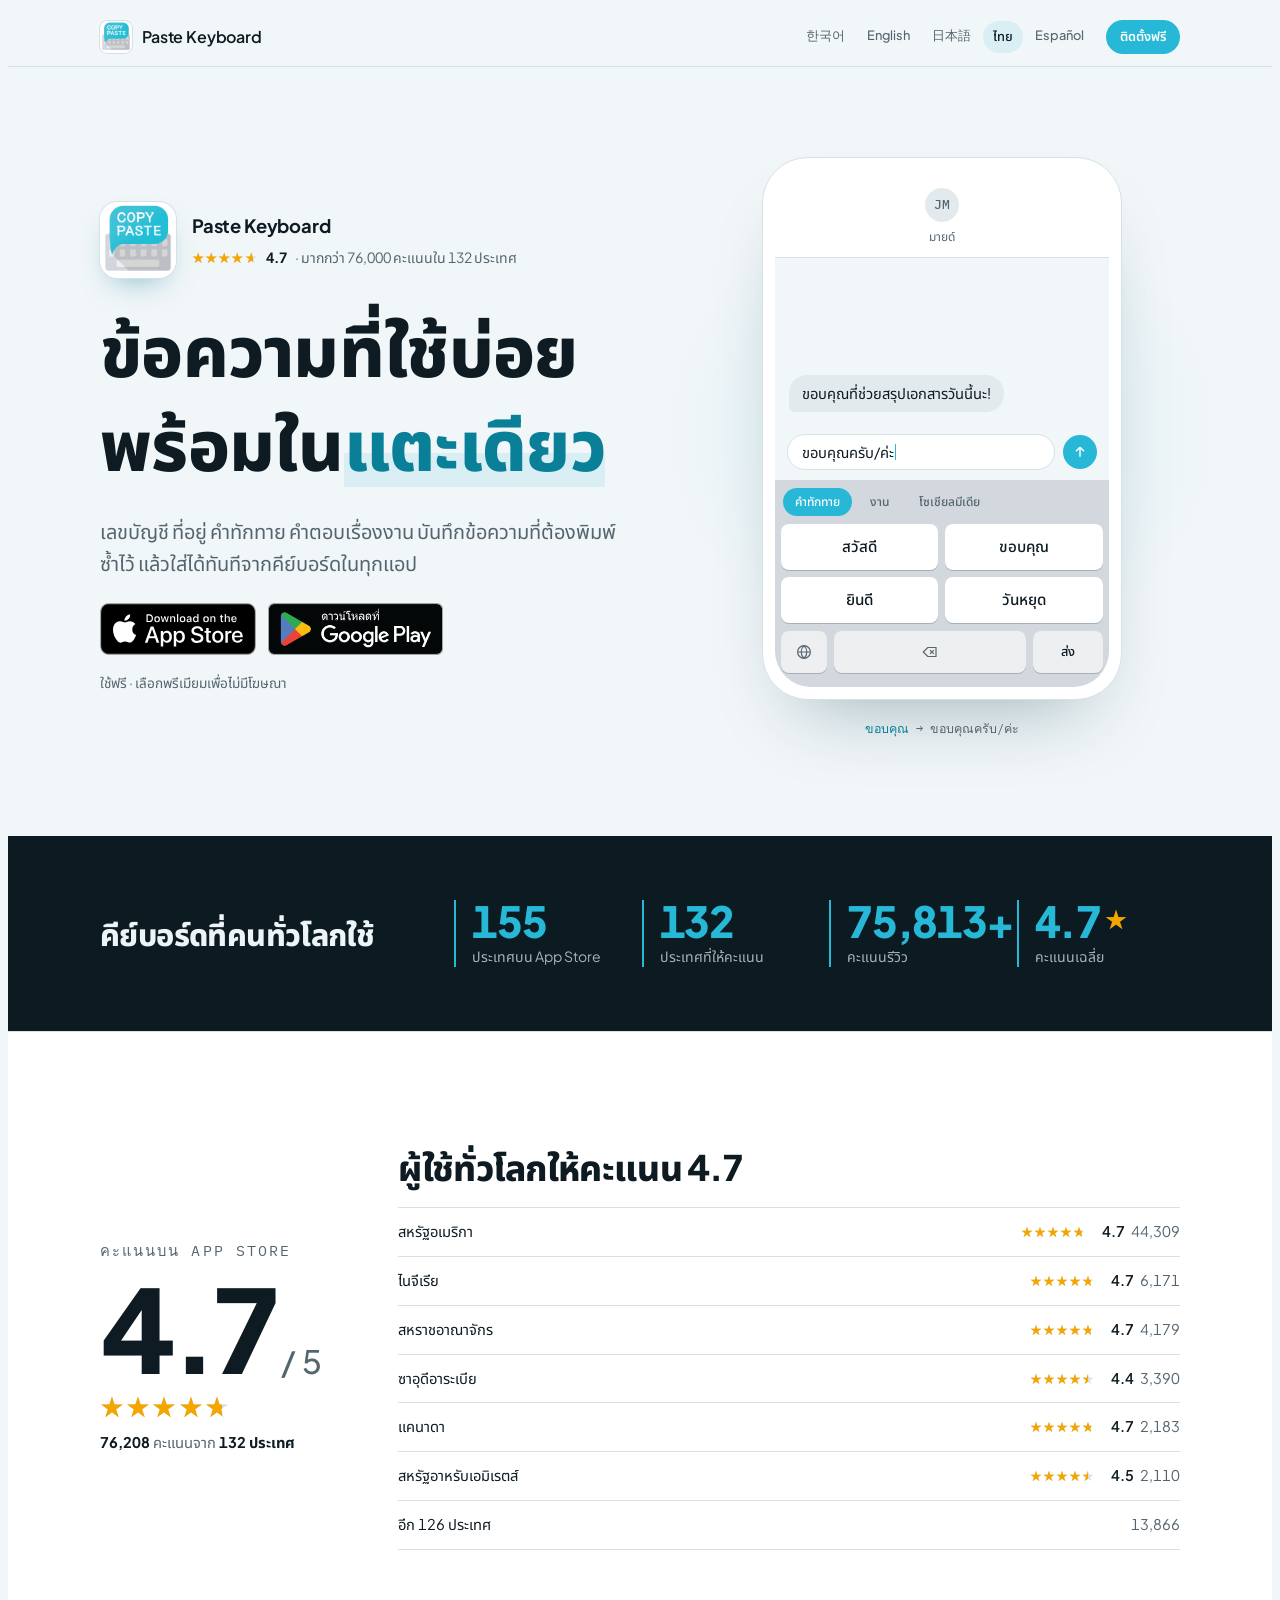
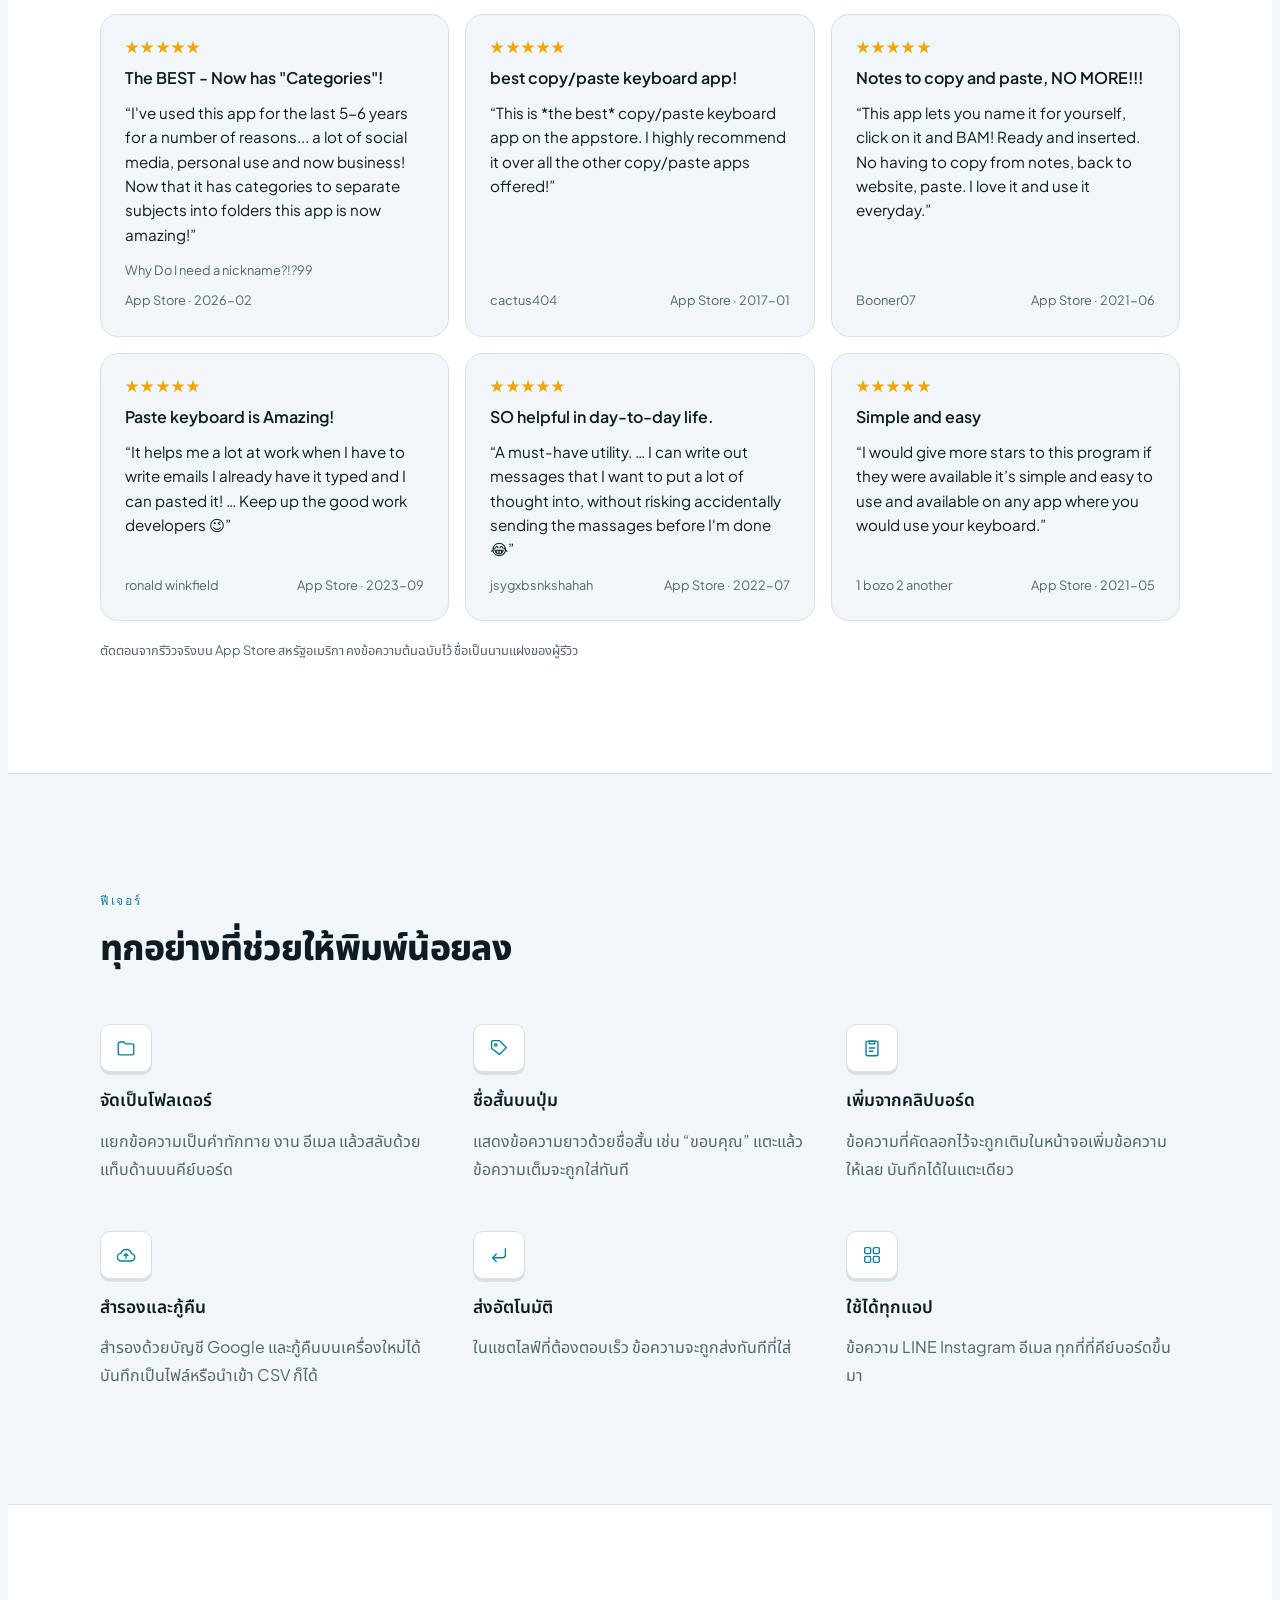
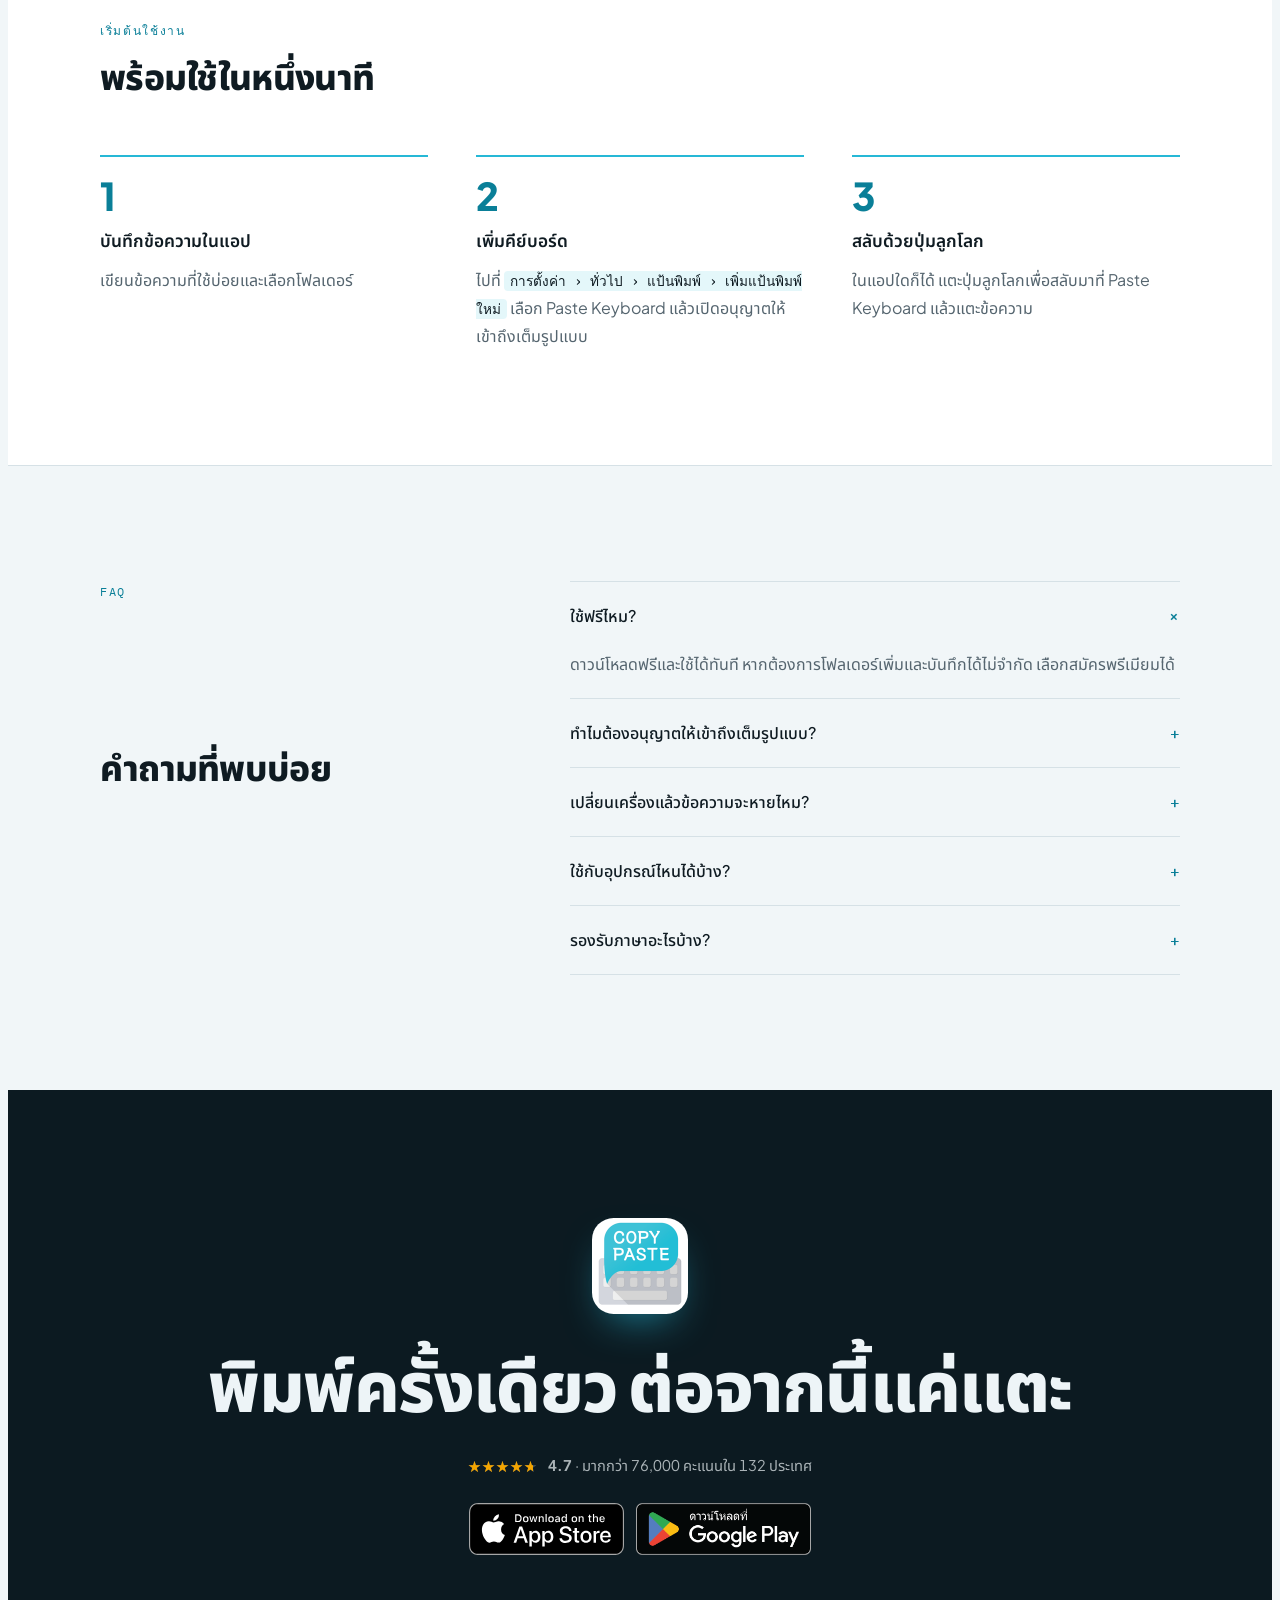
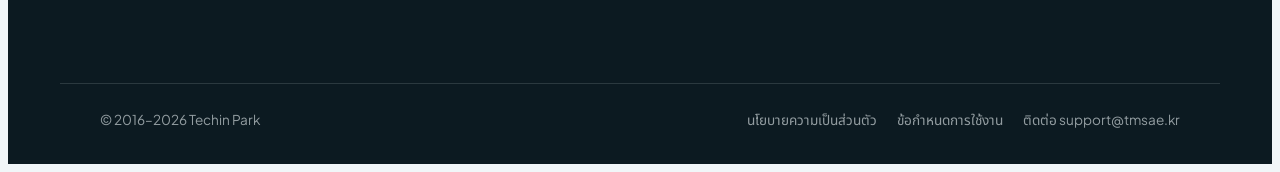
<file: th/index.html>
<!doctype html>
<html lang="th">
<head>
<meta charset="utf-8">
<meta name="viewport" content="width=device-width, initial-scale=1, viewport-fit=cover">
<title>Paste Keyboard | ใส่ข้อความที่ใช้บ่อยในแตะเดียว (iPhone และ Android)</title>
<meta name="description" content="บันทึกข้อความที่ใช้บ่อย เช่น เลขบัญชี ที่อยู่ คำทักทาย แล้วใส่ได้ในแตะเดียวจากคีย์บอร์ดในทุกแอป คะแนน 4.7 จากกว่า 76,000 รีวิวใน 132 ประเทศ ใช้ฟรี">
<link rel="canonical" href="https://pastekeyboard.com/th/">
<link rel="alternate" hreflang="ko" href="https://pastekeyboard.com/ko/">
<link rel="alternate" hreflang="en" href="https://pastekeyboard.com/en/">
<link rel="alternate" hreflang="ja" href="https://pastekeyboard.com/ja/">
<link rel="alternate" hreflang="th" href="https://pastekeyboard.com/th/">
<link rel="alternate" hreflang="es" href="https://pastekeyboard.com/es/">
<link rel="alternate" hreflang="x-default" href="https://pastekeyboard.com/">
<meta name="theme-color" content="#F1F6F8" media="(prefers-color-scheme: light)">
<meta name="theme-color" content="#091217" media="(prefers-color-scheme: dark)">
<meta name="apple-itunes-app" content="app-id=1066723174">
<link rel="icon" type="image/png" sizes="32x32" href="/assets/favicon-32.png">
<link rel="apple-touch-icon" href="/assets/apple-touch-icon.png">
<meta property="og:type" content="website">
<meta property="og:site_name" content="Paste Keyboard">
<meta property="og:title" content="Paste Keyboard | ใส่ข้อความที่ใช้บ่อยในแตะเดียว (iPhone และ Android)">
<meta property="og:description" content="บันทึกข้อความที่ใช้บ่อย เช่น เลขบัญชี ที่อยู่ คำทักทาย แล้วใส่ได้ในแตะเดียวจากคีย์บอร์ดในทุกแอป คะแนน 4.7 จากกว่า 76,000 รีวิวใน 132 ประเทศ ใช้ฟรี">
<meta property="og:url" content="https://pastekeyboard.com/th/">
<meta property="og:image" content="https://pastekeyboard.com/og/og-th.png">
<meta property="og:image:type" content="image/png">
<meta property="og:image:width" content="1200">
<meta property="og:image:height" content="630">
<meta property="og:image:alt" content="Paste Keyboard · ข้อความที่ใช้บ่อย พร้อมในแตะเดียว">
<meta property="og:locale" content="th_TH">
<meta property="og:locale:alternate" content="ko_KR">
<meta property="og:locale:alternate" content="en_US">
<meta property="og:locale:alternate" content="ja_JP">
<meta property="og:locale:alternate" content="es_ES">
<meta name="twitter:card" content="summary_large_image">
<meta name="twitter:title" content="Paste Keyboard | ใส่ข้อความที่ใช้บ่อยในแตะเดียว (iPhone และ Android)">
<meta name="twitter:description" content="บันทึกข้อความที่ใช้บ่อย เช่น เลขบัญชี ที่อยู่ คำทักทาย แล้วใส่ได้ในแตะเดียวจากคีย์บอร์ดในทุกแอป คะแนน 4.7 จากกว่า 76,000 รีวิวใน 132 ประเทศ ใช้ฟรี">
<meta name="twitter:image" content="https://pastekeyboard.com/og/og-th.png">
<link rel="preconnect" href="https://fonts.googleapis.com">
<link rel="preconnect" href="https://fonts.gstatic.com" crossorigin>
<link rel="stylesheet" href="https://fonts.googleapis.com/css2?family=IBM+Plex+Mono:wght@500&family=Plus+Jakarta+Sans:wght@400;500;600;700;800&family=Noto+Sans+Thai:wght@400;500;700;800&display=swap">
<link rel="stylesheet" href="/assets/site.css">
<script type="application/ld+json">{"@context":"https://schema.org","@type":"MobileApplication","name":"Paste Keyboard","alternateName":["복붙키보드","コピペキーボード","Teclado de Pegar"],"description":"บันทึกข้อความที่ใช้บ่อย เช่น เลขบัญชี ที่อยู่ คำทักทาย แล้วใส่ได้ในแตะเดียวจากคีย์บอร์ดในทุกแอป คะแนน 4.7 จากกว่า 76,000 รีวิวใน 132 ประเทศ ใช้ฟรี","url":"https://pastekeyboard.com/th/","image":"https://pastekeyboard.com/assets/icon-512.png","operatingSystem":"iOS 15.0+, Android","applicationCategory":"UtilitiesApplication","inLanguage":"th","offers":{"@type":"Offer","price":"0","priceCurrency":"USD"},"aggregateRating":{"@type":"AggregateRating","ratingValue":"4.7","ratingCount":"76208","bestRating":"5"},"installUrl":"https://apps.apple.com/th/app/id1066723174","sameAs":["https://apps.apple.com/app/id1066723174","https://play.google.com/store/apps/details?id=com.tmsaeapp.copypastekeyboard&hl=th"],"author":{"@type":"Person","name":"Techin Park"}}</script>
<script type="application/ld+json">{"@context":"https://schema.org","@type":"FAQPage","mainEntity":[{"@type":"Question","name":"ใช้ฟรีไหม?","acceptedAnswer":{"@type":"Answer","text":"ดาวน์โหลดฟรีและใช้ได้ทันที หากต้องการโฟลเดอร์เพิ่มและบันทึกได้ไม่จำกัด เลือกสมัครพรีเมียมได้"}},{"@type":"Question","name":"ทำไมต้องอนุญาตให้เข้าถึงเต็มรูปแบบ?","acceptedAnswer":{"@type":"Answer","text":"เพื่อให้คีย์บอร์ดโหลดข้อความที่บันทึกไว้ในแอปและวางลงได้ Paste Keyboard ไม่มีแป้นตัวอักษร จึงไม่ได้รับสิ่งที่คุณพิมพ์ในแอปอื่น"}},{"@type":"Question","name":"เปลี่ยนเครื่องแล้วข้อความจะหายไหม?","acceptedAnswer":{"@type":"Answer","text":"สำรองด้วยบัญชี Google ไว้ แล้วเข้าสู่ระบบบนเครื่องใหม่เพื่อกู้คืน หรือย้ายด้วยไฟล์ก็ได้"}},{"@type":"Question","name":"ใช้กับอุปกรณ์ไหนได้บ้าง?","acceptedAnswer":{"@type":"Answer","text":"iPhone และ iPad ที่ใช้ iOS 15.0 ขึ้นไปดาวน์โหลดได้จาก App Store ส่วนมือถือ Android ดาวน์โหลดได้จาก Google Play"}},{"@type":"Question","name":"รองรับภาษาอะไรบ้าง?","acceptedAnswer":{"@type":"Answer","text":"ภาษาไทย อังกฤษ เกาหลี ญี่ปุ่น และสเปน"}}]}</script>
<script async src="https://www.googletagmanager.com/gtag/js?id=G-1QGC8KQCWV"></script>
<script>window.dataLayer=window.dataLayer||[];function gtag(){dataLayer.push(arguments);}gtag("js",new Date());gtag("config","G-1QGC8KQCWV");</script>
</head>
<body>
<header class="top">
  <div class="wrap">
    <a class="mark" href="/th/"><span class="appicon" aria-hidden="true"></span><span>Paste Keyboard</span></a>
    <div class="top-right">
      <nav class="langs" aria-label="Language"><a href="/ko/" hreflang="ko" lang="ko">한국어</a><a href="/en/" hreflang="en" lang="en">English</a><a href="/ja/" hreflang="ja" lang="ja">日本語</a><a href="/th/" hreflang="th" lang="th" aria-current="page">ไทย</a><a href="/es/" hreflang="es" lang="es">Español</a></nav>
      <a class="mini-cta" data-best href="https://apps.apple.com/th/app/id1066723174">ติดตั้งฟรี</a>
    </div>
  </div>
</header>

<main id="top">
  <section class="hero">
    <div class="wrap">
      <div class="hero-copy">
        <div class="app-id">
          <img class="appicon" src="/assets/icon-192.png" alt="ไอคอนแอป Paste Keyboard" width="76" height="76">
          <div>
            <strong>Paste Keyboard</strong>
            <span class="rating-line"><span class="stars" style="--fill:93%" aria-hidden="true"></span><b>4.7</b><span>· มากกว่า 76,000 คะแนนใน 132 ประเทศ</span></span>
          </div>
        </div>
        <h1>ข้อความที่ใช้บ่อย<br>พร้อมใน<em>แตะเดียว</em></h1>
        <p class="lede">เลขบัญชี ที่อยู่ คำทักทาย คำตอบเรื่องงาน บันทึกข้อความที่ต้องพิมพ์ซ้ำไว้ แล้วใส่ได้ทันทีจากคีย์บอร์ดในทุกแอป</p>
        <div class="stores">
          <a class="badge badge-ios" href="https://apps.apple.com/th/app/id1066723174" rel="noopener"><img src="/assets/badges/app-store.svg" alt="ดาวน์โหลดบน App Store" width="156" height="52"></a>
          <a class="badge badge-play" href="https://play.google.com/store/apps/details?id=com.tmsaeapp.copypastekeyboard&hl=th" rel="noopener"><img src="/assets/badges/google-play-th.png" alt="ดาวน์โหลดบน Google Play" width="175" height="52"></a>
        </div>
        <p class="free">ใช้ฟรี · เลือกพรีเมียมเพื่อไม่มีโฆษณา</p>
      </div>

      <div class="stage">
        <div class="phone" aria-label="Keyboard demo">
          <div class="screen">
            <div class="chat-head"><span class="avatar" aria-hidden="true">JM</span><span class="chat-name">มายด์</span></div>
            <div class="thread" id="thread"><div class="bubble in">ขอบคุณที่ช่วยสรุปเอกสารวันนี้นะ!</div></div>
            <div class="composer">
              <div class="field" id="field" aria-live="polite" data-placeholder="ข้อความ"></div>
              <button class="send" type="button" id="send" aria-label="Send"><svg viewBox="0 0 24 24"><path d="M12 19V5m0 0-6 6m6-6 6 6"/></svg></button>
            </div>
            <div class="kb">
              <div class="tabs" id="tabs" role="group"></div>
              <div class="keys" id="keys"></div>
              <div class="fnrow">
                <button class="fn" type="button" id="globe" aria-label="Next keyboard"><svg viewBox="0 0 24 24"><circle cx="12" cy="12" r="8.5"/><path d="M3.5 12h17M12 3.5c2.6 2.4 3.8 5.2 3.8 8.5s-1.2 6.1-3.8 8.5c-2.6-2.4-3.8-5.2-3.8-8.5S9.4 5.9 12 3.5"/></svg></button>
                <button class="fn" type="button" id="del" aria-label="Delete"><svg viewBox="0 0 24 24"><path d="M9 6h11v12H9l-6-6z"/><path d="m12 9.5 5 5m0-5-5 5"/></svg></button>
                <button class="fn ret" type="button" id="ret">ส่ง</button>
              </div>
            </div>
          </div>
        </div>
        <p class="note" id="note">ลองแตะปุ่มดู</p>
      </div>
    </div>
  </section>

  <section class="globe" aria-labelledby="g-title">
    <div class="wrap">
      <h2 id="g-title">คีย์บอร์ดที่คนทั่วโลกใช้</h2>
      <dl class="gstats"><div><dt>ประเทศบน App Store</dt><dd>155</dd></div><div><dt>ประเทศที่ให้คะแนน</dt><dd>132</dd></div><div><dt>คะแนนรีวิว</dt><dd>76,000+</dd></div><div><dt>คะแนนเฉลี่ย</dt><dd>4.7</dd></div></dl>
    </div>
  </section>

  <section class="proofsec" id="reviews">
    <div class="wrap">
      <div class="score">
        <div class="big-score">
          <p class="eyebrow">คะแนนบน App Store</p>
          <div class="num">4.7<small>/ 5</small></div>
          <span class="stars" style="--fill:93%" aria-hidden="true"></span>
          <p><b>76,208</b> คะแนนจาก <b>132 ประเทศ</b></p>
        </div>
        <div class="score-side">
          <h2>ผู้ใช้ทั่วโลกให้คะแนน 4.7</h2>
          <ul class="markets">
          <li><span>สหรัฐอเมริกา</span><span class="stars" style="--fill:94.0%" aria-hidden="true"></span><span class="val"><b>4.7</b>44,309</span></li>
          <li><span>ไนจีเรีย</span><span class="stars" style="--fill:93.2%" aria-hidden="true"></span><span class="val"><b>4.7</b>6,171</span></li>
          <li><span>สหราชอาณาจักร</span><span class="stars" style="--fill:93.8%" aria-hidden="true"></span><span class="val"><b>4.7</b>4,179</span></li>
          <li><span>ซาอุดีอาระเบีย</span><span class="stars" style="--fill:88.6%" aria-hidden="true"></span><span class="val"><b>4.4</b>3,390</span></li>
          <li><span>แคนาดา</span><span class="stars" style="--fill:93.2%" aria-hidden="true"></span><span class="val"><b>4.7</b>2,183</span></li>
          <li><span>สหรัฐอาหรับเอมิเรตส์</span><span class="stars" style="--fill:89.2%" aria-hidden="true"></span><span class="val"><b>4.5</b>2,110</span></li>
          <li><span>อีก 126 ประเทศ</span><span></span><span class="val">13,866</span></li>
          </ul>
        </div>
      </div>
      <div class="reviews">
        <figure class="review">
          <span class="stars" role="img" aria-label="5/5"></span>
          <h3 lang="en">The BEST - Now has &quot;Categories&quot;!</h3>
          <blockquote lang="en">“I've used this app for the last 5-6 years for a number of reasons... a lot of social media, personal use and now business! Now that it has categories to separate subjects into folders this app is now amazing!”</blockquote>
          <figcaption><span>Why Do I need a nickname?!?99</span><span>App Store · 2026-02</span></figcaption>
        </figure>
        <figure class="review">
          <span class="stars" role="img" aria-label="5/5"></span>
          <h3 lang="en">best copy/paste keyboard app!</h3>
          <blockquote lang="en">“This is *the best* copy/paste keyboard app on the appstore. I highly recommend it over all the other copy/paste apps offered!”</blockquote>
          <figcaption><span>cactus404</span><span>App Store · 2017-01</span></figcaption>
        </figure>
        <figure class="review">
          <span class="stars" role="img" aria-label="5/5"></span>
          <h3 lang="en">Notes to copy and paste, NO MORE!!!</h3>
          <blockquote lang="en">“This app lets you name it for yourself, click on it and BAM! Ready and inserted. No having to copy from notes, back to website, paste. I love it and use it everyday.”</blockquote>
          <figcaption><span>Booner07</span><span>App Store · 2021-06</span></figcaption>
        </figure>
        <figure class="review">
          <span class="stars" role="img" aria-label="5/5"></span>
          <h3 lang="en">Paste keyboard is Amazing!</h3>
          <blockquote lang="en">“It helps me a lot at work when I have to write emails I already have it typed and I can pasted it! … Keep up the good work developers 😉”</blockquote>
          <figcaption><span>ronald winkfield</span><span>App Store · 2023-09</span></figcaption>
        </figure>
        <figure class="review">
          <span class="stars" role="img" aria-label="5/5"></span>
          <h3 lang="en">SO helpful in day-to-day life.</h3>
          <blockquote lang="en">“A must-have utility. … I can write out messages that I want to put a lot of thought into, without risking accidentally sending the massages before I'm done😂”</blockquote>
          <figcaption><span>jsygxbsnkshahah</span><span>App Store · 2022-07</span></figcaption>
        </figure>
        <figure class="review">
          <span class="stars" role="img" aria-label="5/5"></span>
          <h3 lang="en">Simple and easy</h3>
          <blockquote lang="en">“I would give more stars to this program if they were available it’s simple and easy to use and available on any app where you would use your keyboard.”</blockquote>
          <figcaption><span>1 bozo 2 another</span><span>App Store · 2021-05</span></figcaption>
        </figure>
      </div>
      <p class="reviews-note">ตัดตอนจากรีวิวจริงบน App Store สหรัฐอเมริกา คงข้อความต้นฉบับไว้ ชื่อเป็นนามแฝงของผู้รีวิว</p>
    </div>
  </section>

  <section class="features">
    <div class="wrap">
      <div class="sec-head">
        <p class="eyebrow">ฟีเจอร์</p>
        <h2>ทุกอย่างที่ช่วยให้พิมพ์น้อยลง</h2>
      </div>
      <div class="grid">
        <article class="feat">
          <span class="cap"><svg viewBox="0 0 24 24" aria-hidden="true"><path d="M3.5 7.5a2 2 0 0 1 2-2h4l2 2h7a2 2 0 0 1 2 2v8a2 2 0 0 1-2 2h-13a2 2 0 0 1-2-2z"/></svg></span>
          <h3>จัดเป็นโฟลเดอร์</h3><p>แยกข้อความเป็นคำทักทาย งาน อีเมล แล้วสลับด้วยแท็บด้านบนคีย์บอร์ด</p>
        </article>
        <article class="feat">
          <span class="cap"><svg viewBox="0 0 24 24" aria-hidden="true"><path d="M4 12.5V5a1 1 0 0 1 1-1h7.5L20 11.5 12.5 19z"/><circle cx="8.5" cy="8.5" r="1.3"/></svg></span>
          <h3>ชื่อสั้นบนปุ่ม</h3><p>แสดงข้อความยาวด้วยชื่อสั้น เช่น “ขอบคุณ” แตะแล้วข้อความเต็มจะถูกใส่ทันที</p>
        </article>
        <article class="feat">
          <span class="cap"><svg viewBox="0 0 24 24" aria-hidden="true"><rect x="5.5" y="4.5" width="13" height="16" rx="2"/><path d="M9 4.5h6v3H9zM9 12h6M9 15.5h4"/></svg></span>
          <h3>เพิ่มจากคลิปบอร์ด</h3><p>ข้อความที่คัดลอกไว้จะถูกเติมในหน้าจอเพิ่มข้อความให้เลย บันทึกได้ในแตะเดียว</p>
        </article>
        <article class="feat">
          <span class="cap"><svg viewBox="0 0 24 24" aria-hidden="true"><path d="M7 18.5h10.5a4 4 0 0 0 .6-7.95A6 6 0 0 0 6.6 10 4.25 4.25 0 0 0 7 18.5z"/><path d="M12 15.5v-5m0 0-2 2m2-2 2 2"/></svg></span>
          <h3>สำรองและกู้คืน</h3><p>สำรองด้วยบัญชี Google และกู้คืนบนเครื่องใหม่ได้ บันทึกเป็นไฟล์หรือนำเข้า CSV ก็ได้</p>
        </article>
        <article class="feat">
          <span class="cap"><svg viewBox="0 0 24 24" aria-hidden="true"><path d="M19 5v7a3 3 0 0 1-3 3H5m0 0 4-4m-4 4 4 4"/></svg></span>
          <h3>ส่งอัตโนมัติ</h3><p>ในแชตไลฟ์ที่ต้องตอบเร็ว ข้อความจะถูกส่งทันทีที่ใส่</p>
        </article>
        <article class="feat">
          <span class="cap"><svg viewBox="0 0 24 24" aria-hidden="true"><rect x="4" y="4" width="6.5" height="6.5" rx="1.5"/><rect x="13.5" y="4" width="6.5" height="6.5" rx="1.5"/><rect x="4" y="13.5" width="6.5" height="6.5" rx="1.5"/><rect x="13.5" y="13.5" width="6.5" height="6.5" rx="1.5"/></svg></span>
          <h3>ใช้ได้ทุกแอป</h3><p>ข้อความ LINE Instagram อีเมล ทุกที่ที่คีย์บอร์ดขึ้นมา</p>
        </article>
      </div>
    </div>
  </section>

  <section class="setup">
    <div class="wrap">
      <div class="sec-head">
        <p class="eyebrow">เริ่มต้นใช้งาน</p>
        <h2>พร้อมใช้ในหนึ่งนาที</h2>
      </div>
      <ol class="steps">
        <li><h3>บันทึกข้อความในแอป</h3><p>เขียนข้อความที่ใช้บ่อยและเลือกโฟลเดอร์</p></li>
        <li><h3>เพิ่มคีย์บอร์ด</h3><p>ไปที่ <span class="path">การตั้งค่า › ทั่วไป › แป้นพิมพ์ › เพิ่มแป้นพิมพ์ใหม่</span> เลือก Paste Keyboard แล้วเปิดอนุญาตให้เข้าถึงเต็มรูปแบบ</p></li>
        <li><h3>สลับด้วยปุ่มลูกโลก</h3><p>ในแอปใดก็ได้ แตะปุ่มลูกโลกเพื่อสลับมาที่ Paste Keyboard แล้วแตะข้อความ</p></li>
      </ol>
    </div>
  </section>

  <section class="faq">
    <div class="wrap">
      <div class="sec-head">
        <p class="eyebrow">FAQ</p>
        <h2>คำถามที่พบบ่อย</h2>
      </div>
      <div>
        <details open><summary>ใช้ฟรีไหม?</summary><p>ดาวน์โหลดฟรีและใช้ได้ทันที หากต้องการโฟลเดอร์เพิ่มและบันทึกได้ไม่จำกัด เลือกสมัครพรีเมียมได้</p></details>
        <details><summary>ทำไมต้องอนุญาตให้เข้าถึงเต็มรูปแบบ?</summary><p>เพื่อให้คีย์บอร์ดโหลดข้อความที่บันทึกไว้ในแอปและวางลงได้ Paste Keyboard ไม่มีแป้นตัวอักษร จึงไม่ได้รับสิ่งที่คุณพิมพ์ในแอปอื่น</p></details>
        <details><summary>เปลี่ยนเครื่องแล้วข้อความจะหายไหม?</summary><p>สำรองด้วยบัญชี Google ไว้ แล้วเข้าสู่ระบบบนเครื่องใหม่เพื่อกู้คืน หรือย้ายด้วยไฟล์ก็ได้</p></details>
        <details><summary>ใช้กับอุปกรณ์ไหนได้บ้าง?</summary><p>iPhone และ iPad ที่ใช้ iOS 15.0 ขึ้นไปดาวน์โหลดได้จาก App Store ส่วนมือถือ Android ดาวน์โหลดได้จาก Google Play</p></details>
        <details><summary>รองรับภาษาอะไรบ้าง?</summary><p>ภาษาไทย อังกฤษ เกาหลี ญี่ปุ่น และสเปน</p></details>
      </div>
    </div>
  </section>

  <section class="end">
    <div class="wrap">
      <img class="appicon" src="/assets/icon-192.png" alt="ไอคอนแอป Paste Keyboard" width="96" height="96">
      <h2>พิมพ์ครั้งเดียว ต่อจากนี้แค่แตะ</h2>
      <div class="end-rating"><span class="stars" style="--fill:93%" aria-hidden="true"></span><span><b>4.7</b> · มากกว่า 76,000 คะแนนใน 132 ประเทศ</span></div>
      <div class="stores">
          <a class="badge badge-ios" href="https://apps.apple.com/th/app/id1066723174" rel="noopener"><img src="/assets/badges/app-store.svg" alt="ดาวน์โหลดบน App Store" width="156" height="52"></a>
          <a class="badge badge-play" href="https://play.google.com/store/apps/details?id=com.tmsaeapp.copypastekeyboard&hl=th" rel="noopener"><img src="/assets/badges/google-play-th.png" alt="ดาวน์โหลดบน Google Play" width="175" height="52"></a>
        </div>
    </div>
  </section>
</main>

<footer>
  <div class="wrap">
    <span>© 2016–2026 Techin Park</span>
    <nav>
      <a href="/privacy.html">นโยบายความเป็นส่วนตัว</a>
      <a href="https://bit.ly/46kz9p6">ข้อกำหนดการใช้งาน</a>
      <span>ติดต่อ support@tmsae.kr</span>
    </nav>
  </div>
</footer>

<div class="install-bar">
  <span class="appicon" aria-hidden="true"></span>
  <div><strong>Paste Keyboard</strong><small><span class="stars" style="--fill:93%" aria-hidden="true"></span>4.7 · ฟรี</small></div>
  <a data-best href="https://apps.apple.com/th/app/id1066723174">ติดตั้งฟรี</a>
</div>

<script type="application/json" id="demo-data">{"cats":[["คำทักทาย",[["สวัสดี","สวัสดีครับ/ค่ะ"],["ขอบคุณ","ขอบคุณครับ/ค่ะ"],["ยินดี","ยินดีด้วยครับ/ค่ะ"],["วันหยุด","สุขสันต์วันหยุดครับ/ค่ะ"]]],["งาน",[["ตรวจสอบ","กรุณาตรวจสอบเอกสารแนบครับ/ค่ะ"],["นัดประชุม","ขอนัดประชุมเพื่อหารือเรื่องนี้ครับ/ค่ะ"],["ติดต่อกลับ","จะติดต่อกลับในเร็วๆ นี้ครับ/ค่ะ"],["ความร่วมมือ","ขอบคุณสำหรับความร่วมมือครับ/ค่ะ"]]],["โซเชียลมีเดีย",[["เยี่ยม","เยี่ยมมาก! 👍"],["แชร์","ขอบคุณที่แชร์นะครับ/ค่ะ 🙏"],["ยินดีด้วย","ยินดีด้วยนะ! 🎉"],["DM","ดู DM หน่อยครับ/ค่ะ"]]]],"play":"https://play.google.com/store/apps/details?id=com.tmsaeapp.copypastekeyboard&hl=th"}</script>
<script src="/assets/site.js" defer></script>
</body>
</html>
</file>
<file: assets/site.css>
/* Layout: 갈라진 히어로(왼쪽 아이콘·주장·설치, 오른쪽 실제로 눌러 보는 키보드) → 별점과 실제 리뷰 → 키캡 그리드 → 설정 순서 → FAQ → 설치 */
:root {
  --paper: #F1F6F8;
  --surface: #FFFFFF;
  --ink: #0F1B22;
  --muted: #55656F;
  --line: #D6E1E6;
  --cyan: #26B8D6;          /* 앱 아이콘 말풍선 색 */
  --cyan-deep: #0A7F98;     /* 밝은 바탕 위 글자용 */
  --cyan-wash: rgba(38, 184, 214, .12);
  --bubble-out: #138FAB;
  --star: #F4A500;
  --keyboard: #D2D8DD;
  --key: #FFFFFF;
  --key-edge: #A6B0B7;
  --bubble-in: #E3EAEE;
  --band: #0C1A21;
  --band-fg: #EDF4F7;

  /* 가독성 우선: 한국어는 Pretendard, 라틴은 Plus Jakarta Sans, 일본어·태국어는 Noto Sans 계열 */
  --display: "Plus Jakarta Sans", system-ui, -apple-system, "Segoe UI", sans-serif;
  --body: "Plus Jakarta Sans", system-ui, -apple-system, "Segoe UI", sans-serif;
  --mono: "IBM Plex Mono", ui-monospace, Menlo, monospace;

  --step-0: 1rem;
  --step-1: 1.25rem;
  --step-2: clamp(1.6rem, 1.2rem + 1.4vw, 2.2rem);
  --step-3: clamp(2.4rem, 1.5rem + 3.6vw, 4.4rem);
}
@media (prefers-color-scheme: dark) {
  :root:not([data-theme="light"]) {
    color-scheme: dark;
    --paper: #091217;
    --surface: #111D24;
    --ink: #E9F1F4;
    --muted: #93A6B0;
    --line: #20313A;
    --cyan: #3CC8E2;
    --cyan-deep: #62D4EA;
    --cyan-wash: rgba(60, 200, 226, .13);
    --bubble-out: #1A9AB6;
    --star: #FFB81F;
    --keyboard: #18242B;
    --key: #2F3E46;
    --key-edge: #060B0E;
    --bubble-in: #1E2D35;
    --band: #12252E;
  }
}
:root[data-theme="dark"] {
  color-scheme: dark;
  --paper: #091217;
  --surface: #111D24;
  --ink: #E9F1F4;
  --muted: #93A6B0;
  --line: #20313A;
  --cyan: #3CC8E2;
  --cyan-deep: #62D4EA;
  --cyan-wash: rgba(60, 200, 226, .13);
  --bubble-out: #1A9AB6;
  --star: #FFB81F;
  --keyboard: #18242B;
  --key: #2F3E46;
  --key-edge: #060B0E;
  --bubble-in: #1E2D35;
  --band: #12252E;
}
html:lang(ko) { --display: "Pretendard Variable", Pretendard, "Apple SD Gothic Neo", system-ui, sans-serif; --body: "Pretendard Variable", Pretendard, "Apple SD Gothic Neo", system-ui, sans-serif; }
html:lang(ja) { --display: "Plus Jakarta Sans", "Noto Sans JP", "Hiragino Sans", system-ui, sans-serif; --body: "Plus Jakarta Sans", "Noto Sans JP", "Hiragino Sans", system-ui, sans-serif; }
html:lang(th) { --display: "Plus Jakarta Sans", "Noto Sans Thai", "Thonburi", system-ui, sans-serif; --body: "Plus Jakarta Sans", "Noto Sans Thai", "Thonburi", system-ui, sans-serif; }

* { box-sizing: border-box; }
body {
  background: var(--paper);
  color: var(--ink);
  font-family: var(--body);
  font-size: var(--step-0);
  line-height: 1.65;
  -webkit-font-smoothing: antialiased;
}
html:lang(ko) body, html:lang(ja) body { word-break: keep-all; line-break: strict; }
html:lang(th) body { line-height: 1.75; }
a { color: inherit; }
:focus-visible { outline: 2px solid var(--cyan); outline-offset: 3px; border-radius: 4px; }

.wrap { max-width: 1160px; margin-inline: auto; padding-inline: clamp(16px, 4vw, 40px); }
.eyebrow {
  margin: 0;
  font-family: var(--mono);
  font-size: .75rem;
  letter-spacing: .14em;
  text-transform: uppercase;
  color: var(--cyan-deep);
}
h1, h2, h3 { text-wrap: balance; margin: 0; }
h2 { font-family: var(--display); font-weight: 800; font-size: var(--step-2); line-height: 1.3; letter-spacing: -.02em; }

/* 앱 아이콘: iOS 아이콘 모양(약 22% 라운드) */
.appicon {
  display: inline-block; flex: none;
  background: url("/assets/icon-192.png") center / cover no-repeat #fff;
  border-radius: 22.5%;
  box-shadow: 0 0 0 1px var(--line);
}

/* 별 */
.stars { position: relative; display: inline-block; line-height: 1; letter-spacing: .08em; color: var(--line); font-size: 1em; }
.stars::before { content: "★★★★★"; }
.stars::after { content: "★★★★★"; position: absolute; inset: 0; width: var(--fill, 100%); overflow: hidden; color: var(--star); white-space: nowrap; }

/* 헤더 */
.top {
  position: sticky; top: env(safe-area-inset-top, 0px); z-index: 5;
  background: color-mix(in srgb, var(--paper) 86%, transparent);
  backdrop-filter: blur(12px);
  border-bottom: 1px solid var(--line);
}
.top .wrap { display: flex; align-items: center; justify-content: space-between; gap: 12px 20px; padding-block: 12px; flex-wrap: wrap; }
.mark { display: flex; align-items: center; gap: 10px; font-weight: 600; letter-spacing: -.01em; text-decoration: none; }
.mark .appicon { width: 32px; height: 32px; }
.top-right { display: flex; align-items: center; gap: 12px; flex-wrap: wrap; }
.langs { display: flex; gap: 2px; flex-wrap: wrap; }
.langs a {
  font: 500 .8rem var(--body); color: var(--muted);
  text-decoration: none; padding: 6px 10px; border-radius: 999px;
}
.langs a[aria-current="page"] { color: var(--ink); background: var(--cyan-wash); }
.mini-cta {
  font: 600 .8rem var(--body); text-decoration: none;
  padding: 7px 14px; border-radius: 999px; background: var(--cyan); color: #fff;
}

/* 설치 배지 (Apple·Google 공식 배지) */
.stores { display: flex; flex-wrap: wrap; align-items: center; gap: 12px; }
.badge { display: inline-flex; border-radius: 10px; transition: transform .2s ease; }
.badge:hover { transform: translateY(-1px); }
.badge img { display: block; height: 52px; width: auto; }

/* 히어로 */
.hero { overflow-x: clip; }
.hero .wrap {
  display: grid; grid-template-columns: minmax(0, 1.05fr) minmax(0, .95fr);
  gap: clamp(32px, 6vw, 88px); align-items: center;
  padding-block: clamp(44px, 7vw, 96px) clamp(56px, 8vw, 96px);
}
.hero-copy { display: grid; gap: 24px; justify-items: start; }
.app-id { display: flex; align-items: center; gap: 16px; }
.app-id .appicon { width: 76px; height: 76px; box-shadow: 0 0 0 1px var(--line), 0 14px 30px -14px rgba(10, 127, 152, .55); }
.app-id div { display: grid; gap: 2px; }
.app-id strong { font-size: 1.15rem; letter-spacing: -.01em; }
.app-id .rating-line { display: flex; flex-wrap: wrap; row-gap: 2px; align-items: center; gap: 8px; font-size: .88rem; color: var(--muted); font-variant-numeric: tabular-nums; }
.app-id .rating-line b { color: var(--ink); }
.hero h1 {
  font-family: var(--display); font-weight: 800;
  font-size: var(--step-3); line-height: 1.2; letter-spacing: -.03em;
}
html:lang(ko) .hero h1 { line-height: 1.28; }
html:lang(ja) .hero h1, html:lang(th) .hero h1 { line-height: 1.35; letter-spacing: -.01em; }
.hero h1 em {
  font-style: normal; color: var(--cyan-deep);
  background: linear-gradient(transparent 62%, var(--cyan-wash) 62%);
}
.lede { color: var(--muted); font-size: var(--step-1); line-height: 1.6; max-width: 34em; margin: 0; }
html:lang(en) .lede, html:lang(es) .lede { font-size: 1.15rem; }
.free { margin: -8px 0 0; font-size: .85rem; color: var(--muted); }

/* 데모 휴대폰 */
.stage { position: relative; display: grid; justify-items: center; gap: 18px; }
.stage::before {
  content: ""; position: absolute; inset: 6% -8% 12%;
  background: radial-gradient(closest-side, var(--cyan-wash), transparent);
  z-index: 0;
}
.phone {
  position: relative; z-index: 1;
  width: min(100%, 360px);
  border-radius: 46px; padding: 12px;
  background: var(--surface);
  border: 1px solid var(--line);
  box-shadow: 0 40px 80px -40px rgba(10, 60, 75, .4);
}
.screen { border-radius: 36px; overflow: hidden; background: var(--paper); display: flex; flex-direction: column; }
.chat-head {
  display: flex; flex-direction: column; align-items: center; gap: 4px;
  padding: 18px 16px 10px; border-bottom: 1px solid var(--line); background: var(--surface);
}
.avatar { width: 34px; height: 34px; border-radius: 50%; background: var(--bubble-in); display: grid; place-items: center; font: 500 .8rem var(--mono); color: var(--muted); }
.chat-name { font-size: .75rem; color: var(--muted); }
.thread {
  height: 168px; padding: 14px; display: flex; flex-direction: column; justify-content: flex-end; gap: 6px;
  overflow: hidden; font-size: .92rem; line-height: 1.4;
}
.bubble { max-width: 78%; padding: 8px 13px; border-radius: 18px; animation: rise .3s ease both; overflow-wrap: anywhere; }
.bubble.in { align-self: flex-start; background: var(--bubble-in); border-bottom-left-radius: 6px; }
.bubble.out { align-self: flex-end; background: var(--bubble-out); color: #fff; font-weight: 500; border-bottom-right-radius: 6px; }
@keyframes rise { from { transform: translateY(6px); opacity: .4; } to { transform: none; opacity: 1; } }
.composer { display: flex; gap: 8px; align-items: center; padding: 8px 12px 10px; background: var(--paper); }
.field {
  flex: 1; min-height: 36px; padding: 7px 14px; border-radius: 18px;
  border: 1px solid var(--line); background: var(--surface);
  font-size: .92rem; line-height: 1.4; overflow-wrap: anywhere;
}
.field:empty::before { content: attr(data-placeholder); color: var(--muted); }
.field .caret { display: inline-block; width: 1.5px; height: 1.05em; margin-left: 1px; vertical-align: -2px; background: var(--cyan); animation: blink 1s steps(1) infinite; }
@keyframes blink { 50% { opacity: 0; } }
.send {
  width: 34px; height: 34px; border-radius: 50%; border: 0; cursor: pointer;
  background: var(--cyan); color: #fff; display: grid; place-items: center;
}
.send svg { width: 16px; height: 16px; fill: none; stroke: currentColor; stroke-width: 2.2; }

.kb { background: var(--keyboard); padding: 8px 6px 14px; display: grid; gap: 8px; }
.tabs { display: flex; gap: 6px; overflow-x: auto; scrollbar-width: none; padding-inline: 2px; }
.tabs button {
  flex: none; font: 500 .75rem var(--body); color: var(--muted);
  padding: 5px 12px; border-radius: 999px; border: 0; background: transparent; cursor: pointer;
}
.tabs button[aria-pressed="true"] { background: var(--cyan); color: #fff; }
.keys { display: grid; grid-template-columns: 1fr 1fr; gap: 7px; }
.key, .fn {
  min-height: 46px; padding: 6px 10px; border: 0; border-radius: 8px;
  background: var(--key); color: var(--ink);
  box-shadow: 0 1px 0 var(--key-edge);
  font: 500 .95rem var(--body); cursor: pointer;
  white-space: nowrap; overflow: hidden; text-overflow: ellipsis;
  transition: transform .08s ease, background .15s ease;
}
.key:active, .key.pressed { transform: translateY(1px); background: var(--cyan-wash); box-shadow: none; }
.fnrow { display: grid; grid-template-columns: 46px 1fr 70px; gap: 7px; }
.fn { min-height: 42px; display: grid; place-items: center; color: var(--muted); font-size: .8rem; background: color-mix(in srgb, var(--key) 60%, var(--keyboard)); }
.fn svg { width: 18px; height: 18px; fill: none; stroke: currentColor; stroke-width: 1.6; }
.fn.ret { color: var(--ink); }

.note { position: relative; z-index: 1; font-family: var(--mono); font-size: .78rem; color: var(--muted); text-align: center; min-height: 1.4em; margin: 0; }
.note .from { color: var(--cyan-deep); }

/* 글로벌 수치 띠 */
.globe { background: var(--band); color: var(--band-fg); padding-block: clamp(40px, 6vw, 64px); }
.globe .wrap { display: grid; grid-template-columns: minmax(0, .8fr) minmax(0, 2fr); gap: clamp(24px, 5vw, 64px); align-items: center; }
.globe h2 { font-size: clamp(1.4rem, 1.1rem + 1vw, 1.9rem); }
.gstats { margin: 0; display: grid; grid-template-columns: repeat(4, minmax(0, 1fr)); gap: 24px; }
.gstats div { display: grid; gap: 4px; padding-left: 16px; border-left: 2px solid var(--cyan); }
.gstats dt { order: 2; font-size: .88rem; color: color-mix(in srgb, var(--band-fg) 70%, var(--band)); line-height: 1.4; }
.gstats dd { order: 1; margin: 0; font-family: "Plus Jakarta Sans", system-ui, sans-serif; font-weight: 800; font-size: clamp(1.9rem, 1.4rem + 1.6vw, 2.8rem); line-height: 1; letter-spacing: -.03em; color: var(--cyan); font-variant-numeric: tabular-nums; }
.gstats div:last-child dd::after { content: " ★"; color: var(--star); font-size: .6em; vertical-align: .35em; }

/* 별점과 리뷰 */
.proofsec { padding-block: clamp(64px, 9vw, 112px); background: var(--surface); border-block: 1px solid var(--line); }
.score {
  display: grid; grid-template-columns: auto minmax(0, 1fr); gap: clamp(28px, 6vw, 80px); align-items: center;
  margin-bottom: clamp(40px, 6vw, 64px);
}
.big-score { display: grid; justify-items: start; gap: 10px; }
.big-score .num {
  font-family: "Plus Jakarta Sans", system-ui, sans-serif; font-weight: 800; font-size: clamp(4.5rem, 3.2rem + 5vw, 7.5rem);
  line-height: .95; letter-spacing: -.04em;
}
.big-score .num small { font-size: .28em; color: var(--muted); font-weight: 500; letter-spacing: 0; margin-left: .2em; }
.big-score .stars { font-size: 1.7rem; }
.big-score p { margin: 0; color: var(--muted); font-size: .92rem; font-variant-numeric: tabular-nums; }
.big-score p b { color: var(--ink); }
.score-side { display: grid; gap: 18px; }
.markets { list-style: none; margin: 0; padding: 0; display: grid; gap: 0; border-top: 1px solid var(--line); }
.markets li {
  display: grid; grid-template-columns: minmax(0, 1fr) auto auto; gap: 16px; align-items: center;
  padding: 11px 0; border-bottom: 1px solid var(--line); font-variant-numeric: tabular-nums; font-size: .92rem;
}
.markets .stars { font-size: .85rem; }
.markets .val { min-width: 4.5em; text-align: right; color: var(--muted); }
.markets .val b { color: var(--ink); font-weight: 600; margin-right: 6px; }
.reviews { display: grid; grid-template-columns: repeat(3, minmax(0, 1fr)); gap: 16px; }
.review {
  margin: 0; display: grid; grid-template-rows: auto auto 1fr auto; gap: 12px;
  padding: 24px; border-radius: 18px; background: var(--paper); border: 1px solid var(--line);
}
.review .stars { font-size: 1rem; }
.review h3 { font-size: 1rem; font-weight: 600; line-height: 1.4; }
.review blockquote { margin: 0; color: var(--ink); font-size: .95rem; line-height: 1.6; }
.review figcaption { display: flex; justify-content: space-between; gap: 8px; flex-wrap: wrap; font-size: .8rem; color: var(--muted); }
.review figcaption span:first-child { overflow-wrap: anywhere; }
.reviews-note { margin: 18px 0 0; font-size: .8rem; color: var(--muted); }

/* 기능: 키캡 그리드 */
.features { padding-block: clamp(64px, 9vw, 120px); }
.sec-head { display: grid; gap: 12px; max-width: 40rem; margin-bottom: clamp(36px, 5vw, 56px); }
.grid { display: grid; grid-template-columns: repeat(3, minmax(0, 1fr)); gap: clamp(28px, 4vw, 48px) clamp(24px, 3vw, 40px); }
.feat { display: grid; gap: 12px; align-content: start; }
.cap {
  width: 52px; height: 48px; display: grid; place-items: center;
  border-radius: 10px; background: var(--surface); color: var(--cyan-deep);
  border: 1px solid var(--line); box-shadow: 0 3px 0 var(--line);
}
.cap svg { width: 22px; height: 22px; fill: none; stroke: currentColor; stroke-width: 1.5; stroke-linecap: round; stroke-linejoin: round; }
.feat h3 { font-size: 1.08rem; font-weight: 600; }
.feat p { margin: 0; color: var(--muted); max-width: 32em; }

/* 설정 순서 */
.setup { padding-block: clamp(64px, 9vw, 120px); background: var(--surface); border-block: 1px solid var(--line); }
.steps { list-style: none; margin: 0; padding: 0; display: grid; grid-template-columns: repeat(3, minmax(0, 1fr)); gap: clamp(24px, 4vw, 48px); counter-reset: s; }
.steps li { counter-increment: s; display: grid; gap: 10px; align-content: start; padding-top: 20px; border-top: 2px solid var(--cyan); }
.steps li::before { content: counter(s); font-family: "Plus Jakarta Sans", system-ui, sans-serif; font-size: 2.4rem; line-height: 1; color: var(--cyan-deep); font-weight: 800; }
.steps h3 { font-size: 1.08rem; font-weight: 600; }
.steps p { margin: 0; color: var(--muted); }
.path { font-family: var(--mono); font-size: .85em; color: var(--ink); background: var(--cyan-wash); padding: 1px 6px; border-radius: 4px; }

/* FAQ */
.faq { padding-block: clamp(64px, 9vw, 120px); }
.faq .wrap { display: grid; grid-template-columns: minmax(0, .8fr) minmax(0, 1.2fr); gap: clamp(24px, 5vw, 72px); }
.faq details { border-bottom: 1px solid var(--line); }
.faq details:first-of-type { border-top: 1px solid var(--line); }
.faq summary {
  list-style: none; cursor: pointer; padding: 20px 0; font-weight: 500;
  display: flex; justify-content: space-between; gap: 16px;
}
.faq summary::-webkit-details-marker { display: none; }
.faq summary::after { content: "+"; font-family: var(--mono); color: var(--cyan-deep); transition: transform .2s ease; }
.faq details[open] summary::after { transform: rotate(45deg); }
.faq details p { margin: 0 0 20px; color: var(--muted); max-width: 38em; }

/* 마무리 설치 */
.end { padding-block: clamp(72px, 10vw, 128px); text-align: center; background: var(--band); color: var(--band-fg); }
.end .wrap { display: grid; justify-items: center; gap: 24px; }
.end .appicon { width: 96px; height: 96px; box-shadow: 0 18px 40px -16px rgba(38, 184, 214, .7); }
.end h2 { font-size: var(--step-3); line-height: 1.3; max-width: 16em; }
.end .end-rating { display: flex; align-items: center; gap: 10px; color: color-mix(in srgb, var(--band-fg) 70%, var(--band)); font-size: .92rem; font-variant-numeric: tabular-nums; }
.end .stars { color: color-mix(in srgb, var(--band-fg) 25%, var(--band)); }
.end .stores { justify-content: center; }
footer { background: var(--band); color: color-mix(in srgb, var(--band-fg) 60%, var(--band)); font-size: .85rem; }
footer .wrap { display: flex; flex-wrap: wrap; justify-content: space-between; gap: 12px 24px; padding-block: 24px 32px; border-top: 1px solid color-mix(in srgb, var(--band-fg) 14%, var(--band)); }
footer nav { display: flex; flex-wrap: wrap; gap: 8px 20px; }
footer a { text-decoration: none; }
footer a:hover { color: var(--band-fg); }

/* 모바일 하단 설치 바 */
.install-bar { display: none; }
@media (max-width: 720px) {
  .install-bar {
    position: fixed; left: 0; right: 0; bottom: 0; z-index: 10;
    display: flex; align-items: center; gap: 12px;
    padding: 10px 16px calc(10px + env(safe-area-inset-bottom, 0px));
    background: color-mix(in srgb, var(--surface) 92%, transparent);
    backdrop-filter: blur(14px);
    border-top: 1px solid var(--line);
  }
  .install-bar .appicon { width: 40px; height: 40px; }
  .install-bar div { flex: 1; min-width: 0; display: grid; line-height: 1.25; }
  .install-bar strong { font-size: .92rem; white-space: nowrap; overflow: hidden; text-overflow: ellipsis; }
  .install-bar small { font-size: .75rem; color: var(--muted); display: flex; gap: 6px; align-items: center; }
  .install-bar a {
    flex: none; font-weight: 600; font-size: .9rem; text-decoration: none;
    padding: 9px 18px; border-radius: 999px; background: var(--cyan); color: #fff;
  }
  footer .wrap { padding-bottom: 96px; }
}

@media (max-width: 900px) {
  .hero .wrap { grid-template-columns: 1fr; }
  .grid { grid-template-columns: repeat(2, minmax(0, 1fr)); }
  .reviews { grid-template-columns: repeat(2, minmax(0, 1fr)); }
  .steps { grid-template-columns: 1fr; }
  .faq .wrap { grid-template-columns: 1fr; }
  .score { grid-template-columns: 1fr; }
  .globe .wrap { grid-template-columns: 1fr; }
  .gstats { grid-template-columns: repeat(2, minmax(0, 1fr)); }
}
@media (max-width: 560px) {
  .grid, .reviews { grid-template-columns: 1fr; }
  .top .wrap { justify-content: center; }
  .mini-cta { display: none; }
}
@media (prefers-reduced-motion: reduce) {
  *, *::before, *::after { animation: none !important; transition: none !important; }
}

/* ── 인터랙션 ─────────────────────────────────────────────── */
html { scroll-behavior: smooth; }
button, a, .key { -webkit-tap-highlight-color: transparent; touch-action: manipulation; }
.top { transition: box-shadow .25s ease; }
.top.scrolled { box-shadow: 0 8px 24px -18px rgba(10, 60, 75, .45); }

/* 스크롤 등장: JS가 켜졌을 때만 숨겼다가 보여 줌 (JS 없으면 처음부터 보임) */
.js .reveal { opacity: 0; transform: translateY(14px); transition: opacity .6s ease, transform .6s cubic-bezier(.2, .7, .2, 1); transition-delay: var(--d, 0ms); }
.js .reveal.in { opacity: 1; transform: none; }

/* 키캡: 올리면 눌리는 느낌 */
.feat .cap { transition: transform .15s ease, box-shadow .15s ease; }
.feat:hover .cap { transform: translateY(2px); box-shadow: 0 1px 0 var(--line); }

/* 리뷰 카드 */
.review { transition: transform .25s ease, border-color .25s ease; }
.review:hover { transform: translateY(-3px); border-color: color-mix(in srgb, var(--cyan) 45%, var(--line)); }

/* 큰 별점: 보일 때 채워짐 */
.js .big-score .stars::after { width: 0; transition: width 1.2s cubic-bezier(.2, .7, .2, 1) .2s; }
.js .big-score.in .stars::after { width: var(--fill, 100%); }

/* 데모 키 눌림 */
.key { transition: transform .08s ease, background .15s ease, box-shadow .08s ease; }
.key:active, .key.pressed { transform: translateY(1px) scale(.97); }

/* 모바일 설치 바: 히어로 배지가 화면에서 사라진 뒤에만 */
.install-bar { transition: transform .35s cubic-bezier(.2, .7, .2, 1); }
.js .install-bar:not(.show) { transform: translateY(110%); }

/* ── 모바일 ─────────────────────────────────────────────── */
@media (max-width: 720px) {
  .top .wrap { flex-wrap: nowrap; padding-block: 10px; }
  .mark { flex: none; }
  .mark span:last-child { white-space: nowrap; }
  .top-right { flex: 1; min-width: 0; justify-content: flex-end; flex-wrap: nowrap; }
  .langs { min-width: 0; flex-wrap: nowrap; overflow-x: auto; scrollbar-width: none; -webkit-mask-image: linear-gradient(90deg, #000 85%, transparent); mask-image: linear-gradient(90deg, #000 85%, transparent); }
  .langs::-webkit-scrollbar { display: none; }
  .langs a { flex: none; padding: 10px 10px; }
  .mini-cta { display: none; }

  .hero .wrap { padding-block: 28px 48px; gap: 36px; }
  .hero-copy { gap: 18px; }
  .app-id .appicon { width: 60px; height: 60px; }
  .hero h1 { font-size: clamp(2rem, 8.4vw, 2.6rem); }
  .lede, html:lang(en) .lede, html:lang(es) .lede { font-size: 1.05rem; }
  .badge img { height: 46px; }
  .phone { width: min(100%, 340px); border-radius: 40px; padding: 10px; }
  .screen { border-radius: 31px; }
  .thread { height: 140px; }
  .key { min-height: 48px; }

  .globe .wrap { gap: 20px; }
  .gstats { gap: 20px 16px; }

  /* 리뷰는 옆으로 넘기는 카드 */
  .reviews {
    display: flex; gap: 12px; overflow-x: auto; scroll-snap-type: x mandatory;
    margin-inline: calc(-1 * clamp(16px, 4vw, 40px)); padding-inline: clamp(16px, 4vw, 40px);
    scroll-padding-inline: clamp(16px, 4vw, 40px); scrollbar-width: none; padding-bottom: 4px;
  }
  .reviews::-webkit-scrollbar { display: none; }
  .review { flex: 0 0 84%; scroll-snap-align: start; }
  .review:hover { transform: none; }

  .markets li { font-size: .88rem; gap: 10px; }
  .markets .stars { display: none; }
  .grid { gap: 28px; }
  .feat { grid-template-columns: auto 1fr; column-gap: 16px; }
  .feat .cap { grid-row: span 2; }
  .faq summary { padding-block: 18px; min-height: 48px; }
  .end h2 { font-size: clamp(1.9rem, 7.5vw, 2.4rem); }
}
@media (max-width: 380px) {
  .mark span:last-child { display: none; }
}
@media (prefers-reduced-motion: reduce) {
  html { scroll-behavior: auto; }
  .js .reveal { opacity: 1; transform: none; }
  .js .big-score .stars::after { width: var(--fill, 100%); }
}
.app-id .rating-line > span:last-child { white-space: nowrap; }
</file>
